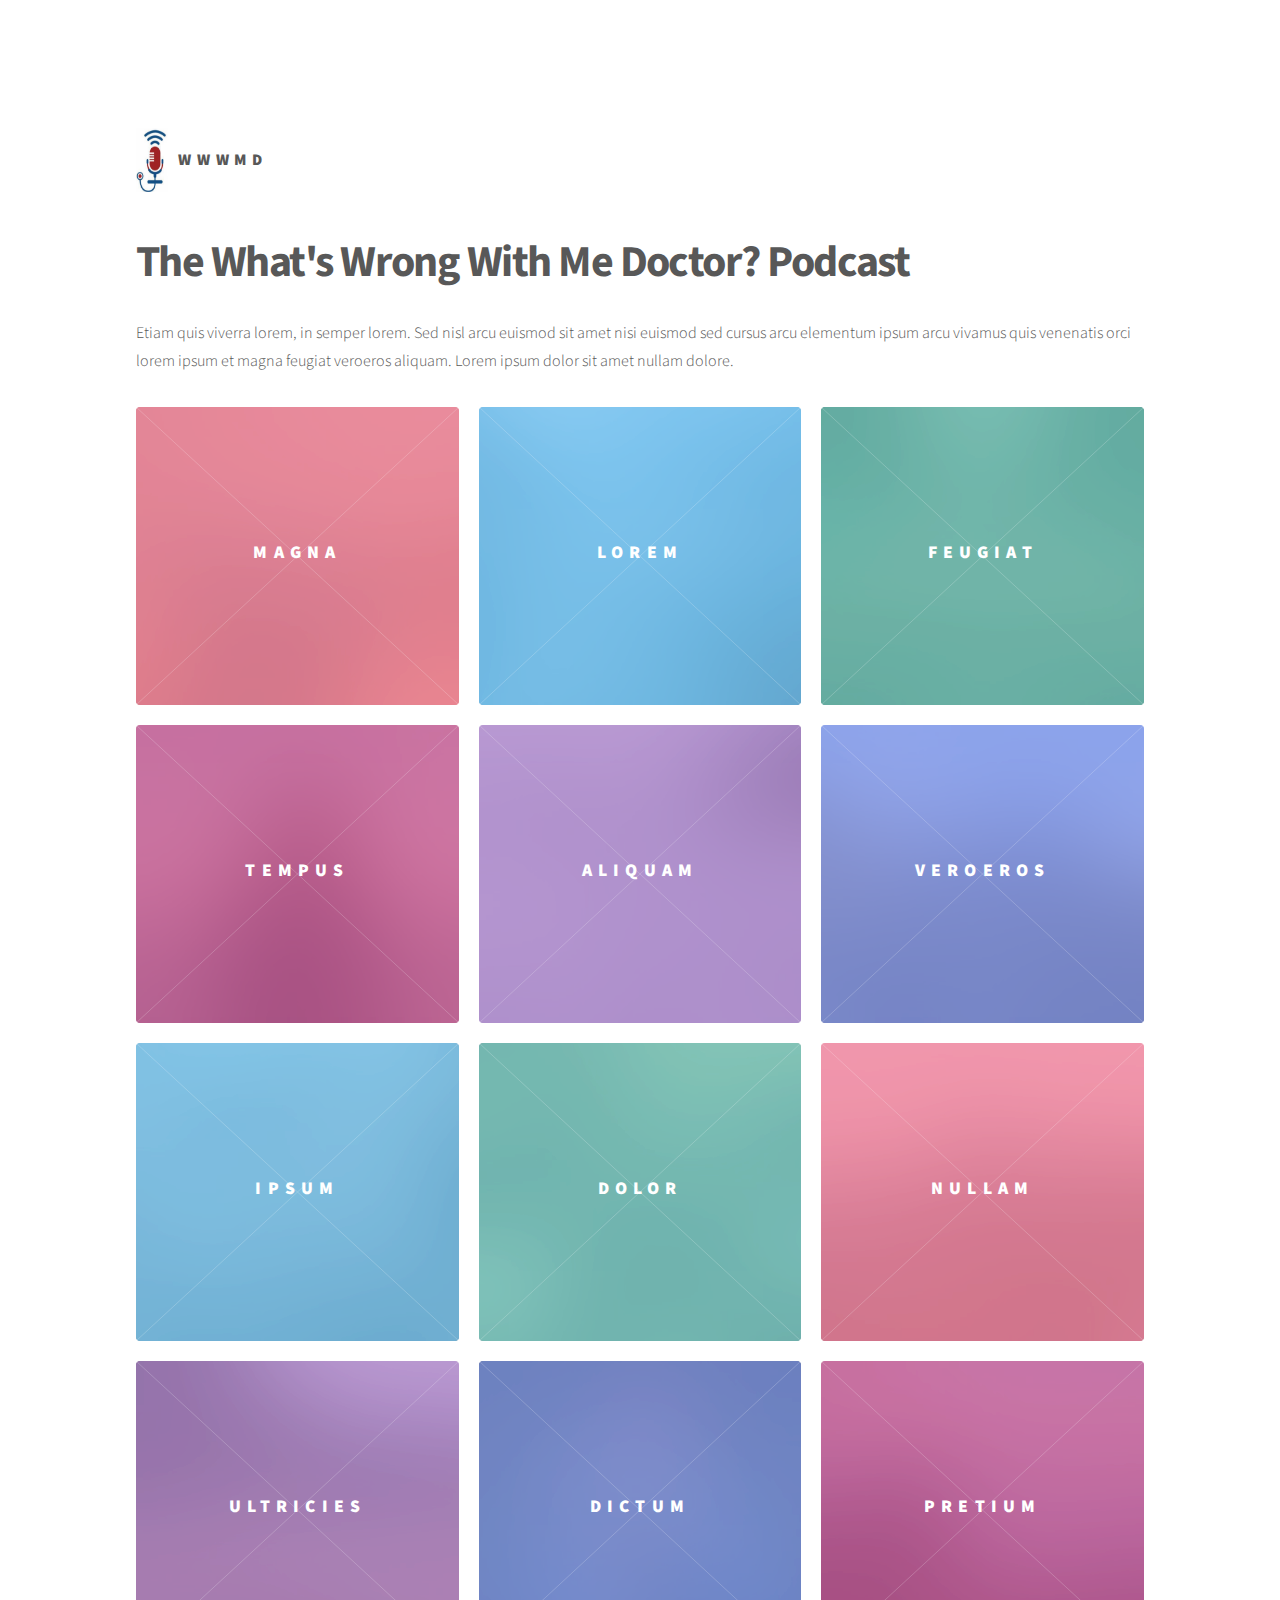
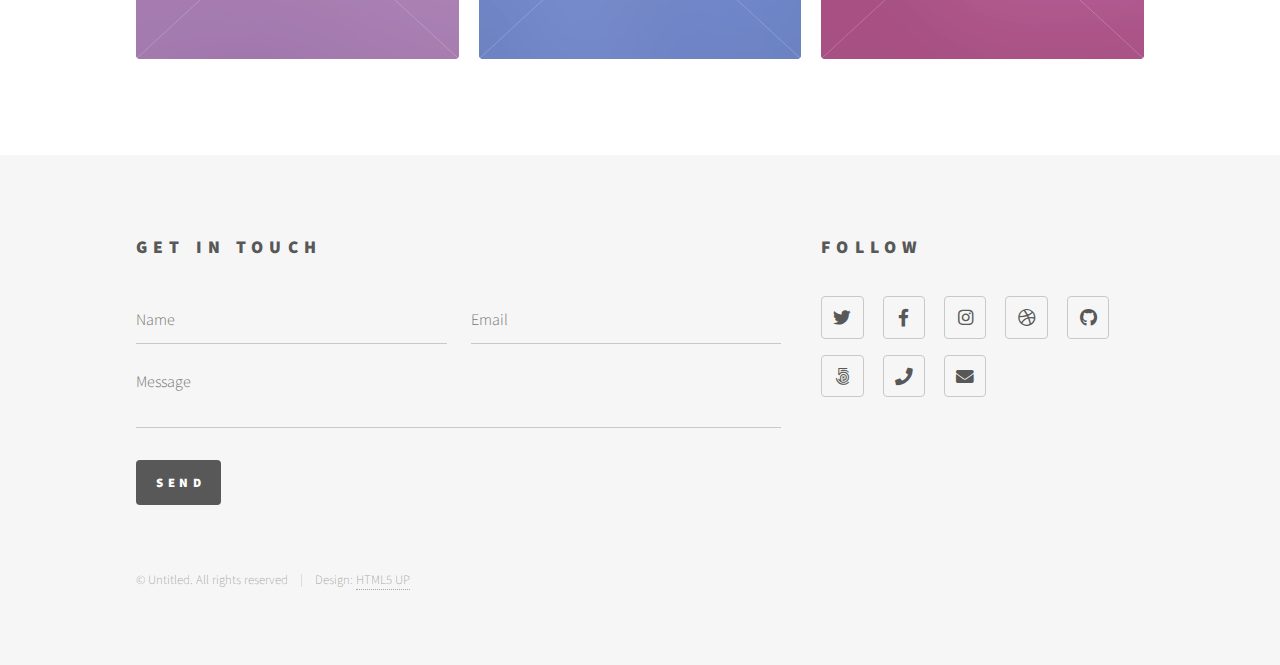
<file: Old Ideas/Phantom/index.html>
<!DOCTYPE HTML>
<!--
	Phantom by HTML5 UP
	html5up.net | @ajlkn
	Free for personal and commercial use under the CCA 3.0 license (html5up.net/license)
-->
<html>
	<head>
		<title>Whats Wrong With Me Doctor</title>
		<meta charset="utf-8" />
		<meta name="viewport" content="width=device-width, initial-scale=1, user-scalable=no" />
		<link rel="stylesheet" href="assets/css/main.css" />
		<noscript><link rel="stylesheet" href="assets/css/noscript.css" /></noscript>
	</head>
	<body class="is-preload">
		<!-- Wrapper -->
			<div id="wrapper">

				<!-- Header -->
					<header id="header">
						<div class="inner">

							<!-- Logo -->
								<a href="index.html" class="logo">
									<span class="symbol"><img src="images/WWMDmic.png" alt="" /></span><span class="title">WWWMD</span>
								</a>

							<!-- Nav
								<nav>
									<ul>
										<li><a href="#menu">Menu</a></li>
									</ul>
								</nav>
							-->
						</div>
					</header>

				<!-- Menu
					<nav id="menu">
						<h2>Menu</h2>
						<ul>
							<li><a href="index.html">Home</a></li>
							<li><a href="generic.html">Ipsum veroeros</a></li>
							<li><a href="generic.html">Tempus etiam</a></li>
							<li><a href="generic.html">Consequat dolor</a></li>
							<li><a href="elements.html">Elements</a></li>
						</ul>
					</nav>
-->
				<!-- Main -->
					<div id="main">
						<div class="inner">
							<header>
								<h1>The What's Wrong With Me Doctor? Podcast</h1>
								<p>Etiam quis viverra lorem, in semper lorem. Sed nisl arcu euismod sit amet nisi euismod sed cursus arcu elementum ipsum arcu vivamus quis venenatis orci lorem ipsum et magna feugiat veroeros aliquam. Lorem ipsum dolor sit amet nullam dolore.</p>
							</header>
							<section class="tiles">
								<article class="style1">
									<span class="image">
										<img src="images/pic01.jpg" alt="" />
									</span>
									<a href="generic.html">
										<h2>Magna</h2>
										<div class="content">
											<p>Sed nisl arcu euismod sit amet nisi lorem etiam dolor veroeros et feugiat.</p>
										</div>
									</a>
								</article>
								<article class="style2">
									<span class="image">
										<img src="images/pic02.jpg" alt="" />
									</span>
									<a href="generic.html">
										<h2>Lorem</h2>
										<div class="content">
											<p>Sed nisl arcu euismod sit amet nisi lorem etiam dolor veroeros et feugiat.</p>
										</div>
									</a>
								</article>
								<article class="style3">
									<span class="image">
										<img src="images/pic03.jpg" alt="" />
									</span>
									<a href="generic.html">
										<h2>Feugiat</h2>
										<div class="content">
											<p>Sed nisl arcu euismod sit amet nisi lorem etiam dolor veroeros et feugiat.</p>
										</div>
									</a>
								</article>
								<article class="style4">
									<span class="image">
										<img src="images/pic04.jpg" alt="" />
									</span>
									<a href="generic.html">
										<h2>Tempus</h2>
										<div class="content">
											<p>Sed nisl arcu euismod sit amet nisi lorem etiam dolor veroeros et feugiat.</p>
										</div>
									</a>
								</article>
								<article class="style5">
									<span class="image">
										<img src="images/pic05.jpg" alt="" />
									</span>
									<a href="generic.html">
										<h2>Aliquam</h2>
										<div class="content">
											<p>Sed nisl arcu euismod sit amet nisi lorem etiam dolor veroeros et feugiat.</p>
										</div>
									</a>
								</article>
								<article class="style6">
									<span class="image">
										<img src="images/pic06.jpg" alt="" />
									</span>
									<a href="generic.html">
										<h2>Veroeros</h2>
										<div class="content">
											<p>Sed nisl arcu euismod sit amet nisi lorem etiam dolor veroeros et feugiat.</p>
										</div>
									</a>
								</article>
								<article class="style2">
									<span class="image">
										<img src="images/pic07.jpg" alt="" />
									</span>
									<a href="generic.html">
										<h2>Ipsum</h2>
										<div class="content">
											<p>Sed nisl arcu euismod sit amet nisi lorem etiam dolor veroeros et feugiat.</p>
										</div>
									</a>
								</article>
								<article class="style3">
									<span class="image">
										<img src="images/pic08.jpg" alt="" />
									</span>
									<a href="generic.html">
										<h2>Dolor</h2>
										<div class="content">
											<p>Sed nisl arcu euismod sit amet nisi lorem etiam dolor veroeros et feugiat.</p>
										</div>
									</a>
								</article>
								<article class="style1">
									<span class="image">
										<img src="images/pic09.jpg" alt="" />
									</span>
									<a href="generic.html">
										<h2>Nullam</h2>
										<div class="content">
											<p>Sed nisl arcu euismod sit amet nisi lorem etiam dolor veroeros et feugiat.</p>
										</div>
									</a>
								</article>
								<article class="style5">
									<span class="image">
										<img src="images/pic10.jpg" alt="" />
									</span>
									<a href="generic.html">
										<h2>Ultricies</h2>
										<div class="content">
											<p>Sed nisl arcu euismod sit amet nisi lorem etiam dolor veroeros et feugiat.</p>
										</div>
									</a>
								</article>
								<article class="style6">
									<span class="image">
										<img src="images/pic11.jpg" alt="" />
									</span>
									<a href="generic.html">
										<h2>Dictum</h2>
										<div class="content">
											<p>Sed nisl arcu euismod sit amet nisi lorem etiam dolor veroeros et feugiat.</p>
										</div>
									</a>
								</article>
								<article class="style4">
									<span class="image">
										<img src="images/pic12.jpg" alt="" />
									</span>
									<a href="generic.html">
										<h2>Pretium</h2>
										<div class="content">
											<p>Sed nisl arcu euismod sit amet nisi lorem etiam dolor veroeros et feugiat.</p>
										</div>
									</a>
								</article>
							</section>
						</div>
					</div>

				<!-- Footer -->
					<footer id="footer">
						<div class="inner">
							<section>
								<h2>Get in touch</h2>
								<form method="post" action="#">
									<div class="fields">
										<div class="field half">
											<input type="text" name="name" id="name" placeholder="Name" />
										</div>
										<div class="field half">
											<input type="email" name="email" id="email" placeholder="Email" />
										</div>
										<div class="field">
											<textarea name="message" id="message" placeholder="Message"></textarea>
										</div>
									</div>
									<ul class="actions">
										<li><input type="submit" value="Send" class="primary" /></li>
									</ul>
								</form>
							</section>
							<section>
								<h2>Follow</h2>
								<ul class="icons">
									<li><a href="#" class="icon brands style2 fa-twitter"><span class="label">Twitter</span></a></li>
									<li><a href="#" class="icon brands style2 fa-facebook-f"><span class="label">Facebook</span></a></li>
									<li><a href="#" class="icon brands style2 fa-instagram"><span class="label">Instagram</span></a></li>
									<li><a href="#" class="icon brands style2 fa-dribbble"><span class="label">Dribbble</span></a></li>
									<li><a href="#" class="icon brands style2 fa-github"><span class="label">GitHub</span></a></li>
									<li><a href="#" class="icon brands style2 fa-500px"><span class="label">500px</span></a></li>
									<li><a href="#" class="icon solid style2 fa-phone"><span class="label">Phone</span></a></li>
									<li><a href="#" class="icon solid style2 fa-envelope"><span class="label">Email</span></a></li>
								</ul>
							</section>
							<ul class="copyright">
								<li>&copy; Untitled. All rights reserved</li><li>Design: <a href="http://html5up.net">HTML5 UP</a></li>
							</ul>
						</div>
					</footer>

			</div>

		<!-- Scripts -->
			<script src="assets/js/jquery.min.js"></script>
			<script src="assets/js/browser.min.js"></script>
			<script src="assets/js/breakpoints.min.js"></script>
			<script src="assets/js/util.js"></script>
			<script src="assets/js/main.js"></script>

	</body>
</html>
</file>
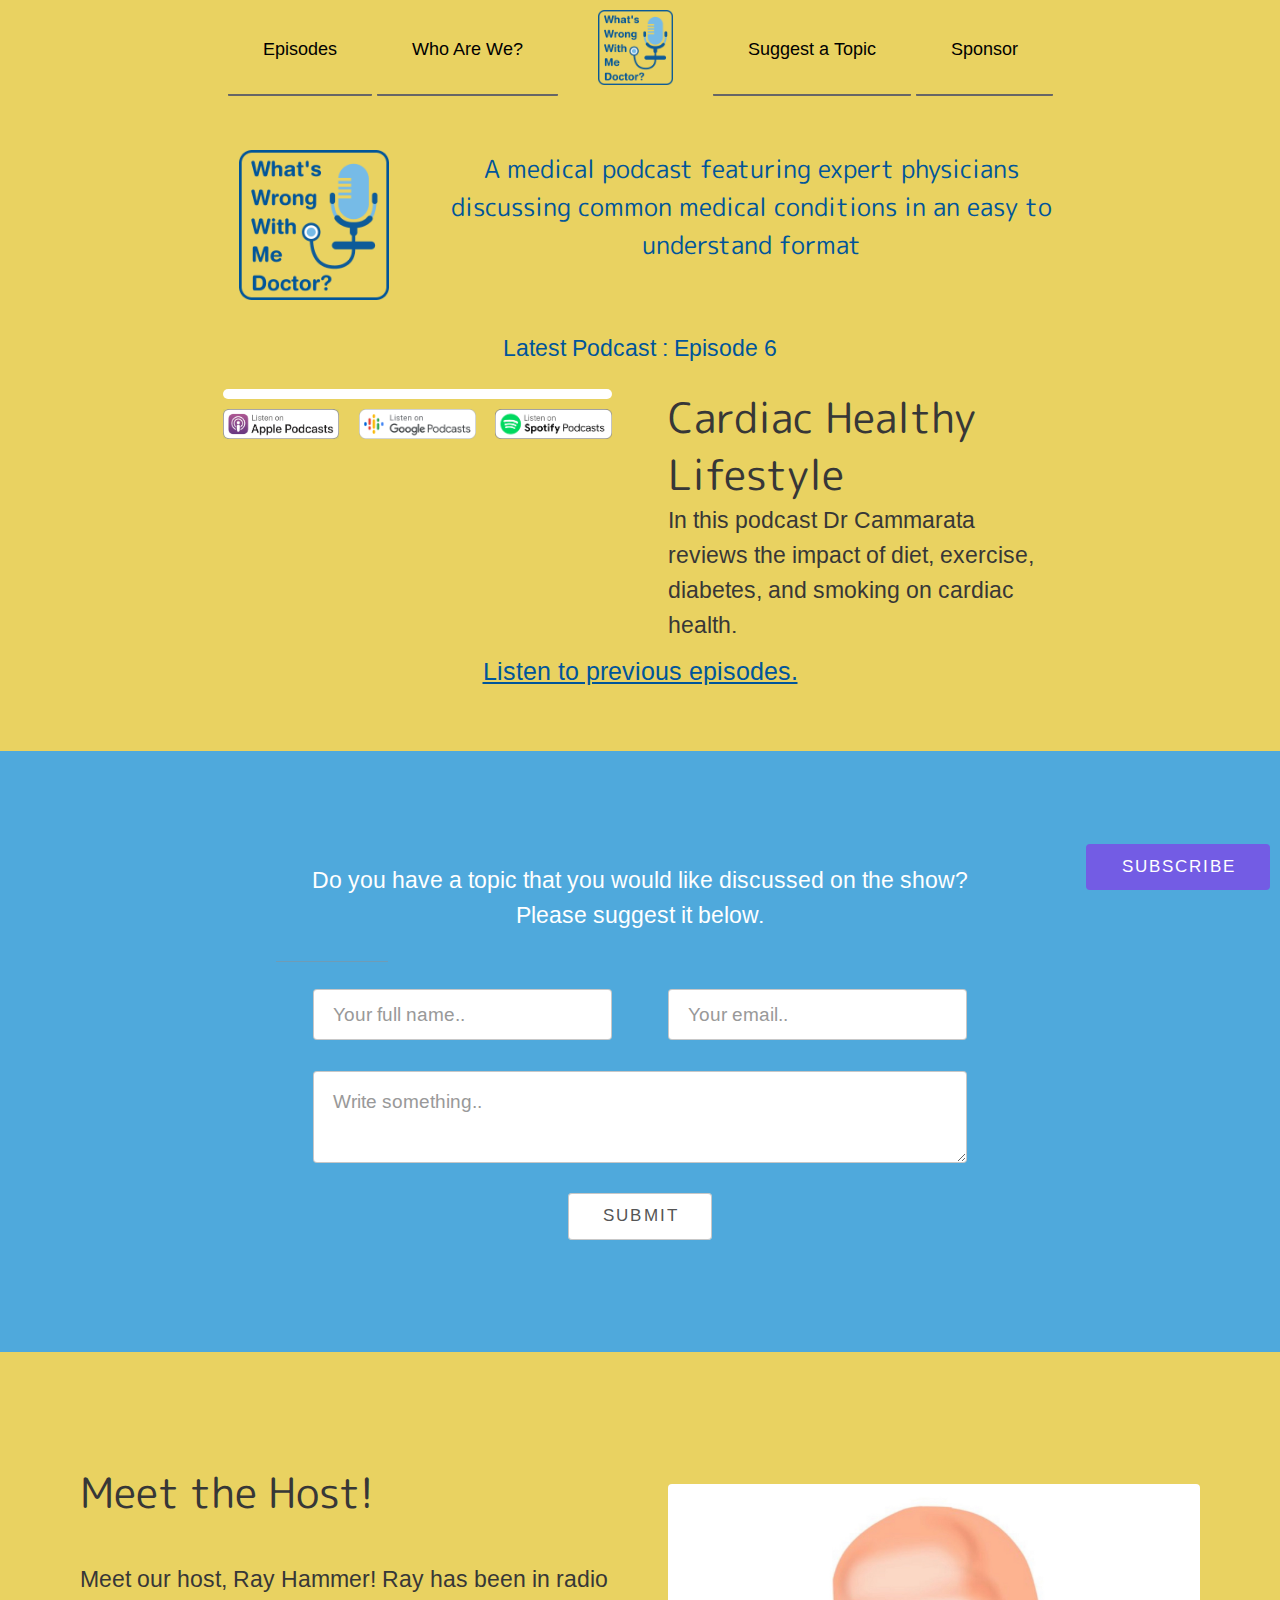
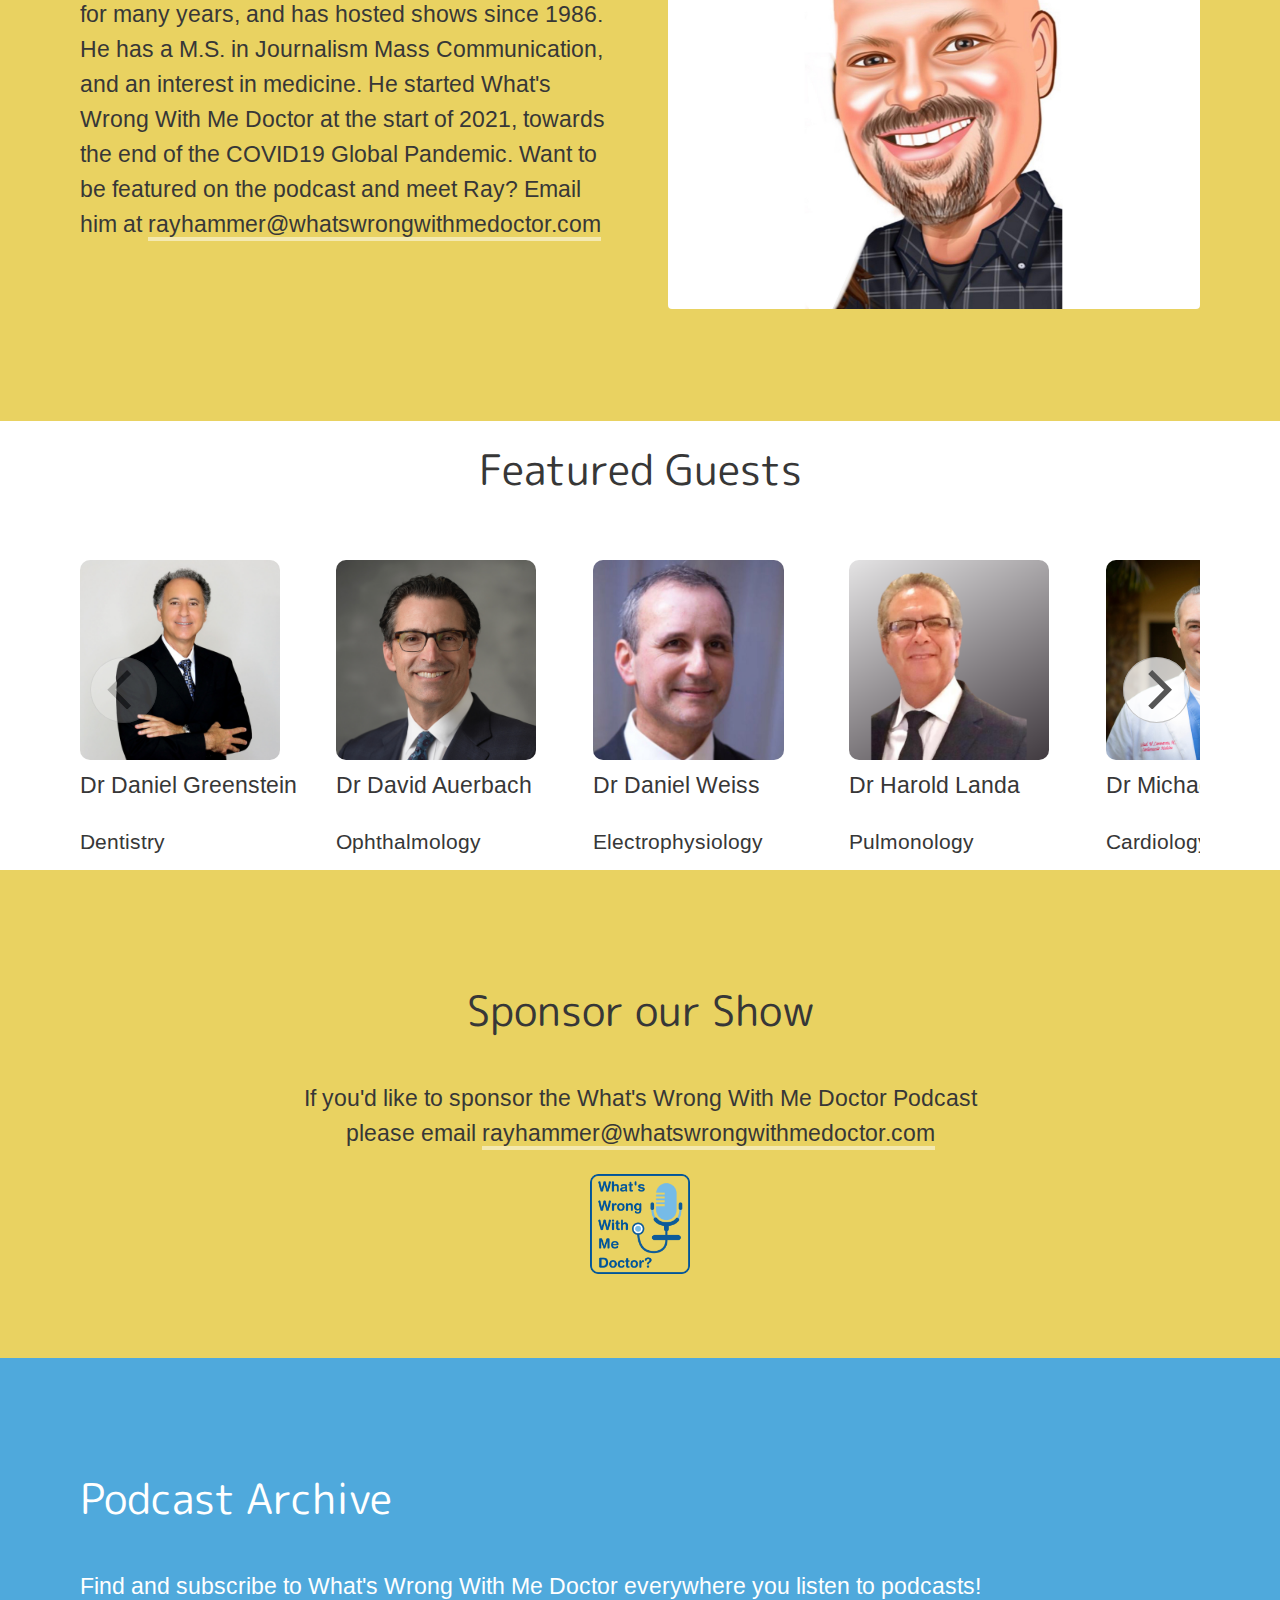
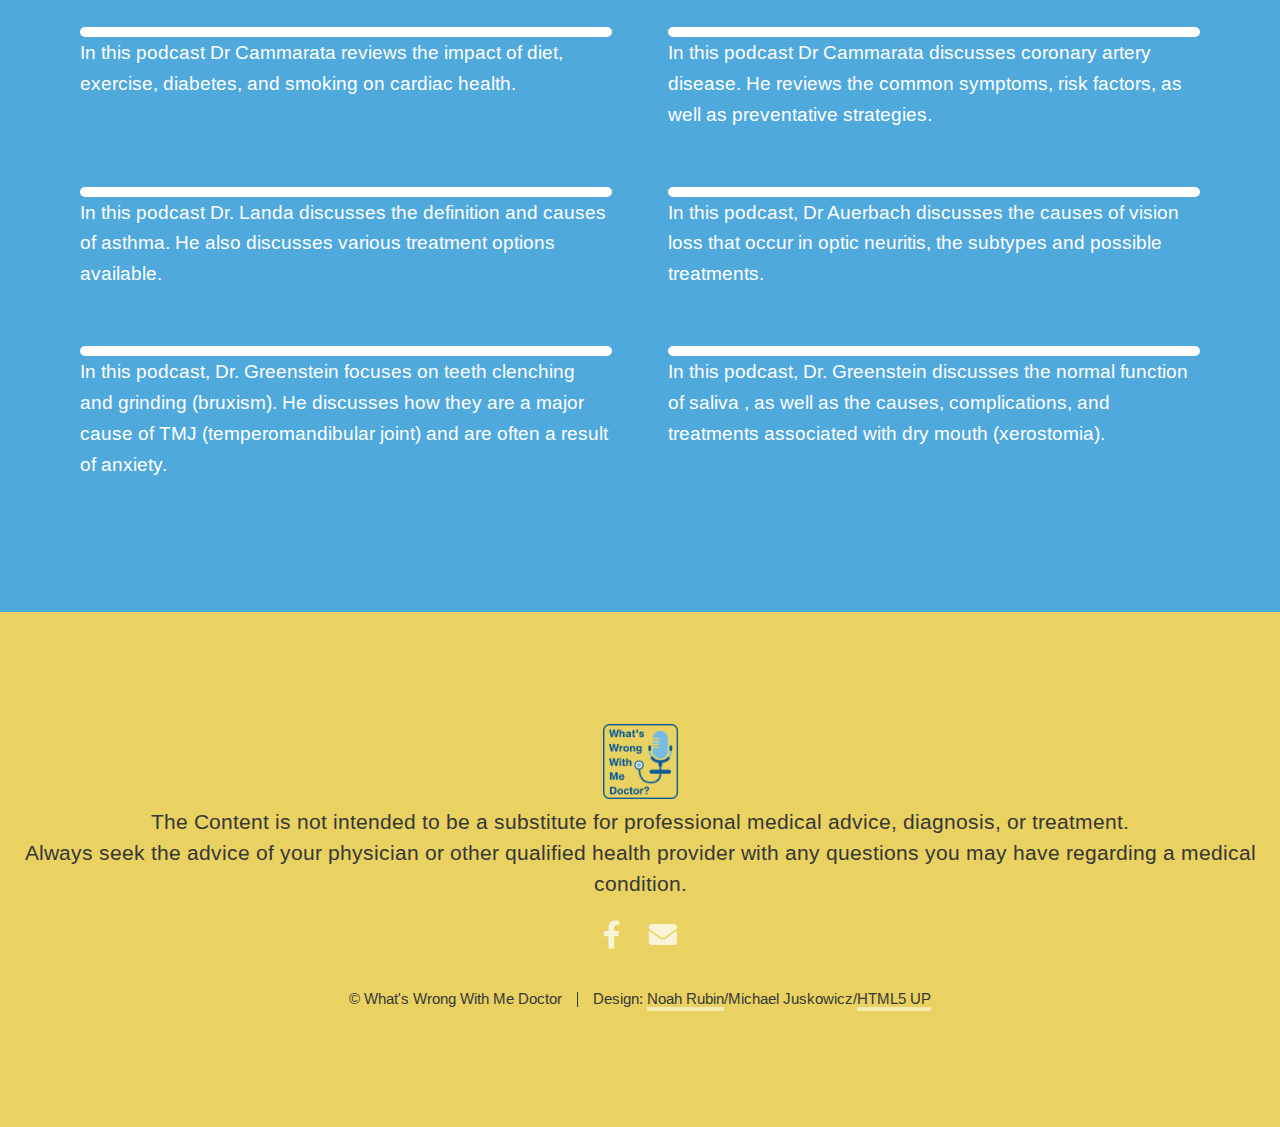
<file: WWMD Website/html5up-photon/index.html>
<?php

if($_POST["name"]) {

mail("noahgidon@gmail.com", "Here is the subject line",

$_POST["insert your message here"]. "From: noahgidon@gmaail.com");

}

?>



<!DOCTYPE HTML>
<!--
	Photon by HTML5 UP
	html5up.net | @ajlkn
	Free for personal and commercial use under the CCA 3.0 license (html5up.net/license)
-->
<html>
<meta charset="UTF-8">
<meta name="viewport" content="width=device-width, initial-scale=1">
<!--
<div class="navbar"> -->
	<!-- navbar is handled automatically by JavaScript to be consistent across pages, see mobile.js -->
<!--</div>-->
	<head>
	<!-- Global site tag (gtag.js) - Google Analytics -->
<script async src="https://www.googletagmanager.com/gtag/js?id=G-KV94FNJJEB"></script>
<script>
  window.dataLayer = window.dataLayer || [];
  function gtag(){dataLayer.push(arguments);}
  gtag('js', new Date());

  gtag('config', 'G-KV94FNJJEB');
</script>
		<title>WWWMD?</title>
		<meta charset="utf-8" />
		<meta name="viewport" content="width=device-width, initial-scale=1, user-scalable=no" />
		<link rel="stylesheet" href="assets/css/main1.css" />
		<noscript><link rel="stylesheet" href="assets/css/noscript.css" /></noscript>
		<link rel="apple-touch-icon" sizes="57x57" href="/apple-icon-57x57.png">
<link rel="apple-touch-icon" sizes="60x60" href="/apple-icon-60x60.png">
<link rel="apple-touch-icon" sizes="72x72" href="/apple-icon-72x72.png">
<link rel="apple-touch-icon" sizes="76x76" href="/apple-icon-76x76.png">
<link rel="apple-touch-icon" sizes="114x114" href="/apple-icon-114x114.png">
<link rel="apple-touch-icon" sizes="120x120" href="/apple-icon-120x120.png">
<link rel="apple-touch-icon" sizes="144x144" href="/apple-icon-144x144.png">
<link rel="apple-touch-icon" sizes="152x152" href="/apple-icon-152x152.png">
<link rel="apple-touch-icon" sizes="180x180" href="/apple-icon-180x180.png">
<link rel="icon" type="image/png" sizes="192x192"  href="/android-icon-192x192.png">
<link rel="icon" type="image/png" sizes="32x32" href="/favicon-32x32.png">
<link rel="icon" type="image/png" sizes="96x96" href="/favicon-96x96.png">
<link rel="icon" type="image/png" sizes="16x16" href="/favicon-16x16.png">
<link rel="manifest" href="/manifest.json">
<meta name="msapplication-TileColor" content="#ffffff">
<meta name="msapplication-TileImage" content="/ms-icon-144x144.png">
<meta name="theme-color" content="#ffffff">
<link rel="preconnect" href="https://fonts.gstatic.com">
<link href="https://fonts.googleapis.com/css2?family=Arimo&family=M+PLUS+Rounded+1c:wght@700&display=swap" rel="stylesheet"> 
	
	  <link rel="stylesheet" href="assets/css/flickity.css" media="screen">
	</head>
	<body class="is-preload">
			<CENTER>
			<div id="navbar" class="desktop">
			  <a href="#podcasts">Episodes</a>
			  <a href="#two">Who Are We?</a>
			  <a href="#zero" id="logo"><img height="75em" src="images/Logo.png"></img></a>
				<a href="#one">Suggest a Topic</a>
				<a href="#sponsor">Sponsor</a>
			  </div>
			</div>
			</CENTER>
		<CENTER>
			<div id="navbar" class="mobile">
			  <a href="#zero" id="logo"><img height="75em" src="images/Logo.png"></img></a>
			  </div>
			</div>
			</CENTER>
		<style>
					@media screen and (max-width: 850px) {
					  div.desktop {
						display: none;
					  }
					}
					@media screen and (min-width: 851px) {
					  div.mobile {
						display: none;
					  }
					}
		</style>
				
				
			
			<script>
// When the user scrolls down 80px from the top of the document, resize the navbar's padding and the logo's font size
var onScrollHandler = function() {
  var width = 50;
  var scrollTop = document.documentElement.scrollTop || document.body.scrollTop;
  if (scrollTop > 100) {
     width = 100;
  }
  else {
	width = 20;
  }
  document.getElementById("logo").width = width;
};
object.addEventListener ("scroll", onScrollHandler);
</script>
		<!-- Header -->
			<section id="zero" class="main style2" style="padding-top: 150px; padding-bottom: 25px;">
				<div class="inner">
						<div class="row gtr-150">
							<div class="col-2 col-12-medium">
							</div>
							<div class="col-2 col-12-medium">
							<div class="desktop">
								<img height="150em" style="float: right;" src="images/Logo.png"></img>
								</div>
							</div>
							<div class="col-6 col-12-medium" style="
   top: 50%;                         /* 3 */
   transform: translate(0, -50%) }   /* 4 */">
								<CENTER><strong><h3 style="color: #00559A; font-family: 'M PLUS Rounded 1c', sans-serif;">A medical podcast featuring expert physicians discussing common medical conditions in an easy to <br>understand format</h3></strong></CENTER>
							</div>
							<div class="col-2 col-12-medium">
							</div>
						</div>
							<br>
						<CENTER>
								<h4 style="color: #00559A;">Latest Podcast : Episode 6</h4>
								</CENTER>
							
						<div class="row gtr-150">
							<div class="col-2 col-12-medium">
							</div>
							<div class="col-4 col-12-medium">
							<div class="pics">
								<script async defer onload="redcircleIframe();" src="https://api.podcache.net/embedded-player/sh/62423862-e325-428c-8cb1-ed9b8fc5816f/ep/3101fd9d-a0c0-4b35-90a5-cd3cb22b38a5"></script>
    <div class="redcirclePlayer-3101fd9d-a0c0-4b35-90a5-cd3cb22b38a5"></div>
    <style>
    .redcircle-link:link {
        color: #ea404d;
        text-decoration: none;
    }
    .redcircle-link:hover {
        color: #ea404d;
    }
    .redcircle-link:active {
        color: #ea404d;
    }
    .redcircle-link:visited {
        color: #ea404d;
    }
</style></div>
								<img style="border-radius: 10px; float: left; position: relative; padding: 10px 0px;" src="./images/Listen-on-Apple-Podcasts-badge.jpg" width="30%"></img>
								
								<img style="border-radius: 5px; margin: 0 5%; padding: 10px 0px;"src="./images/google podcasts.png" width="30%"></img>
								<img style="border-radius: 5px; float: right; position: relative; padding: 10px 0px;"src="./images/Listen-on-Spotify-badge@2x.png" width="30%"></img>
								<br>
							</div>
							<div class="col-4 col-12-medium" style="text-align: left;">
								<strong><h1 style="color: #373737; margin:0, auto; padding:0, auto; display:inline;">Cardiac Healthy Lifestyle</h1></strong>
								<!--<hr style="color: #373737;" width="50%">-->
								<h4 style="color: #373737; margin:0;">In this podcast Dr Cammarata reviews the impact of diet, exercise, diabetes, and smoking on cardiac health.</h4>
							</div>
							<div class="col-2 col-12-medium">
							</div>
							</div>
							<CENTER>
							<strong><a href="#podcasts"><h3 style="text-decoration: underline; color: #00559A; padding: 10px">Listen to previous episodes.</h3></a></strong>
							</CENTER>
				</div>
				
			</section>
			
			
			<a href="#subscribe" style="position: fixed;
			  bottom: 10px;
			  right: 10px; z-index: 1;
			  background-color: #735CE4;" class="button primary" onclick="openForm()">SUBSCRIBE</a>
			 <style>
			 /* The popup form - hidden by default */
			.form-popup {
			  display: none;
			  position: fixed;
			  bottom: 7px;
			  right: 7px;
			  z-index: 9;
			  border-radius: 5px;
			}
			 </style>
			<div class="form-popup" id="myForm" style="background-color: #735CE4; padding: 10px;">
				
			<!-- Begin Mailchimp Signup Form -->
				<div id="mc_embed_signup">
				<form action="https://whatswrongwithmedoctor.us7.list-manage.com/subscribe/post?u=de9a2a2710f7f6cca4bd4f2bd&amp;id=369bb2fbeb" method="post" id="mc-embedded-subscribe-form" name="mc-embedded-subscribe-form" class="validate" target="_blank" novalidate>
					<div id="mc_embed_signup_scroll">
					
					<input style="background-color: #fff;" type="email" value="" name="EMAIL" class="email" id="mce-EMAIL" placeholder="email address" required>
					<!-- real people should not fill this in and expect good things - do not remove this or risk form bot signups-->
					<div style="position: absolute; left: -5000px;" aria-hidden="true"><input type="text" name="b_de9a2a2710f7f6cca4bd4f2bd_369bb2fbeb" tabindex="-1" value=""></div>
					<div class="clear"><input type="submit" class="button primary" value="Subscribe" name="subscribe" id="mc-embedded-subscribe" class="button"></div>
					</div>
				</form>
				</div>
			<a style="position: fixed; bottom: 5px; right: 15px; cursor: pointer;" onclick="closeForm()">x</a>
			</div>
  <script>
function openForm() {
  document.getElementById("myForm").style.display = "block";
}

function closeForm() {
  document.getElementById("myForm").style.display = "none";
}
</script>

		<!-- One -->
			<section id="one" class="main style1">
				<div class="container"> 
				<!--<CENTER><a href="#one" class="button scrolly" style="position: relative; top: -135px; background-color: #fff;">ASK THE DOCTORS A QUESTION OF YOUR OWN</a></CENTER>-->
					<div class="row gtr-150">
						<div class="col-2 col-12-medium">
</div>
						<div class="col-8 col-12-medium">
							<header class="major">
								<CENTER><h4>Do you have a topic that you would like discussed on the show? Please suggest it below.</h4></CENTER>
							</header>
							<form method="post" action="/action_page.php" target="_blank">
								<div class="container">
									<div class="row gtr-150">
									<div class="col-6 col-12-medium">
										<input style="background-color: #fff; color: #999;" type="text" id="fname" name="name" placeholder="Your full name.." maxlength="40">
									</div>
									<div class="col-6 col-12-medium">
										<input style="background-color: #fff; color: #999;" type="text" id="email" name="cemail" placeholder="Your email.." maxlength="40">
										<br>
									</div>
									</div>	
									<div class="row gtr-150">
									<div class="col-12 col-12-medium">
										<textarea style="background-color: #fff; color: #999;" id="subject" name="subject" placeholder="Write something.." style="height:200px" maxlength="5000"></textarea>
									</div>
									<div class="col-12 col-12-medium">
									<br>
									<!--<CENTER><p>Our responses are not a substitute for professional medical advice, diagnosis, or treatment. Always seek the advice of your physician or other qualified health provider with any questions you may have regarding a medical condition.</p></CENTER>-->
									<CENTER><input style="background-color: #fff"  type="submit" value="Submit"></CENTER>
									</div>
									</div>
										
							</form>
							
							</div>
						<div class="col-2 col-12-medium">
						</div>
					</div>
				</div>
			</section>

			<section id="two" class="main style2">
				<div class="container">
					<div class="row gtr-150">
						<div class="col-6 col-12-medium">
							
							<strong><h1 style="color: #373737;">Meet the Host!</h1></strong>
							<h4 style="color: #373737;">Meet our host, Ray Hammer! Ray has been in radio for many years, and has hosted shows since 1986. He has a M.S. in Journalism Mass Communication, and an interest in medicine. He started What's Wrong With Me Doctor at the start of 2021, towards the end of the COVID19 Global Pandemic. Want to be featured on the podcast and meet Ray? Email him at <a href="mailto:rayhammer@whatswrongwithmedoctor.com">rayhammer@whatswrongwithmedoctor.com</a></h4>

						</div>
						<div class="col-6 col-12-medium imp-medium">
							<span class="image fit" style="padding-top: 20px;"><img src="images/rayhammer.png" alt="" /></span>

							</div>
					</div>
					</div>
					</section>
					<div class="docs">
					<section id="doctors">
						<div class="container">
							<!--<br>
							<div class="row gtr-150">
								<div class="col-3 col-12-medium">
								<div class="doctor">
									<a><img src="images/greenstein.png" width="90%" style="border-radius: 10px;"></a>
								</div>
					
								<h4 style="color: #373737;">Dr Daniel Greenstein</h4>
								<h5 style="color: #373737;">Dentistry</h5>
								</div>
								<div class="col-3 col-12-medium">
								<div class="doctor">
									<a><img src="images/Auerbach.png" width="90%" style="border-radius: 10px;"></a>
									<h4 style="color: #373737;">Dr  David Auerbach</h4>
								<h5 style="color: #373737;">Ophthalmology</h5>
								</div>
								</div>
								<div class="col-3 col-12-medium">
								<div class="doctor">
									<a><img src="images/landa(1).png" width="90%" style="border-radius: 10px;"></a>
									<h4 style="color: #373737;">Dr Harold Landa</h4>
								<h5 style="color: #373737;">Pulmonology</h5>
								</div>
								</div>
								<div class="col-3 col-12-medium">
								<div class="doctor">
									<a><img src="images/Weiss.png" width="90%" style="border-radius: 10px;"></a>
									<h4 style="color: #373737;">Dr Daniel Weiss</h4>
								<h5 style="color: #373737;">Electrophysiology</h5>
								</div>
								</div>
								
							</div>-->
							<CENTER><strong><h1 style="color: #373737; padding-top: 20px;">Featured Guests</h1></strong></CENTER>
									<div style="height:300px; padding-top: 20px;" class="carousel" data-flickity='{ "groupCells": true, "freeScroll": true, "contain": true, "prevNextButtons": true, "pageDots": false }'>
									  <div class="carousel-cell">
										<img src="images/greenstein.png" style="height:200px; border-radius: 10px;">
										<h4 style="color: #373737;">Dr Daniel Greenstein</h4>
										<h5 style="color: #373737;">Dentistry</h5>
									</div>
									   <div class="carousel-cell">
										<img src="images/Auerbach.png" style="height:200px; border-radius: 10px;">
										<h4 style="color: #373737;">Dr  David Auerbach</h4>
										<h5 style="color: #373737;">Ophthalmology</h5>
									</div>
									<div class="carousel-cell">
										<img src="images/Weiss.png" style="height:200px; border-radius: 10px;">
										<h4 style="color: #373737;">Dr Daniel Weiss</h4>
										<h5 style="color: #373737;">Electrophysiology</h5>
									</div>
									   <div class="carousel-cell">
										<img src="images/landa(1).png" style="height:200px; border-radius: 10px;">
										<h4 style="color: #373737;">Dr Harold Landa</h4>
										<h5 style="color: #373737;">Pulmonology</h5>
									</div>
									<div class="carousel-cell">
										<img src="images/MichaelCammarata.jpg" style="height:200px; border-radius: 10px;">
										<h4 style="color: #373737;">Dr Michael Cammarata</h4>
										<h5 style="color: #373737;">Cardiology</h5>
									</div>
									</div>
						</div>
				
					</section>
					</div>
					<div class="mobile">
					</div>
					<style>
					@media screen and (max-width: 1000px) {
					  div.docs {
						display: none;
					  }
					}
					@media screen and (min-width: 851px) {
					  div.mobile {
						display: none;
					  }
					}
					</style>
					<br>
					<section id="sponsor" class="main style2">
					<div class="container">
					<CENTER><strong><h1 style="color: #373737;">Sponsor our Show</h1></strong></CENTER>
					<div class="row gtr-150">
						<div class="col-2 col-12-medium">
						</div>
						<div class="col-8 col-12-medium">
						<CENTER><h4 style="color: #373737;">If you'd like to sponsor the What's Wrong With Me Doctor Podcast please email <a href="mailto:rayhammer@whatswrongwithmedoctor.com">rayhammer@whatswrongwithmedoctor.com</a></h4><img height="100em" src="images/Logo.png"></img></CENTER>
						</div>
						<div class="col-2 col-12-medium">
								<!--<CENTER><img height="200em" src="images/WWWMD-mic.png"></CENTER>-->
						</div>
					</div>
				</div>
			</section>
		<!-- Three -->
			<section id="podcasts" class="main style1">
				<div class="container">
						<strong><h1 style="color: #fff;">Podcast Archive</h1></strong>
					<h4>Find and subscribe to What's Wrong With Me Doctor everywhere you listen to podcasts!</h4>
					<!--<input type="text" id="myInput" onkeyup="myFunction()" placeholder="Search for podcasts..." title="Type in a name" style="background: #fff;">-->
					
					<ul id="podcasts" style="list-style-type: none; margin:0; padding:0;">
					<div class="row gtr-150">
					<div class="col-6 col-12-medium" style="padding-bottom: 20px;">
							<div class="pics">
							<script async defer onload="redcircleIframe();" src="https://api.podcache.net/embedded-player/sh/62423862-e325-428c-8cb1-ed9b8fc5816f/ep/3101fd9d-a0c0-4b35-90a5-cd3cb22b38a5"></script>
    <div class="redcirclePlayer-3101fd9d-a0c0-4b35-90a5-cd3cb22b38a5"></div>
    <style>
    .redcircle-link:link {
        color: #ea404d;
        text-decoration: none;
    }
    .redcircle-link:hover {
        color: #ea404d;
    }
    .redcircle-link:active {
        color: #ea404d;
    }
    .redcircle-link:visited {
        color: #ea404d;
    }
</style></div>
						<!---6--><p>In this podcast Dr Cammarata reviews the impact of diet, exercise, diabetes, and smoking on cardiac health.</p>
						</div>
						<div class="col-6 col-12-medium" style="padding-bottom: 20px;">
							<div class="pics">
							<script async defer onload="redcircleIframe();" src="https://api.podcache.net/embedded-player/sh/62423862-e325-428c-8cb1-ed9b8fc5816f/ep/2993f1f2-5004-4904-b0a5-2ddf4e1e58be"></script>
    <div class="redcirclePlayer-2993f1f2-5004-4904-b0a5-2ddf4e1e58be"></div>
    <style>
    .redcircle-link:link {
        color: #ea404d;
        text-decoration: none;
    }
    .redcircle-link:hover {
        color: #ea404d;
    }
    .redcircle-link:active {
        color: #ea404d;
    }
    .redcircle-link:visited {
        color: #ea404d;
    }
</style></div>
						<!--5--><p>In this podcast Dr Cammarata discusses coronary artery disease. He reviews the common symptoms, risk factors, as well as preventative strategies.</p>
						</div>
						<div class="col-6 col-12-medium" style="padding-bottom: 20px;">
							<div class="pics">
							<script async defer onload="redcircleIframe();" src="https://api.podcache.net/embedded-player/sh/62423862-e325-428c-8cb1-ed9b8fc5816f/ep/35239aa3-aec2-4271-b872-658df51c12e0"></script>
							<div class="redcirclePlayer-35239aa3-aec2-4271-b872-658df51c12e0"></div>
							<style>
							.redcircle-link:link {
								color: #ea404d;
								text-decoration: none;
							}
							.redcircle-link:hover {
								color: #ea404d;
							}
							.redcircle-link:active {
								color: #ea404d;
							}
							.redcircle-link:visited {
								color: #ea404d;
							}
							.pics{
								border-radius: 10px;
								overflow: hidden;
								background-color: #fff;
								border-style: solid;
								border-width: 5px;

													}
						</style></div>
						<!--4--><p>In this podcast Dr. Landa discusses the definition and causes of asthma. He also discusses various treatment options available.</p>
						</div>
						<div class="col-6 col-12-medium" style="padding-bottom: 20px;">
						<div class="pics">
							<script async defer onload="redcircleIframe();" src="https://api.podcache.net/embedded-player/sh/62423862-e325-428c-8cb1-ed9b8fc5816f/ep/6d007948-58ee-41b0-8c4e-8fe301cc4b1d"></script>
						<div class="redcirclePlayer-6d007948-58ee-41b0-8c4e-8fe301cc4b1d"></div>
						<style>
						.redcircle-link:link {
							color: #ea404d;
							text-decoration: none;
						}
						.redcircle-link:hover {
							color: #ea404d;
						}
						.redcircle-link:active {
						color: #ea404d;
					}
					.redcircle-link:visited {
						color: #ea404d;
					}
				</style>
				</div>
			<!--3-->	<p>In this podcast, Dr Auerbach discusses the causes of vision loss that occur in optic neuritis, the subtypes and possible treatments.</p>
											</div>
					<!--</div>
					<div class="row gtr-150">-->
					
						<div class="col-6 col-12-medium" style="padding-bottom: 20px;"><div class="pics">
							<script async defer onload="redcircleIframe();" src="https://api.podcache.net/embedded-player/sh/62423862-e325-428c-8cb1-ed9b8fc5816f/ep/699f526f-2b3f-4c04-bbf7-cd5af08fccf0"></script>
							<div class="redcirclePlayer-699f526f-2b3f-4c04-bbf7-cd5af08fccf0"></div>
							<style>
							.redcircle-link:link {
								color: #ea404d;
								text-decoration: none;
							}
							.redcircle-link:hover {
								color: #ea404d;
							}
							.redcircle-link:active {
								color: #ea404d;
							}
							.redcircle-link:visited {
								color: #ea404d;
							}
						</style></div>
<!--2--><p>In this podcast, Dr. Greenstein focuses on teeth clenching and grinding (bruxism). He discusses how they are a major cause of TMJ (temperomandibular joint) and are often a result of anxiety. </p>
						</div>
						<div class="col-6 col-12-medium" style="padding-bottom: 20px;"><div class="pics">
							<script async defer onload="redcircleIframe();" src="https://api.podcache.net/embedded-player/sh/62423862-e325-428c-8cb1-ed9b8fc5816f/ep/3e27dcb5-338f-4e3c-b7c3-1327c16b9c4b"></script>
						<div  class="redcirclePlayer-3e27dcb5-338f-4e3c-b7c3-1327c16b9c4b"></div>
						<style>
						.redcircle-link:link {
							color: #ea404d;
							text-decoration: none;
						}
						.redcircle-link:hover {
							color: #ea404d;
						}
						.redcircle-link:active {
							color: #ea404d;
						}
						.redcircle-link:visited {
							color: #ea404d;
						}
					</style></div>
<!--1--><p>In this podcast, Dr. Greenstein discusses the normal function of saliva , as well as the causes, complications, and treatments associated with dry mouth (xerostomia). </p>
						</div>
					</div>
				</ul>
				</div>
			</section>
			<script>
			function myFunction() {
			    var input, filter, ul, li, a, i, txtValue;
			    input = document.getElementById("myInput");
			    filter = input.value.toUpperCase();
			    ul = document.getElementById("podcasts");
			    li = ul.getElementsByTagName("li");
			    for (i = 0; i < li.length; i++) {
			        a = li[i].getElementsByTagName("a")[0];
			        txtValue = a.textContent || a.innerText;
			        if (txtValue.toUpperCase().indexOf(filter) > -1) {
			            li[i].style.display = "";
			        } else {
			            li[i].style.display = "none";
			        }
			    }
			}
			</script>
			
		<!-- Four -->

		
		<!-- Footer -->
			<section id="footer">
					<CENTER><img height="75em" src="images/Logo.png"></img></CENTER>
				
				<h5 style="color: #373737;">The Content is not intended to be a substitute for professional medical advice, diagnosis, or treatment.<br>Always seek the advice of your physician or other qualified health provider with any questions you may have regarding a medical condition.</h5>
				<ul class="icons">
					<!--<li><a href="#" class="icon brands alt fa-twitter"><span class="label">Twitter</span></a></li>-->
					<li><a href="#" class="icon brands alt fa-facebook-f"><span class="label">Facebook</span></a></li>
					<!--<li><a href="#" class="icon brands alt fa-instagram"><span class="label">Instagram</span></a></li>-->
					<li><a href="mailto:rayhammer@whatswrongwithmedoctor" class="icon solid alt fa-envelope"><span class="label">Email</span></a></li>
				</ul>
				<ul class="copyright">
					<li style="color: #373737;">&copy; What's Wrong With Me Doctor</li><li style="color: #373737;">Design: <a href="mailto:noahgidon@gmail.com">Noah Rubin</a>/Michael Juskowicz/<a href="http://html5up.net">HTML5 UP</a></li>
				</ul>
				
			</section>

		<!-- Scripts -->
			<script src="assets/js/jquery.min.js"></script>
			<script src="assets/js/jquery.scrolly.min.js"></script>
			<script src="assets/js/browser.min.js"></script>
			<script src="assets/js/breakpoints.min.js"></script>
			<script src="assets/js/util.js"></script>
			<script src="assets/js/main.js"></script>
			<script src="assets/js/flickity.pkgd.min.js"></script>

<!-- Footer (edit footer.js to edit content of footer)-->
<!-- Mobile compatibility -->
<!--<script src="./assets/js/mobile.js"></script>-->
	</body>
</html>
</file>
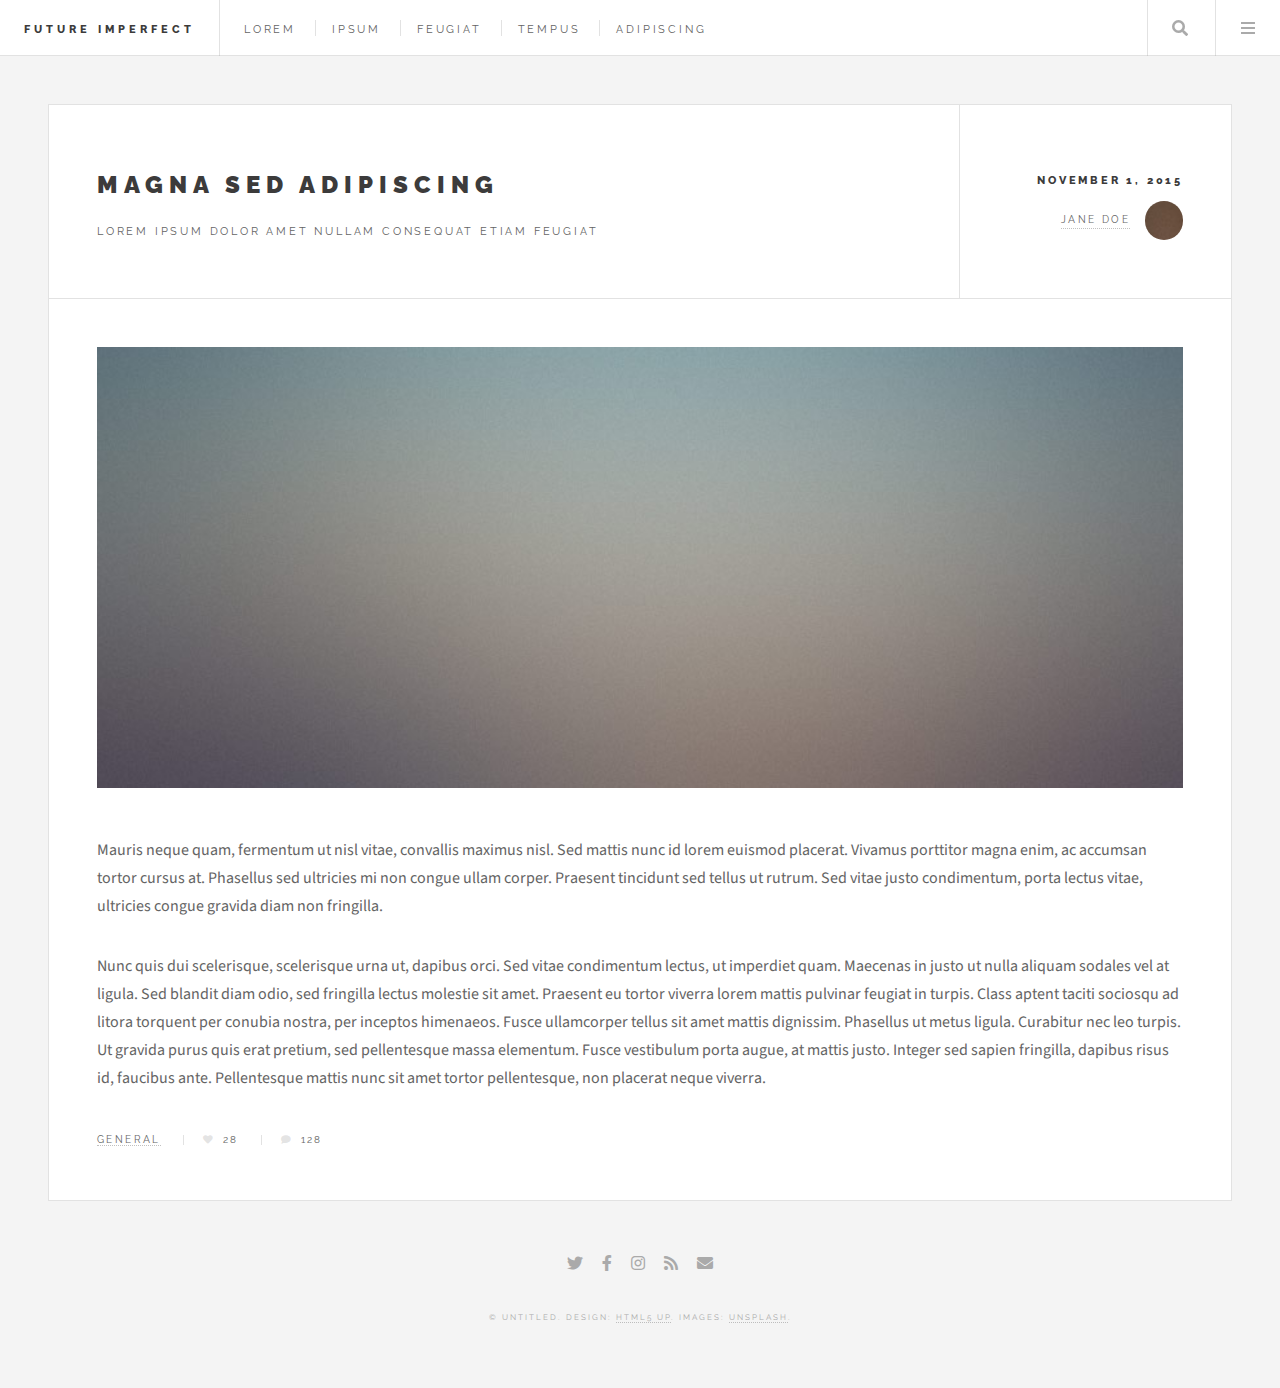
<file: Old Ideas/html5up-future-imperfect/single.html>
<!DOCTYPE HTML>
<!--
	Future Imperfect by HTML5 UP
	html5up.net | @ajlkn
	Free for personal and commercial use under the CCA 3.0 license (html5up.net/license)
-->
<html>
	<head>
		<title>Single - Future Imperfect by HTML5 UP</title>
		<meta charset="utf-8" />
		<meta name="viewport" content="width=device-width, initial-scale=1, user-scalable=no" />
		<link rel="stylesheet" href="assets/css/main.css" />
	</head>
	<body class="single is-preload">

		<!-- Wrapper -->
			<div id="wrapper">

				<!-- Header -->
					<header id="header">
						<h1><a href="index.html">Future Imperfect</a></h1>
						<nav class="links">
							<ul>
								<li><a href="#">Lorem</a></li>
								<li><a href="#">Ipsum</a></li>
								<li><a href="#">Feugiat</a></li>
								<li><a href="#">Tempus</a></li>
								<li><a href="#">Adipiscing</a></li>
							</ul>
						</nav>
						<nav class="main">
							<ul>
								<li class="search">
									<a class="fa-search" href="#search">Search</a>
									<form id="search" method="get" action="#">
										<input type="text" name="query" placeholder="Search" />
									</form>
								</li>
								<li class="menu">
									<a class="fa-bars" href="#menu">Menu</a>
								</li>
							</ul>
						</nav>
					</header>

				<!-- Menu -->
					<section id="menu">

						<!-- Search -->
							<section>
								<form class="search" method="get" action="#">
									<input type="text" name="query" placeholder="Search" />
								</form>
							</section>

						<!-- Links -->
							<section>
								<ul class="links">
									<li>
										<a href="#">
											<h3>Lorem ipsum</h3>
											<p>Feugiat tempus veroeros dolor</p>
										</a>
									</li>
									<li>
										<a href="#">
											<h3>Dolor sit amet</h3>
											<p>Sed vitae justo condimentum</p>
										</a>
									</li>
									<li>
										<a href="#">
											<h3>Feugiat veroeros</h3>
											<p>Phasellus sed ultricies mi congue</p>
										</a>
									</li>
									<li>
										<a href="#">
											<h3>Etiam sed consequat</h3>
											<p>Porta lectus amet ultricies</p>
										</a>
									</li>
								</ul>
							</section>

						<!-- Actions -->
							<section>
								<ul class="actions stacked">
									<li><a href="#" class="button large fit">Log In</a></li>
								</ul>
							</section>

					</section>

				<!-- Main -->
					<div id="main">

						<!-- Post -->
							<article class="post">
								<header>
									<div class="title">
										<h2><a href="#">Magna sed adipiscing</a></h2>
										<p>Lorem ipsum dolor amet nullam consequat etiam feugiat</p>
									</div>
									<div class="meta">
										<time class="published" datetime="2015-11-01">November 1, 2015</time>
										<a href="#" class="author"><span class="name">Jane Doe</span><img src="images/avatar.jpg" alt="" /></a>
									</div>
								</header>
								<span class="image featured"><img src="images/pic01.jpg" alt="" /></span>
								<p>Mauris neque quam, fermentum ut nisl vitae, convallis maximus nisl. Sed mattis nunc id lorem euismod placerat. Vivamus porttitor magna enim, ac accumsan tortor cursus at. Phasellus sed ultricies mi non congue ullam corper. Praesent tincidunt sed tellus ut rutrum. Sed vitae justo condimentum, porta lectus vitae, ultricies congue gravida diam non fringilla.</p>
								<p>Nunc quis dui scelerisque, scelerisque urna ut, dapibus orci. Sed vitae condimentum lectus, ut imperdiet quam. Maecenas in justo ut nulla aliquam sodales vel at ligula. Sed blandit diam odio, sed fringilla lectus molestie sit amet. Praesent eu tortor viverra lorem mattis pulvinar feugiat in turpis. Class aptent taciti sociosqu ad litora torquent per conubia nostra, per inceptos himenaeos. Fusce ullamcorper tellus sit amet mattis dignissim. Phasellus ut metus ligula. Curabitur nec leo turpis. Ut gravida purus quis erat pretium, sed pellentesque massa elementum. Fusce vestibulum porta augue, at mattis justo. Integer sed sapien fringilla, dapibus risus id, faucibus ante. Pellentesque mattis nunc sit amet tortor pellentesque, non placerat neque viverra. </p>
								<footer>
									<ul class="stats">
										<li><a href="#">General</a></li>
										<li><a href="#" class="icon solid fa-heart">28</a></li>
										<li><a href="#" class="icon solid fa-comment">128</a></li>
									</ul>
								</footer>
							</article>

					</div>

				<!-- Footer -->
					<section id="footer">
						<ul class="icons">
							<li><a href="#" class="icon brands fa-twitter"><span class="label">Twitter</span></a></li>
							<li><a href="#" class="icon brands fa-facebook-f"><span class="label">Facebook</span></a></li>
							<li><a href="#" class="icon brands fa-instagram"><span class="label">Instagram</span></a></li>
							<li><a href="#" class="icon solid fa-rss"><span class="label">RSS</span></a></li>
							<li><a href="#" class="icon solid fa-envelope"><span class="label">Email</span></a></li>
						</ul>
						<p class="copyright">&copy; Untitled. Design: <a href="http://html5up.net">HTML5 UP</a>. Images: <a href="http://unsplash.com">Unsplash</a>.</p>
					</section>

			</div>

		<!-- Scripts -->
			<script src="assets/js/jquery.min.js"></script>
			<script src="assets/js/browser.min.js"></script>
			<script src="assets/js/breakpoints.min.js"></script>
			<script src="assets/js/util.js"></script>
			<script src="assets/js/main.js"></script>

	</body>
</html>
</file>
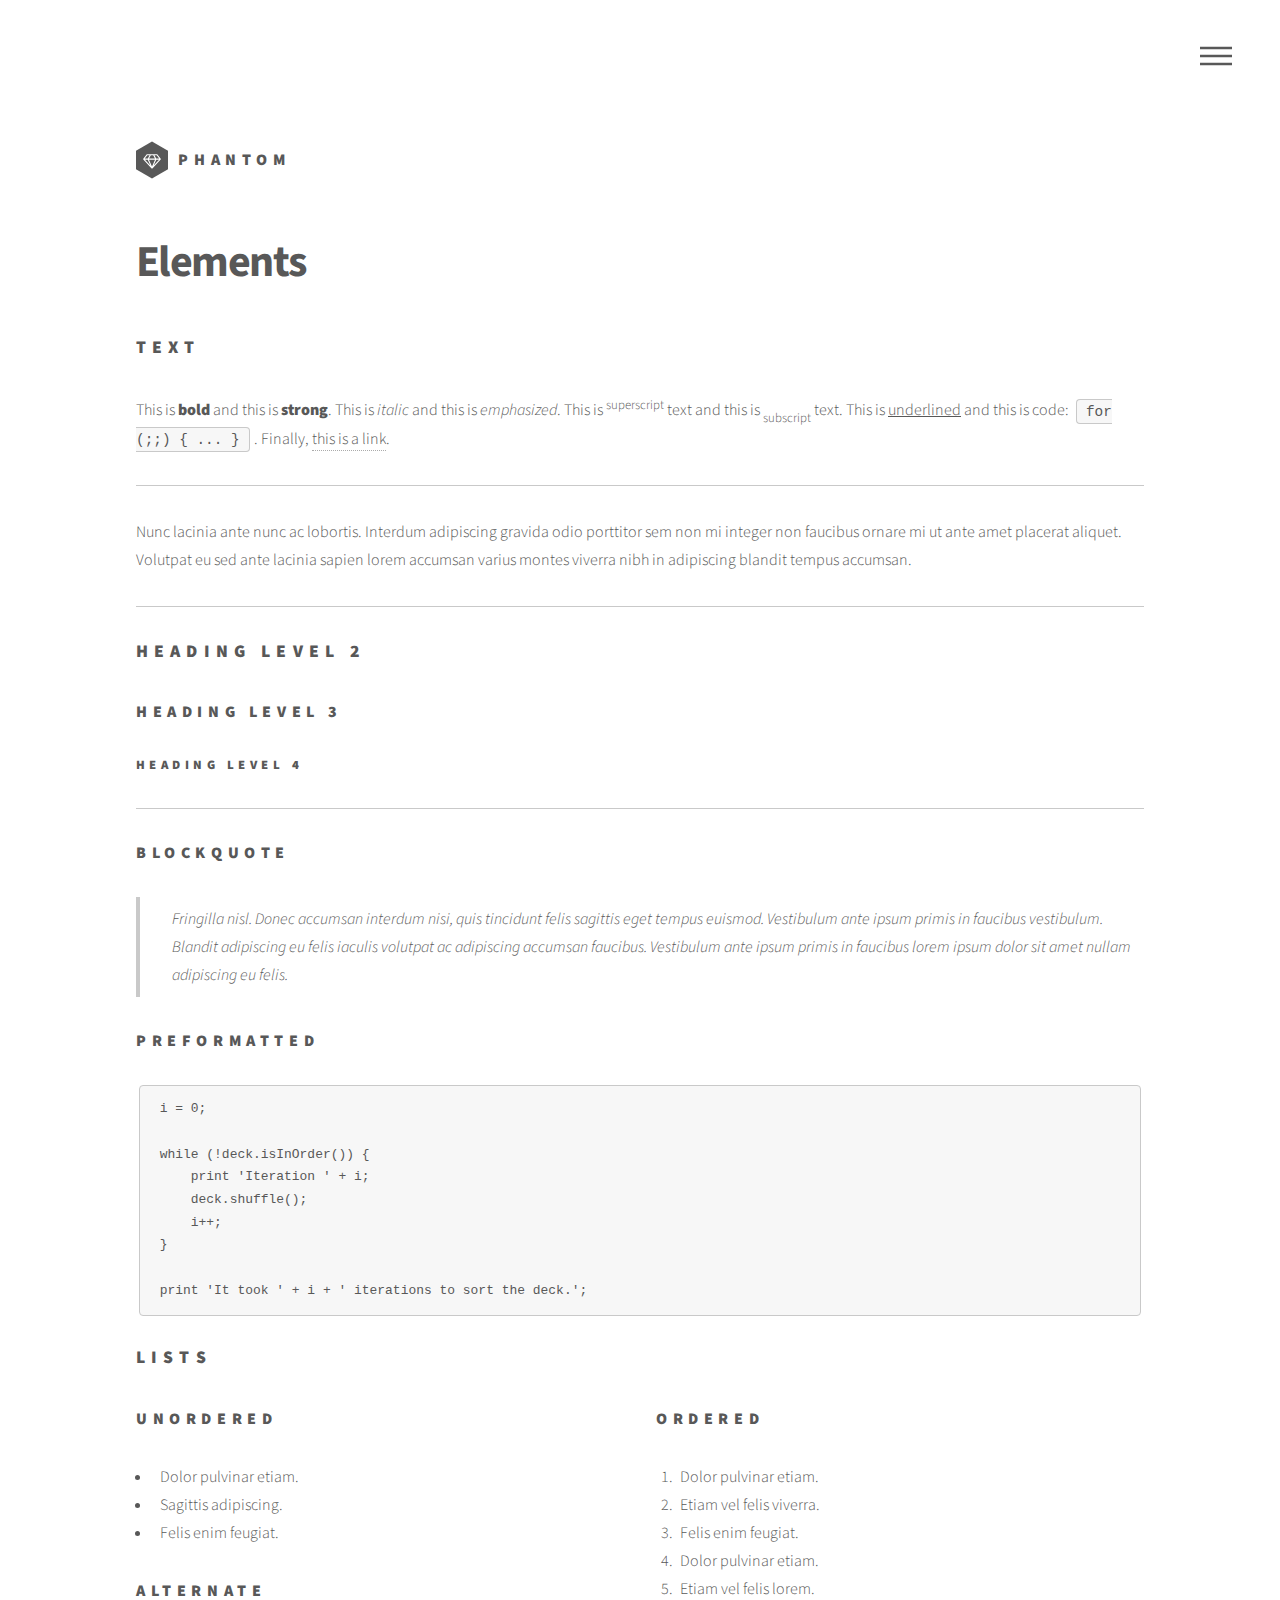
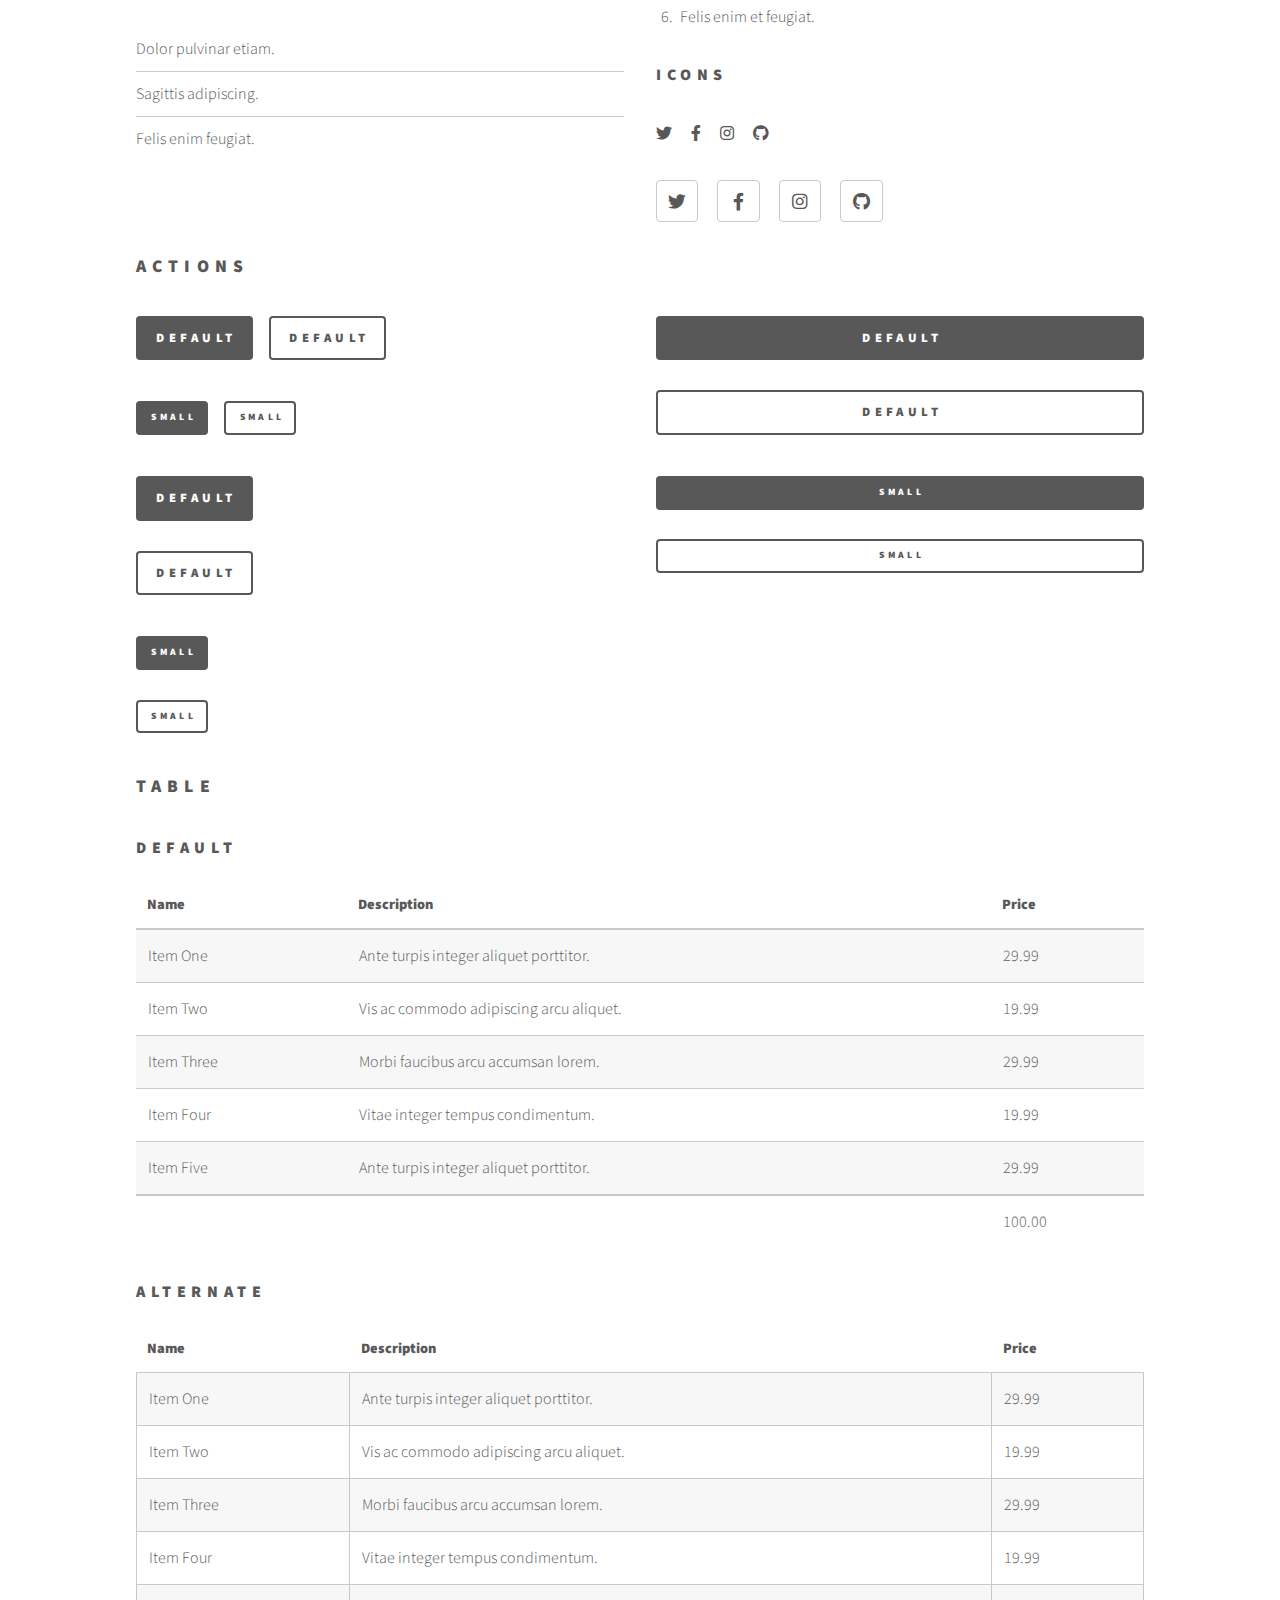
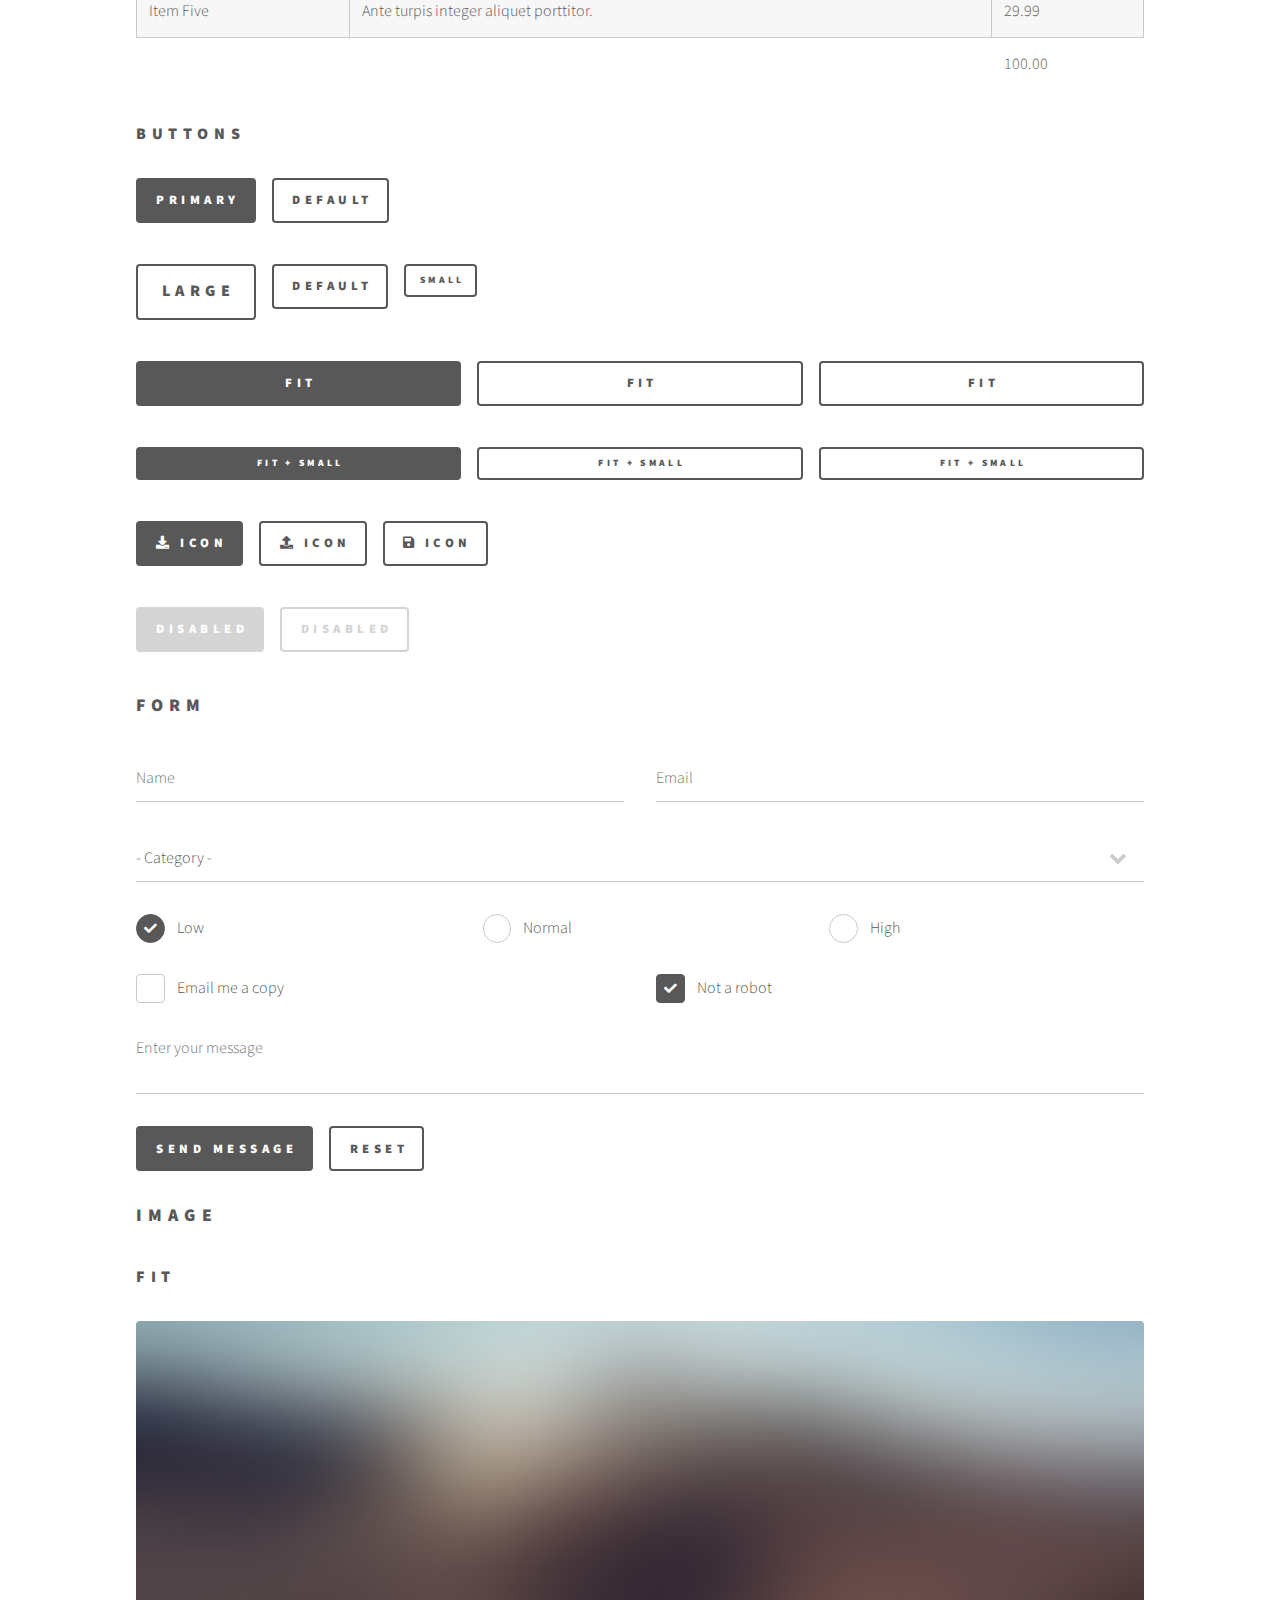
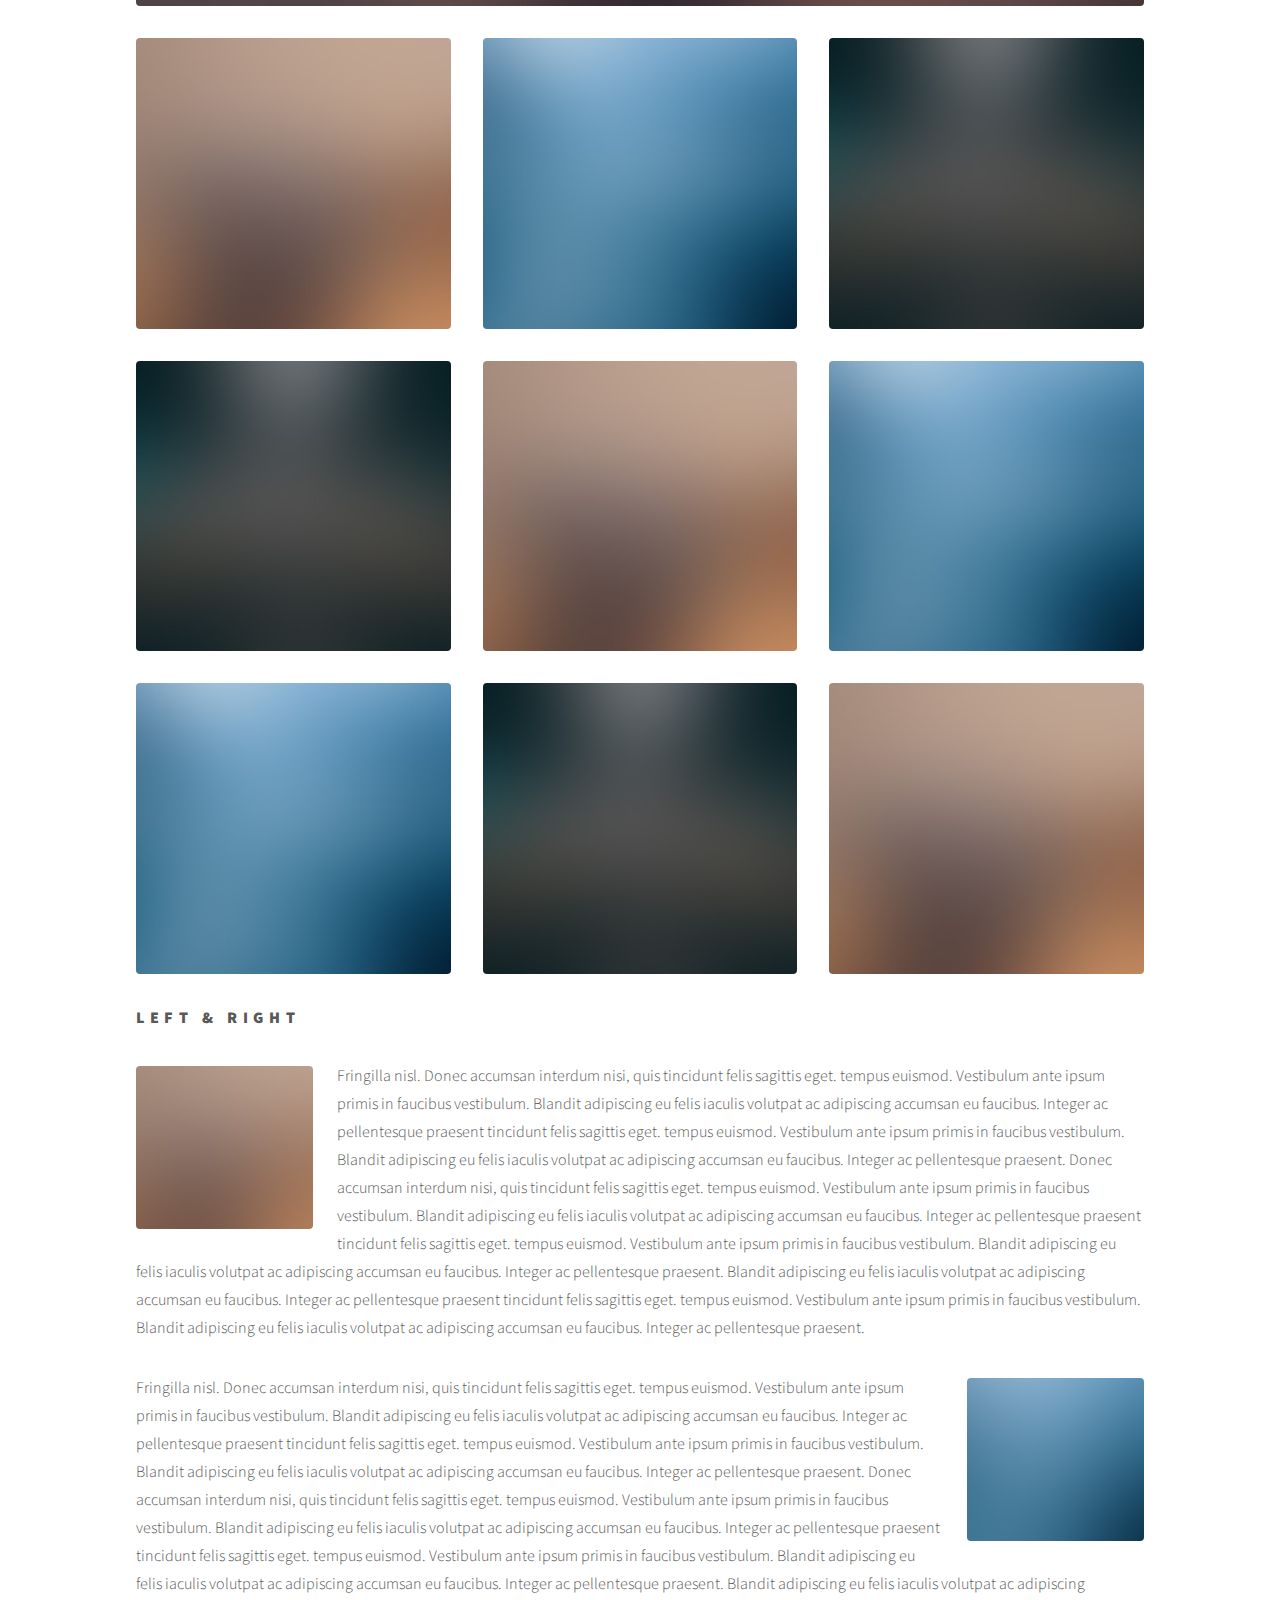
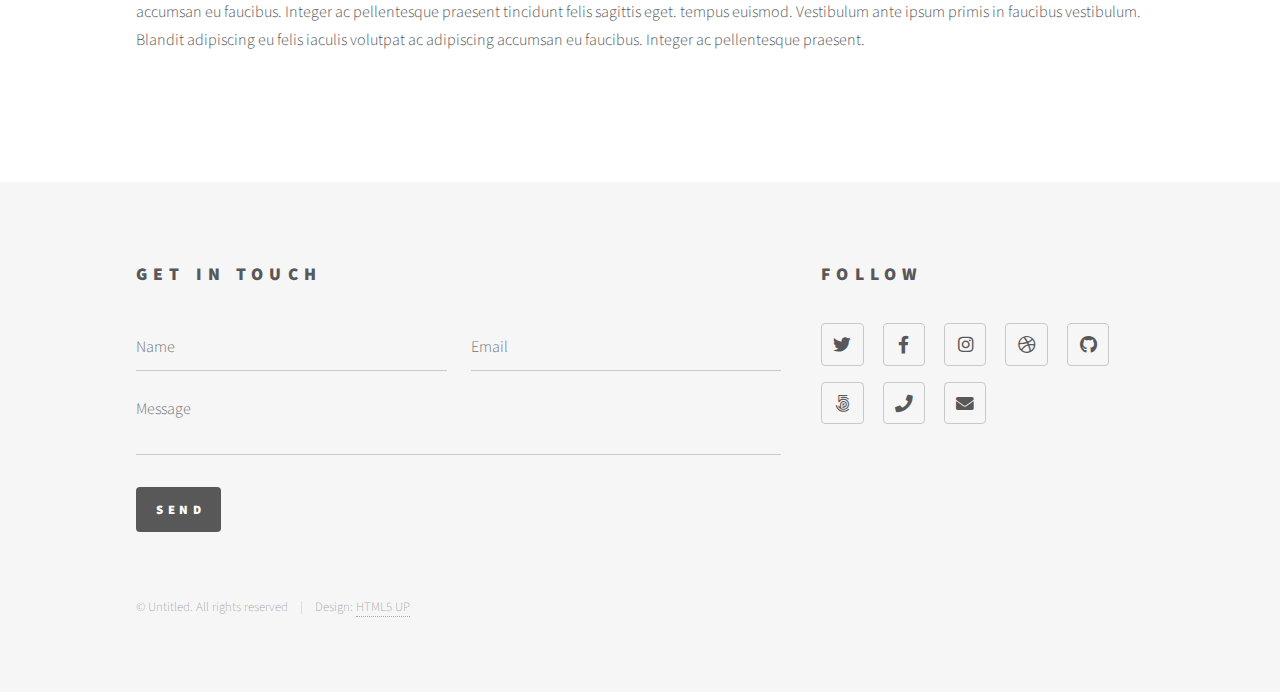
<file: Old Ideas/Phantom/elements.html>
<!DOCTYPE HTML>
<!--
	Phantom by HTML5 UP
	html5up.net | @ajlkn
	Free for personal and commercial use under the CCA 3.0 license (html5up.net/license)
-->
<html>
	<head>
		<title>Elements - Phantom by HTML5 UP</title>
		<meta charset="utf-8" />
		<meta name="viewport" content="width=device-width, initial-scale=1, user-scalable=no" />
		<link rel="stylesheet" href="assets/css/main.css" />
		<noscript><link rel="stylesheet" href="assets/css/noscript.css" /></noscript>
	</head>
	<body class="is-preload">
		<!-- Wrapper -->
			<div id="wrapper">

				<!-- Header -->
					<header id="header">
						<div class="inner">

							<!-- Logo -->
								<a href="index.html" class="logo">
									<span class="symbol"><img src="images/logo.svg" alt="" /></span><span class="title">Phantom</span>
								</a>

							<!-- Nav -->
								<nav>
									<ul>
										<li><a href="#menu">Menu</a></li>
									</ul>
								</nav>

						</div>
					</header>

				<!-- Menu -->
					<nav id="menu">
						<h2>Menu</h2>
						<ul>
							<li><a href="index.html">Home</a></li>
							<li><a href="generic.html">Ipsum veroeros</a></li>
							<li><a href="generic.html">Tempus etiam</a></li>
							<li><a href="generic.html">Consequat dolor</a></li>
							<li><a href="elements.html">Elements</a></li>
						</ul>
					</nav>

				<!-- Main -->
					<div id="main">
						<div class="inner">
							<h1>Elements</h1>

							<!-- Text -->
								<section>
									<h2>Text</h2>
									<p>This is <b>bold</b> and this is <strong>strong</strong>. This is <i>italic</i> and this is <em>emphasized</em>.
									This is <sup>superscript</sup> text and this is <sub>subscript</sub> text.
									This is <u>underlined</u> and this is code: <code>for (;;) { ... }</code>. Finally, <a href="#">this is a link</a>.</p>
									<hr />
									<p>Nunc lacinia ante nunc ac lobortis. Interdum adipiscing gravida odio porttitor sem non mi integer non faucibus ornare mi ut ante amet placerat aliquet. Volutpat eu sed ante lacinia sapien lorem accumsan varius montes viverra nibh in adipiscing blandit tempus accumsan.</p>
									<hr />
									<h2>Heading Level 2</h2>
									<h3>Heading Level 3</h3>
									<h4>Heading Level 4</h4>
									<hr />
									<h3>Blockquote</h3>
									<blockquote>Fringilla nisl. Donec accumsan interdum nisi, quis tincidunt felis sagittis eget tempus euismod. Vestibulum ante ipsum primis in faucibus vestibulum. Blandit adipiscing eu felis iaculis volutpat ac adipiscing accumsan faucibus. Vestibulum ante ipsum primis in faucibus lorem ipsum dolor sit amet nullam adipiscing eu felis.</blockquote>
									<h3>Preformatted</h3>
									<pre><code>i = 0;

while (!deck.isInOrder()) {
    print 'Iteration ' + i;
    deck.shuffle();
    i++;
}

print 'It took ' + i + ' iterations to sort the deck.';</code></pre>
								</section>

							<!-- Lists -->
								<section>
									<h2>Lists</h2>
									<div class="row">
										<div class="col-6 col-12-medium">
											<h3>Unordered</h3>
											<ul>
												<li>Dolor pulvinar etiam.</li>
												<li>Sagittis adipiscing.</li>
												<li>Felis enim feugiat.</li>
											</ul>
											<h3>Alternate</h3>
											<ul class="alt">
												<li>Dolor pulvinar etiam.</li>
												<li>Sagittis adipiscing.</li>
												<li>Felis enim feugiat.</li>
											</ul>
										</div>
										<div class="col-6 col-12-medium">
											<h3>Ordered</h3>
											<ol>
												<li>Dolor pulvinar etiam.</li>
												<li>Etiam vel felis viverra.</li>
												<li>Felis enim feugiat.</li>
												<li>Dolor pulvinar etiam.</li>
												<li>Etiam vel felis lorem.</li>
												<li>Felis enim et feugiat.</li>
											</ol>
											<h3>Icons</h3>
											<ul class="icons">
												<li><a href="#" class="icon brands style1 fa-twitter"><span class="label">Twitter</span></a></li>
												<li><a href="#" class="icon brands style1 fa-facebook-f"><span class="label">Facebook</span></a></li>
												<li><a href="#" class="icon brands style1 fa-instagram"><span class="label">Instagram</span></a></li>
												<li><a href="#" class="icon brands style1 fa-github"><span class="label">Github</span></a></li>
											</ul>
											<ul class="icons">
												<li><a href="#" class="icon brands style2 fa-twitter"><span class="label">Twitter</span></a></li>
												<li><a href="#" class="icon brands style2 fa-facebook-f"><span class="label">Facebook</span></a></li>
												<li><a href="#" class="icon brands style2 fa-instagram"><span class="label">Instagram</span></a></li>
												<li><a href="#" class="icon brands style2 fa-github"><span class="label">Github</span></a></li>
											</ul>
										</div>
									</div>
									<h2>Actions</h2>
									<div class="row">
										<div class="col-6 col-12-medium">
											<ul class="actions">
												<li><a href="#" class="button primary">Default</a></li>
												<li><a href="#" class="button">Default</a></li>
											</ul>
											<ul class="actions small">
												<li><a href="#" class="button primary small">Small</a></li>
												<li><a href="#" class="button small">Small</a></li>
											</ul>
											<ul class="actions stacked">
												<li><a href="#" class="button primary">Default</a></li>
												<li><a href="#" class="button">Default</a></li>
											</ul>
											<ul class="actions stacked">
												<li><a href="#" class="button primary small">Small</a></li>
												<li><a href="#" class="button small">Small</a></li>
											</ul>
										</div>
										<div class="col-6 col-12-medium">
											<ul class="actions stacked">
												<li><a href="#" class="button primary fit">Default</a></li>
												<li><a href="#" class="button fit">Default</a></li>
											</ul>
											<ul class="actions stacked">
												<li><a href="#" class="button primary small fit">Small</a></li>
												<li><a href="#" class="button small fit">Small</a></li>
											</ul>
										</div>
									</div>
								</section>

							<!-- Table -->
								<section>
									<h2>Table</h2>
									<h3>Default</h3>
									<div class="table-wrapper">
										<table>
											<thead>
												<tr>
													<th>Name</th>
													<th>Description</th>
													<th>Price</th>
												</tr>
											</thead>
											<tbody>
												<tr>
													<td>Item One</td>
													<td>Ante turpis integer aliquet porttitor.</td>
													<td>29.99</td>
												</tr>
												<tr>
													<td>Item Two</td>
													<td>Vis ac commodo adipiscing arcu aliquet.</td>
													<td>19.99</td>
												</tr>
												<tr>
													<td>Item Three</td>
													<td> Morbi faucibus arcu accumsan lorem.</td>
													<td>29.99</td>
												</tr>
												<tr>
													<td>Item Four</td>
													<td>Vitae integer tempus condimentum.</td>
													<td>19.99</td>
												</tr>
												<tr>
													<td>Item Five</td>
													<td>Ante turpis integer aliquet porttitor.</td>
													<td>29.99</td>
												</tr>
											</tbody>
											<tfoot>
												<tr>
													<td colspan="2"></td>
													<td>100.00</td>
												</tr>
											</tfoot>
										</table>
									</div>

									<h3>Alternate</h3>
									<div class="table-wrapper">
										<table class="alt">
											<thead>
												<tr>
													<th>Name</th>
													<th>Description</th>
													<th>Price</th>
												</tr>
											</thead>
											<tbody>
												<tr>
													<td>Item One</td>
													<td>Ante turpis integer aliquet porttitor.</td>
													<td>29.99</td>
												</tr>
												<tr>
													<td>Item Two</td>
													<td>Vis ac commodo adipiscing arcu aliquet.</td>
													<td>19.99</td>
												</tr>
												<tr>
													<td>Item Three</td>
													<td> Morbi faucibus arcu accumsan lorem.</td>
													<td>29.99</td>
												</tr>
												<tr>
													<td>Item Four</td>
													<td>Vitae integer tempus condimentum.</td>
													<td>19.99</td>
												</tr>
												<tr>
													<td>Item Five</td>
													<td>Ante turpis integer aliquet porttitor.</td>
													<td>29.99</td>
												</tr>
											</tbody>
											<tfoot>
												<tr>
													<td colspan="2"></td>
													<td>100.00</td>
												</tr>
											</tfoot>
										</table>
									</div>
								</section>

							<!-- Buttons -->
								<section>
									<h3>Buttons</h3>
									<ul class="actions">
										<li><a href="#" class="button primary">Primary</a></li>
										<li><a href="#" class="button">Default</a></li>
									</ul>
									<ul class="actions">
										<li><a href="#" class="button large">Large</a></li>
										<li><a href="#" class="button">Default</a></li>
										<li><a href="#" class="button small">Small</a></li>
									</ul>
									<ul class="actions fit">
										<li><a href="#" class="button primary fit">Fit</a></li>
										<li><a href="#" class="button fit">Fit</a></li>
										<li><a href="#" class="button fit">Fit</a></li>
									</ul>
									<ul class="actions fit small">
										<li><a href="#" class="button primary fit small">Fit + Small</a></li>
										<li><a href="#" class="button fit small">Fit + Small</a></li>
										<li><a href="#" class="button fit small">Fit + Small</a></li>
									</ul>
									<ul class="actions">
										<li><a href="#" class="button primary icon solid fa-download">Icon</a></li>
										<li><a href="#" class="button icon solid fa-upload">Icon</a></li>
										<li><a href="#" class="button icon solid fa-save">Icon</a></li>
									</ul>
									<ul class="actions">
										<li><span class="button primary disabled">Disabled</span></li>
										<li><span class="button disabled">Disabled</span></li>
									</ul>
								</section>

							<!-- Form -->
								<section>
									<h2>Form</h2>
									<form method="post" action="#">
										<div class="row gtr-uniform">
											<div class="col-6 col-12-xsmall">
												<input type="text" name="demo-name" id="demo-name" value="" placeholder="Name" />
											</div>
											<div class="col-6 col-12-xsmall">
												<input type="email" name="demo-email" id="demo-email" value="" placeholder="Email" />
											</div>
											<div class="col-12">
												<select name="demo-category" id="demo-category">
													<option value="">- Category -</option>
													<option value="1">Manufacturing</option>
													<option value="1">Shipping</option>
													<option value="1">Administration</option>
													<option value="1">Human Resources</option>
												</select>
											</div>
											<div class="col-4 col-12-small">
												<input type="radio" id="demo-priority-low" name="demo-priority" checked>
												<label for="demo-priority-low">Low</label>
											</div>
											<div class="col-4 col-12-small">
												<input type="radio" id="demo-priority-normal" name="demo-priority">
												<label for="demo-priority-normal">Normal</label>
											</div>
											<div class="col-4 col-12-small">
												<input type="radio" id="demo-priority-high" name="demo-priority">
												<label for="demo-priority-high">High</label>
											</div>
											<div class="col-6 col-12-small">
												<input type="checkbox" id="demo-copy" name="demo-copy">
												<label for="demo-copy">Email me a copy</label>
											</div>
											<div class="col-6 col-12-small">
												<input type="checkbox" id="demo-human" name="demo-human" checked>
												<label for="demo-human">Not a robot</label>
											</div>
											<div class="col-12">
												<textarea name="demo-message" id="demo-message" placeholder="Enter your message" rows="6"></textarea>
											</div>
											<div class="col-12">
												<ul class="actions">
													<li><input type="submit" value="Send Message" class="primary" /></li>
													<li><input type="reset" value="Reset" /></li>
												</ul>
											</div>
										</div>
									</form>
								</section>

							<!-- Image -->
								<section>
									<h2>Image</h2>
									<h3>Fit</h3>
									<div class="box alt">
										<div class="row gtr-uniform">
											<div class="col-12"><span class="image fit"><img src="images/pic13.jpg" alt="" /></span></div>
											<div class="col-4"><span class="image fit"><img src="images/pic01.jpg" alt="" /></span></div>
											<div class="col-4"><span class="image fit"><img src="images/pic02.jpg" alt="" /></span></div>
											<div class="col-4"><span class="image fit"><img src="images/pic03.jpg" alt="" /></span></div>
											<div class="col-4"><span class="image fit"><img src="images/pic03.jpg" alt="" /></span></div>
											<div class="col-4"><span class="image fit"><img src="images/pic01.jpg" alt="" /></span></div>
											<div class="col-4"><span class="image fit"><img src="images/pic02.jpg" alt="" /></span></div>
											<div class="col-4"><span class="image fit"><img src="images/pic02.jpg" alt="" /></span></div>
											<div class="col-4"><span class="image fit"><img src="images/pic03.jpg" alt="" /></span></div>
											<div class="col-4"><span class="image fit"><img src="images/pic01.jpg" alt="" /></span></div>
										</div>
									</div>
									<h3>Left &amp; Right</h3>
									<p><span class="image left"><img src="images/pic14.jpg" alt="" /></span>Fringilla nisl. Donec accumsan interdum nisi, quis tincidunt felis sagittis eget. tempus euismod. Vestibulum ante ipsum primis in faucibus vestibulum. Blandit adipiscing eu felis iaculis volutpat ac adipiscing accumsan eu faucibus. Integer ac pellentesque praesent tincidunt felis sagittis eget. tempus euismod. Vestibulum ante ipsum primis in faucibus vestibulum. Blandit adipiscing eu felis iaculis volutpat ac adipiscing accumsan eu faucibus. Integer ac pellentesque praesent. Donec accumsan interdum nisi, quis tincidunt felis sagittis eget. tempus euismod. Vestibulum ante ipsum primis in faucibus vestibulum. Blandit adipiscing eu felis iaculis volutpat ac adipiscing accumsan eu faucibus. Integer ac pellentesque praesent tincidunt felis sagittis eget. tempus euismod. Vestibulum ante ipsum primis in faucibus vestibulum. Blandit adipiscing eu felis iaculis volutpat ac adipiscing accumsan eu faucibus. Integer ac pellentesque praesent. Blandit adipiscing eu felis iaculis volutpat ac adipiscing accumsan eu faucibus. Integer ac pellentesque praesent tincidunt felis sagittis eget. tempus euismod. Vestibulum ante ipsum primis in faucibus vestibulum. Blandit adipiscing eu felis iaculis volutpat ac adipiscing accumsan eu faucibus. Integer ac pellentesque praesent.</p>
									<p><span class="image right"><img src="images/pic15.jpg" alt="" /></span>Fringilla nisl. Donec accumsan interdum nisi, quis tincidunt felis sagittis eget. tempus euismod. Vestibulum ante ipsum primis in faucibus vestibulum. Blandit adipiscing eu felis iaculis volutpat ac adipiscing accumsan eu faucibus. Integer ac pellentesque praesent tincidunt felis sagittis eget. tempus euismod. Vestibulum ante ipsum primis in faucibus vestibulum. Blandit adipiscing eu felis iaculis volutpat ac adipiscing accumsan eu faucibus. Integer ac pellentesque praesent. Donec accumsan interdum nisi, quis tincidunt felis sagittis eget. tempus euismod. Vestibulum ante ipsum primis in faucibus vestibulum. Blandit adipiscing eu felis iaculis volutpat ac adipiscing accumsan eu faucibus. Integer ac pellentesque praesent tincidunt felis sagittis eget. tempus euismod. Vestibulum ante ipsum primis in faucibus vestibulum. Blandit adipiscing eu felis iaculis volutpat ac adipiscing accumsan eu faucibus. Integer ac pellentesque praesent. Blandit adipiscing eu felis iaculis volutpat ac adipiscing accumsan eu faucibus. Integer ac pellentesque praesent tincidunt felis sagittis eget. tempus euismod. Vestibulum ante ipsum primis in faucibus vestibulum. Blandit adipiscing eu felis iaculis volutpat ac adipiscing accumsan eu faucibus. Integer ac pellentesque praesent.</p>
								</section>

						</div>
					</div>

				<!-- Footer -->
					<footer id="footer">
						<div class="inner">
							<section>
								<h2>Get in touch</h2>
								<form method="post" action="#">
									<div class="fields">
										<div class="field half">
											<input type="text" name="name" id="name" placeholder="Name" />
										</div>
										<div class="field half">
											<input type="email" name="email" id="email" placeholder="Email" />
										</div>
										<div class="field">
											<textarea name="message" id="message" placeholder="Message"></textarea>
										</div>
									</div>
									<ul class="actions">
										<li><input type="submit" value="Send" class="primary" /></li>
									</ul>
								</form>
							</section>
							<section>
								<h2>Follow</h2>
								<ul class="icons">
									<li><a href="#" class="icon brands style2 fa-twitter"><span class="label">Twitter</span></a></li>
									<li><a href="#" class="icon brands style2 fa-facebook-f"><span class="label">Facebook</span></a></li>
									<li><a href="#" class="icon brands style2 fa-instagram"><span class="label">Instagram</span></a></li>
									<li><a href="#" class="icon brands style2 fa-dribbble"><span class="label">Dribbble</span></a></li>
									<li><a href="#" class="icon brands style2 fa-github"><span class="label">GitHub</span></a></li>
									<li><a href="#" class="icon brands style2 fa-500px"><span class="label">500px</span></a></li>
									<li><a href="#" class="icon solid style2 fa-phone"><span class="label">Phone</span></a></li>
									<li><a href="#" class="icon solid style2 fa-envelope"><span class="label">Email</span></a></li>
								</ul>
							</section>
							<ul class="copyright">
								<li>&copy; Untitled. All rights reserved</li><li>Design: <a href="http://html5up.net">HTML5 UP</a></li>
							</ul>
						</div>
					</footer>

			</div>

		<!-- Scripts -->
			<script src="assets/js/jquery.min.js"></script>
			<script src="assets/js/browser.min.js"></script>
			<script src="assets/js/breakpoints.min.js"></script>
			<script src="assets/js/util.js"></script>
			<script src="assets/js/main.js"></script>

	</body>
</html>
</file>
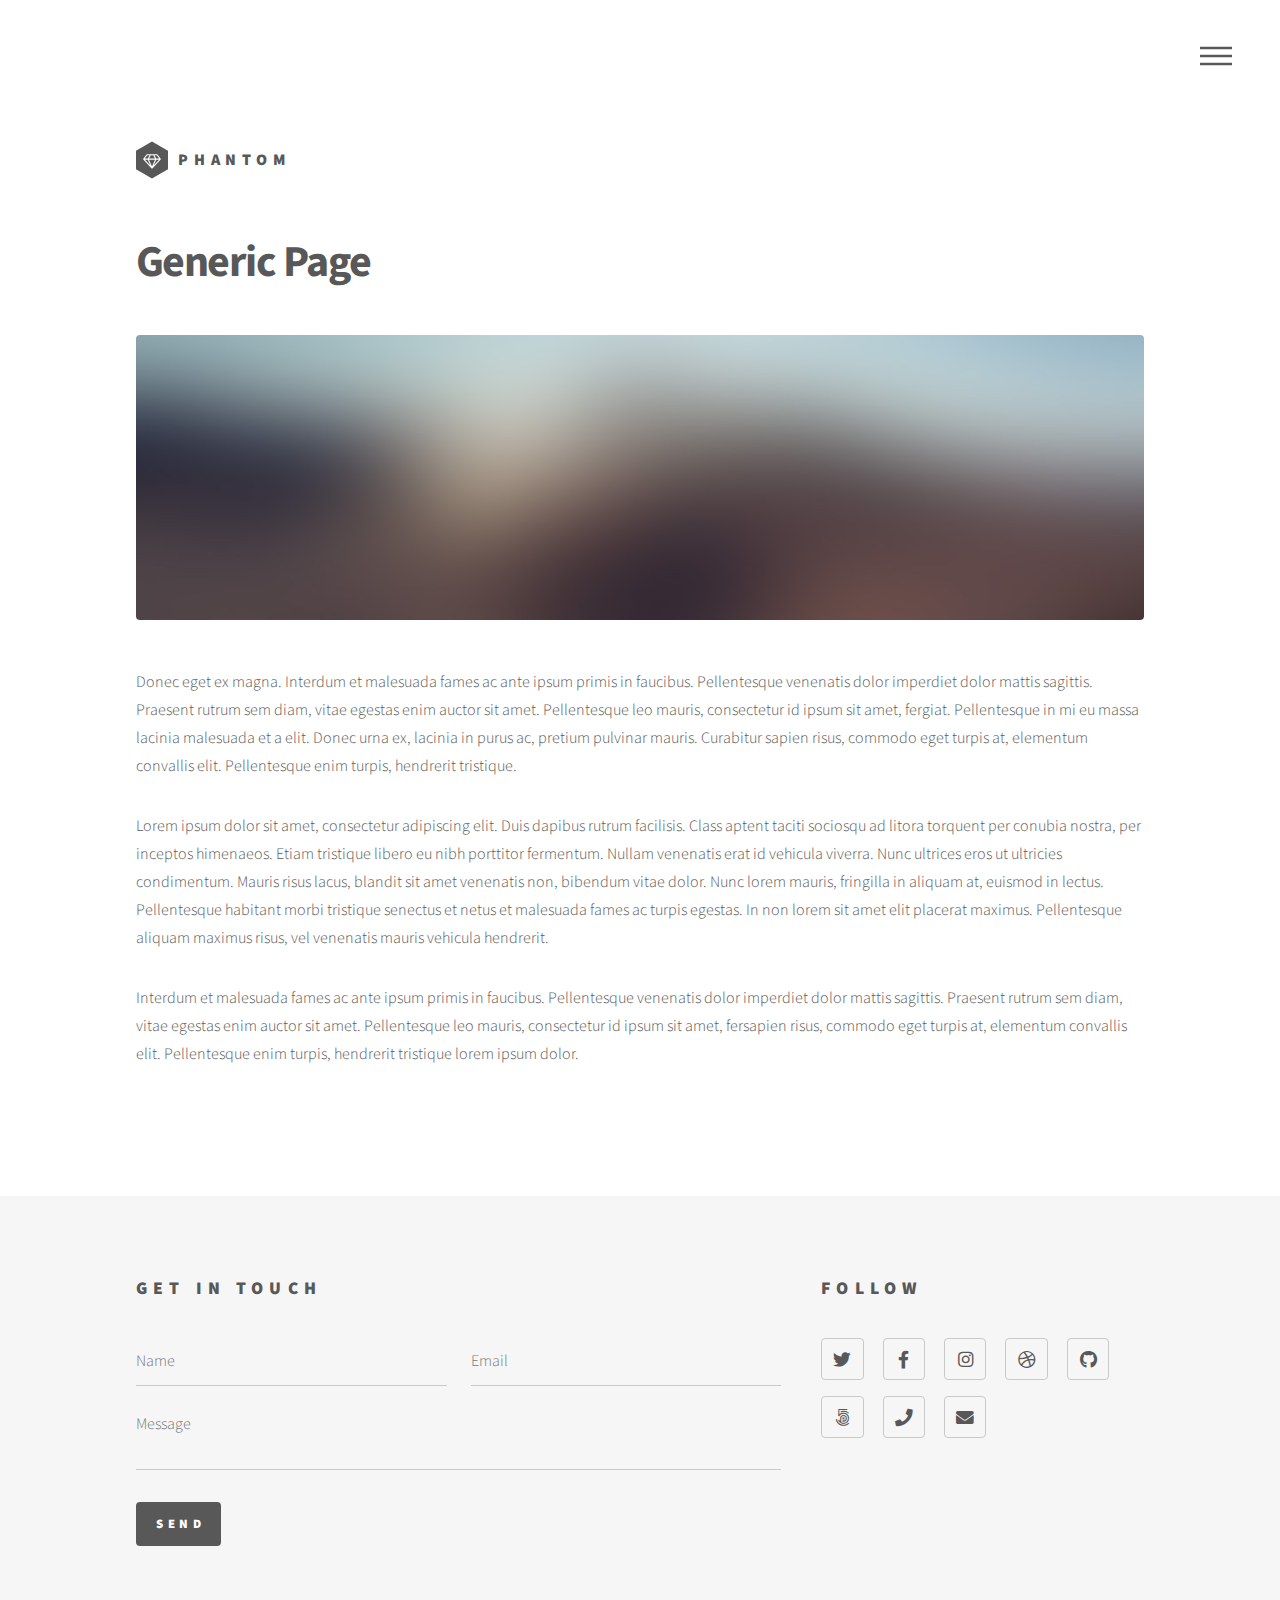
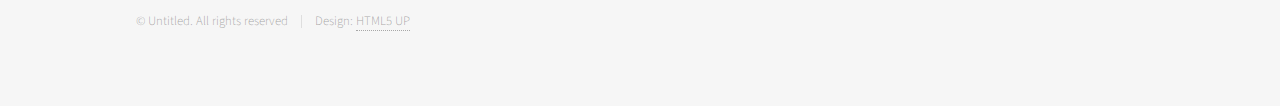
<file: Old Ideas/Phantom/generic.html>
<!DOCTYPE HTML>
<!--
	Phantom by HTML5 UP
	html5up.net | @ajlkn
	Free for personal and commercial use under the CCA 3.0 license (html5up.net/license)
-->
<html>
	<head>
		<title>Generic - Phantom by HTML5 UP</title>
		<meta charset="utf-8" />
		<meta name="viewport" content="width=device-width, initial-scale=1, user-scalable=no" />
		<link rel="stylesheet" href="assets/css/main.css" />
		<noscript><link rel="stylesheet" href="assets/css/noscript.css" /></noscript>
	</head>
	<body class="is-preload">
		<!-- Wrapper -->
			<div id="wrapper">

				<!-- Header -->
					<header id="header">
						<div class="inner">

							<!-- Logo -->
								<a href="index.html" class="logo">
									<span class="symbol"><img src="images/logo.svg" alt="" /></span><span class="title">Phantom</span>
								</a>

							<!-- Nav -->
								<nav>
									<ul>
										<li><a href="#menu">Menu</a></li>
									</ul>
								</nav>

						</div>
					</header>

				<!-- Menu -->
					<nav id="menu">
						<h2>Menu</h2>
						<ul>
							<li><a href="index.html">Home</a></li>
							<li><a href="generic.html">Ipsum veroeros</a></li>
							<li><a href="generic.html">Tempus etiam</a></li>
							<li><a href="generic.html">Consequat dolor</a></li>
							<li><a href="elements.html">Elements</a></li>
						</ul>
					</nav>

				<!-- Main -->
					<div id="main">
						<div class="inner">
							<h1>Generic Page</h1>
							<span class="image main"><img src="images/pic13.jpg" alt="" /></span>
							<p>Donec eget ex magna. Interdum et malesuada fames ac ante ipsum primis in faucibus. Pellentesque venenatis dolor imperdiet dolor mattis sagittis. Praesent rutrum sem diam, vitae egestas enim auctor sit amet. Pellentesque leo mauris, consectetur id ipsum sit amet, fergiat. Pellentesque in mi eu massa lacinia malesuada et a elit. Donec urna ex, lacinia in purus ac, pretium pulvinar mauris. Curabitur sapien risus, commodo eget turpis at, elementum convallis elit. Pellentesque enim turpis, hendrerit tristique.</p>
							<p>Lorem ipsum dolor sit amet, consectetur adipiscing elit. Duis dapibus rutrum facilisis. Class aptent taciti sociosqu ad litora torquent per conubia nostra, per inceptos himenaeos. Etiam tristique libero eu nibh porttitor fermentum. Nullam venenatis erat id vehicula viverra. Nunc ultrices eros ut ultricies condimentum. Mauris risus lacus, blandit sit amet venenatis non, bibendum vitae dolor. Nunc lorem mauris, fringilla in aliquam at, euismod in lectus. Pellentesque habitant morbi tristique senectus et netus et malesuada fames ac turpis egestas. In non lorem sit amet elit placerat maximus. Pellentesque aliquam maximus risus, vel venenatis mauris vehicula hendrerit.</p>
							<p>Interdum et malesuada fames ac ante ipsum primis in faucibus. Pellentesque venenatis dolor imperdiet dolor mattis sagittis. Praesent rutrum sem diam, vitae egestas enim auctor sit amet. Pellentesque leo mauris, consectetur id ipsum sit amet, fersapien risus, commodo eget turpis at, elementum convallis elit. Pellentesque enim turpis, hendrerit tristique lorem ipsum dolor.</p>
						</div>
					</div>

				<!-- Footer -->
					<footer id="footer">
						<div class="inner">
							<section>
								<h2>Get in touch</h2>
								<form method="post" action="#">
									<div class="fields">
										<div class="field half">
											<input type="text" name="name" id="name" placeholder="Name" />
										</div>
										<div class="field half">
											<input type="email" name="email" id="email" placeholder="Email" />
										</div>
										<div class="field">
											<textarea name="message" id="message" placeholder="Message"></textarea>
										</div>
									</div>
									<ul class="actions">
										<li><input type="submit" value="Send" class="primary" /></li>
									</ul>
								</form>
							</section>
							<section>
								<h2>Follow</h2>
								<ul class="icons">
									<li><a href="#" class="icon brands style2 fa-twitter"><span class="label">Twitter</span></a></li>
									<li><a href="#" class="icon brands style2 fa-facebook-f"><span class="label">Facebook</span></a></li>
									<li><a href="#" class="icon brands style2 fa-instagram"><span class="label">Instagram</span></a></li>
									<li><a href="#" class="icon brands style2 fa-dribbble"><span class="label">Dribbble</span></a></li>
									<li><a href="#" class="icon brands style2 fa-github"><span class="label">GitHub</span></a></li>
									<li><a href="#" class="icon brands style2 fa-500px"><span class="label">500px</span></a></li>
									<li><a href="#" class="icon solid style2 fa-phone"><span class="label">Phone</span></a></li>
									<li><a href="#" class="icon solid style2 fa-envelope"><span class="label">Email</span></a></li>
								</ul>
							</section>
							<ul class="copyright">
								<li>&copy; Untitled. All rights reserved</li><li>Design: <a href="http://html5up.net">HTML5 UP</a></li>
							</ul>
						</div>
					</footer>

			</div>

		<!-- Scripts -->
			<script src="assets/js/jquery.min.js"></script>
			<script src="assets/js/browser.min.js"></script>
			<script src="assets/js/breakpoints.min.js"></script>
			<script src="assets/js/util.js"></script>
			<script src="assets/js/main.js"></script>

	</body>
</html>
</file>
<file: Old Ideas/Phantom/assets/css/noscript.css>
/*
	Phantom by HTML5 UP
	html5up.net | @ajlkn
	Free for personal and commercial use under the CCA 3.0 license (html5up.net/license)
*/

/* Tiles */

	body.is-preload .tiles article {
		-moz-transform: none;
		-webkit-transform: none;
		-ms-transform: none;
		transform: none;
		opacity: 1;
	}
</file>
<file: WWMD Website/html5up-photon/assets/css/noscript.css>
/*
	Photon by HTML5 UP
	html5up.net | @ajlkn
	Free for personal and commercial use under the CCA 3.0 license (html5up.net/license)
*/

/* Header */

	body.is-preload #header .inner {
		-moz-transform: none;
		-webkit-transform: none;
		-ms-transform: none;
		transform: none;
		opacity: 1;
	}

		body.is-preload #header .inner .actions {
			-moz-transform: none;
			-webkit-transform: none;
			-ms-transform: none;
			transform: none;
			opacity: 1;
		}

	body.is-preload #header:after {
		opacity: 0;
	}
</file>
<file: Old Ideas/Phantom/assets/css/main.css>
@import url(fontawesome-all.min.css);
@import url("https://fonts.googleapis.com/css?family=Source+Sans+Pro:300,700,900");

/*
	Phantom by HTML5 UP
	html5up.net | @ajlkn
	Free for personal and commercial use under the CCA 3.0 license (html5up.net/license)
*/

html, body, div, span, applet, object,
iframe, h1, h2, h3, h4, h5, h6, p, blockquote,
pre, a, abbr, acronym, address, big, cite,
code, del, dfn, em, img, ins, kbd, q, s, samp,
small, strike, strong, sub, sup, tt, var, b,
u, i, center, dl, dt, dd, ol, ul, li, fieldset,
form, label, legend, table, caption, tbody,
tfoot, thead, tr, th, td, article, aside,
canvas, details, embed, figure, figcaption,
footer, header, hgroup, menu, nav, output, ruby,
section, summary, time, mark, audio, video {
	margin: 0;
	padding: 0;
	border: 0;
	font-size: 100%;
	font: inherit;
	vertical-align: baseline;}

article, aside, details, figcaption, figure,
footer, header, hgroup, menu, nav, section {
	display: block;}

body {
	line-height: 1;
}

ol, ul {
	list-style: none;
}

blockquote, q {
	quotes: none;
}

	blockquote:before, blockquote:after, q:before, q:after {
		content: '';
		content: none;
	}

table {
	border-collapse: collapse;
	border-spacing: 0;
}

body {
	-webkit-text-size-adjust: none;
}

mark {
	background-color: transparent;
	color: inherit;
}

input::-moz-focus-inner {
	border: 0;
	padding: 0;
}

input, select, textarea {
	-moz-appearance: none;
	-webkit-appearance: none;
	-ms-appearance: none;
	appearance: none;
}

/* Basic */

	@-ms-viewport {
		width: device-width;
	}

	body {
		-ms-overflow-style: scrollbar;
	}

	@media screen and (max-width: 480px) {

		html, body {
			min-width: 320px;
		}

	}

	html {
		box-sizing: border-box;
	}

	*, *:before, *:after {
		box-sizing: inherit;
	}

	body {
		background: #ffffff;
	}

		body.is-preload *, body.is-preload *:before, body.is-preload *:after {
			-moz-animation: none !important;
			-webkit-animation: none !important;
			-ms-animation: none !important;
			animation: none !important;
			-moz-transition: none !important;
			-webkit-transition: none !important;
			-ms-transition: none !important;
			transition: none !important;
		}

/* Type */

	body, input, select, textarea {
		color: #585858;
		font-family: "Source Sans Pro", Helvetica, sans-serif;
		font-size: 16pt;
		font-weight: 300;
		line-height: 1.75;
	}

		@media screen and (max-width: 1680px) {

			body, input, select, textarea {
				font-size: 14pt;
			}

		}

		@media screen and (max-width: 1280px) {

			body, input, select, textarea {
				font-size: 12pt;
			}

		}

	a {
		-moz-transition: border-bottom-color 0.2s ease, color 0.2s ease;
		-webkit-transition: border-bottom-color 0.2s ease, color 0.2s ease;
		-ms-transition: border-bottom-color 0.2s ease, color 0.2s ease;
		transition: border-bottom-color 0.2s ease, color 0.2s ease;
		text-decoration: none;
		color: #585858;
		border-bottom: dotted 1px rgba(88, 88, 88, 0.5);
	}

		a:hover {
			border-bottom-color: transparent;
			color: #f2849e !important;
		}

	strong, b {
		font-weight: 900;
	}

	em, i {
		font-style: italic;
	}

	p {
		margin: 0 0 2em 0;
	}

	h1 {
		font-size: 2.75em;
		font-weight: 700;
		line-height: 1.3;
		margin: 0 0 1em 0;
		letter-spacing: -0.035em;
	}

		h1 a {
			color: inherit;
		}

		@media screen and (max-width: 736px) {

			h1 {
				font-size: 2em;
				margin: 0 0 1em 0;
			}

		}

		@media screen and (max-width: 360px) {

			h1 {
				font-size: 1.75em;
			}

		}

	h2, h3, h4, h5, h6 {
		font-weight: 900;
		line-height: 1.5;
		margin: 0 0 2em 0;
		text-transform: uppercase;
		letter-spacing: 0.35em;
	}

		h2 a, h3 a, h4 a, h5 a, h6 a {
			color: inherit;
		}

	h2 {
		font-size: 1.1em;
	}

	h3 {
		font-size: 1em;
	}

	h4 {
		font-size: 0.8em;
	}

	h5 {
		font-size: 0.8em;
	}

	h6 {
		font-size: 0.8em;
	}

	@media screen and (max-width: 980px) {

		h1 br, h2 br, h3 br, h4 br, h5 br, h6 br {
			display: none;
		}

	}

	@media screen and (max-width: 736px) {

		h2 {
			font-size: 1em;
		}

		h3 {
			font-size: 0.8em;
		}

	}

	sub {
		font-size: 0.8em;
		position: relative;
		top: 0.5em;
	}

	sup {
		font-size: 0.8em;
		position: relative;
		top: -0.5em;
	}

	blockquote {
		border-left: solid 4px #c9c9c9;
		font-style: italic;
		margin: 0 0 2em 0;
		padding: 0.5em 0 0.5em 2em;
	}

	code {
		background: rgba(144, 144, 144, 0.075);
		border-radius: 4px;
		border: solid 1px #c9c9c9;
		font-family: "Courier New", monospace;
		font-size: 0.9em;
		margin: 0 0.25em;
		padding: 0.25em 0.65em;
	}

	pre {
		-webkit-overflow-scrolling: touch;
		font-family: "Courier New", monospace;
		font-size: 0.9em;
		margin: 0 0 2em 0;
	}

		pre code {
			display: block;
			line-height: 1.75;
			padding: 1em 1.5em;
			overflow-x: auto;
		}

	hr {
		border: 0;
		border-bottom: solid 1px #c9c9c9;
		margin: 2em 0;
	}

		hr.major {
			margin: 3em 0;
		}

	.align-left {
		text-align: left;
	}

	.align-center {
		text-align: center;
	}

	.align-right {
		text-align: right;
	}

/* Row */

	.row {
		display: flex;
		flex-wrap: wrap;
		box-sizing: border-box;
		align-items: stretch;
	}

		.row > * {
			box-sizing: border-box;
		}

		.row.gtr-uniform > * > :last-child {
			margin-bottom: 0;
		}

		.row.aln-left {
			justify-content: flex-start;
		}

		.row.aln-center {
			justify-content: center;
		}

		.row.aln-right {
			justify-content: flex-end;
		}

		.row.aln-top {
			align-items: flex-start;
		}

		.row.aln-middle {
			align-items: center;
		}

		.row.aln-bottom {
			align-items: flex-end;
		}

		.row > .imp {
			order: -1;
		}

		.row > .col-1 {
			width: 8.33333%;
		}

		.row > .off-1 {
			margin-left: 8.33333%;
		}

		.row > .col-2 {
			width: 16.66667%;
		}

		.row > .off-2 {
			margin-left: 16.66667%;
		}

		.row > .col-3 {
			width: 25%;
		}

		.row > .off-3 {
			margin-left: 25%;
		}

		.row > .col-4 {
			width: 33.33333%;
		}

		.row > .off-4 {
			margin-left: 33.33333%;
		}

		.row > .col-5 {
			width: 41.66667%;
		}

		.row > .off-5 {
			margin-left: 41.66667%;
		}

		.row > .col-6 {
			width: 50%;
		}

		.row > .off-6 {
			margin-left: 50%;
		}

		.row > .col-7 {
			width: 58.33333%;
		}

		.row > .off-7 {
			margin-left: 58.33333%;
		}

		.row > .col-8 {
			width: 66.66667%;
		}

		.row > .off-8 {
			margin-left: 66.66667%;
		}

		.row > .col-9 {
			width: 75%;
		}

		.row > .off-9 {
			margin-left: 75%;
		}

		.row > .col-10 {
			width: 83.33333%;
		}

		.row > .off-10 {
			margin-left: 83.33333%;
		}

		.row > .col-11 {
			width: 91.66667%;
		}

		.row > .off-11 {
			margin-left: 91.66667%;
		}

		.row > .col-12 {
			width: 100%;
		}

		.row > .off-12 {
			margin-left: 100%;
		}

		.row.gtr-0 {
			margin-top: 0;
			margin-left: 0em;
		}

			.row.gtr-0 > * {
				padding: 0 0 0 0em;
			}

			.row.gtr-0.gtr-uniform {
				margin-top: 0em;
			}

				.row.gtr-0.gtr-uniform > * {
					padding-top: 0em;
				}

		.row.gtr-25 {
			margin-top: 0;
			margin-left: -0.5em;
		}

			.row.gtr-25 > * {
				padding: 0 0 0 0.5em;
			}

			.row.gtr-25.gtr-uniform {
				margin-top: -0.5em;
			}

				.row.gtr-25.gtr-uniform > * {
					padding-top: 0.5em;
				}

		.row.gtr-50 {
			margin-top: 0;
			margin-left: -1em;
		}

			.row.gtr-50 > * {
				padding: 0 0 0 1em;
			}

			.row.gtr-50.gtr-uniform {
				margin-top: -1em;
			}

				.row.gtr-50.gtr-uniform > * {
					padding-top: 1em;
				}

		.row {
			margin-top: 0;
			margin-left: -2em;
		}

			.row > * {
				padding: 0 0 0 2em;
			}

			.row.gtr-uniform {
				margin-top: -2em;
			}

				.row.gtr-uniform > * {
					padding-top: 2em;
				}

		.row.gtr-150 {
			margin-top: 0;
			margin-left: -3em;
		}

			.row.gtr-150 > * {
				padding: 0 0 0 3em;
			}

			.row.gtr-150.gtr-uniform {
				margin-top: -3em;
			}

				.row.gtr-150.gtr-uniform > * {
					padding-top: 3em;
				}

		.row.gtr-200 {
			margin-top: 0;
			margin-left: -4em;
		}

			.row.gtr-200 > * {
				padding: 0 0 0 4em;
			}

			.row.gtr-200.gtr-uniform {
				margin-top: -4em;
			}

				.row.gtr-200.gtr-uniform > * {
					padding-top: 4em;
				}

		@media screen and (max-width: 1680px) {

			.row {
				display: flex;
				flex-wrap: wrap;
				box-sizing: border-box;
				align-items: stretch;
			}

				.row > * {
					box-sizing: border-box;
				}

				.row.gtr-uniform > * > :last-child {
					margin-bottom: 0;
				}

				.row.aln-left {
					justify-content: flex-start;
				}

				.row.aln-center {
					justify-content: center;
				}

				.row.aln-right {
					justify-content: flex-end;
				}

				.row.aln-top {
					align-items: flex-start;
				}

				.row.aln-middle {
					align-items: center;
				}

				.row.aln-bottom {
					align-items: flex-end;
				}

				.row > .imp-xlarge {
					order: -1;
				}

				.row > .col-1-xlarge {
					width: 8.33333%;
				}

				.row > .off-1-xlarge {
					margin-left: 8.33333%;
				}

				.row > .col-2-xlarge {
					width: 16.66667%;
				}

				.row > .off-2-xlarge {
					margin-left: 16.66667%;
				}

				.row > .col-3-xlarge {
					width: 25%;
				}

				.row > .off-3-xlarge {
					margin-left: 25%;
				}

				.row > .col-4-xlarge {
					width: 33.33333%;
				}

				.row > .off-4-xlarge {
					margin-left: 33.33333%;
				}

				.row > .col-5-xlarge {
					width: 41.66667%;
				}

				.row > .off-5-xlarge {
					margin-left: 41.66667%;
				}

				.row > .col-6-xlarge {
					width: 50%;
				}

				.row > .off-6-xlarge {
					margin-left: 50%;
				}

				.row > .col-7-xlarge {
					width: 58.33333%;
				}

				.row > .off-7-xlarge {
					margin-left: 58.33333%;
				}

				.row > .col-8-xlarge {
					width: 66.66667%;
				}

				.row > .off-8-xlarge {
					margin-left: 66.66667%;
				}

				.row > .col-9-xlarge {
					width: 75%;
				}

				.row > .off-9-xlarge {
					margin-left: 75%;
				}

				.row > .col-10-xlarge {
					width: 83.33333%;
				}

				.row > .off-10-xlarge {
					margin-left: 83.33333%;
				}

				.row > .col-11-xlarge {
					width: 91.66667%;
				}

				.row > .off-11-xlarge {
					margin-left: 91.66667%;
				}

				.row > .col-12-xlarge {
					width: 100%;
				}

				.row > .off-12-xlarge {
					margin-left: 100%;
				}

				.row.gtr-0 {
					margin-top: 0;
					margin-left: 0em;
				}

					.row.gtr-0 > * {
						padding: 0 0 0 0em;
					}

					.row.gtr-0.gtr-uniform {
						margin-top: 0em;
					}

						.row.gtr-0.gtr-uniform > * {
							padding-top: 0em;
						}

				.row.gtr-25 {
					margin-top: 0;
					margin-left: -0.5em;
				}

					.row.gtr-25 > * {
						padding: 0 0 0 0.5em;
					}

					.row.gtr-25.gtr-uniform {
						margin-top: -0.5em;
					}

						.row.gtr-25.gtr-uniform > * {
							padding-top: 0.5em;
						}

				.row.gtr-50 {
					margin-top: 0;
					margin-left: -1em;
				}

					.row.gtr-50 > * {
						padding: 0 0 0 1em;
					}

					.row.gtr-50.gtr-uniform {
						margin-top: -1em;
					}

						.row.gtr-50.gtr-uniform > * {
							padding-top: 1em;
						}

				.row {
					margin-top: 0;
					margin-left: -2em;
				}

					.row > * {
						padding: 0 0 0 2em;
					}

					.row.gtr-uniform {
						margin-top: -2em;
					}

						.row.gtr-uniform > * {
							padding-top: 2em;
						}

				.row.gtr-150 {
					margin-top: 0;
					margin-left: -3em;
				}

					.row.gtr-150 > * {
						padding: 0 0 0 3em;
					}

					.row.gtr-150.gtr-uniform {
						margin-top: -3em;
					}

						.row.gtr-150.gtr-uniform > * {
							padding-top: 3em;
						}

				.row.gtr-200 {
					margin-top: 0;
					margin-left: -4em;
				}

					.row.gtr-200 > * {
						padding: 0 0 0 4em;
					}

					.row.gtr-200.gtr-uniform {
						margin-top: -4em;
					}

						.row.gtr-200.gtr-uniform > * {
							padding-top: 4em;
						}

		}

		@media screen and (max-width: 1280px) {

			.row {
				display: flex;
				flex-wrap: wrap;
				box-sizing: border-box;
				align-items: stretch;
			}

				.row > * {
					box-sizing: border-box;
				}

				.row.gtr-uniform > * > :last-child {
					margin-bottom: 0;
				}

				.row.aln-left {
					justify-content: flex-start;
				}

				.row.aln-center {
					justify-content: center;
				}

				.row.aln-right {
					justify-content: flex-end;
				}

				.row.aln-top {
					align-items: flex-start;
				}

				.row.aln-middle {
					align-items: center;
				}

				.row.aln-bottom {
					align-items: flex-end;
				}

				.row > .imp-large {
					order: -1;
				}

				.row > .col-1-large {
					width: 8.33333%;
				}

				.row > .off-1-large {
					margin-left: 8.33333%;
				}

				.row > .col-2-large {
					width: 16.66667%;
				}

				.row > .off-2-large {
					margin-left: 16.66667%;
				}

				.row > .col-3-large {
					width: 25%;
				}

				.row > .off-3-large {
					margin-left: 25%;
				}

				.row > .col-4-large {
					width: 33.33333%;
				}

				.row > .off-4-large {
					margin-left: 33.33333%;
				}

				.row > .col-5-large {
					width: 41.66667%;
				}

				.row > .off-5-large {
					margin-left: 41.66667%;
				}

				.row > .col-6-large {
					width: 50%;
				}

				.row > .off-6-large {
					margin-left: 50%;
				}

				.row > .col-7-large {
					width: 58.33333%;
				}

				.row > .off-7-large {
					margin-left: 58.33333%;
				}

				.row > .col-8-large {
					width: 66.66667%;
				}

				.row > .off-8-large {
					margin-left: 66.66667%;
				}

				.row > .col-9-large {
					width: 75%;
				}

				.row > .off-9-large {
					margin-left: 75%;
				}

				.row > .col-10-large {
					width: 83.33333%;
				}

				.row > .off-10-large {
					margin-left: 83.33333%;
				}

				.row > .col-11-large {
					width: 91.66667%;
				}

				.row > .off-11-large {
					margin-left: 91.66667%;
				}

				.row > .col-12-large {
					width: 100%;
				}

				.row > .off-12-large {
					margin-left: 100%;
				}

				.row.gtr-0 {
					margin-top: 0;
					margin-left: 0em;
				}

					.row.gtr-0 > * {
						padding: 0 0 0 0em;
					}

					.row.gtr-0.gtr-uniform {
						margin-top: 0em;
					}

						.row.gtr-0.gtr-uniform > * {
							padding-top: 0em;
						}

				.row.gtr-25 {
					margin-top: 0;
					margin-left: -0.5em;
				}

					.row.gtr-25 > * {
						padding: 0 0 0 0.5em;
					}

					.row.gtr-25.gtr-uniform {
						margin-top: -0.5em;
					}

						.row.gtr-25.gtr-uniform > * {
							padding-top: 0.5em;
						}

				.row.gtr-50 {
					margin-top: 0;
					margin-left: -1em;
				}

					.row.gtr-50 > * {
						padding: 0 0 0 1em;
					}

					.row.gtr-50.gtr-uniform {
						margin-top: -1em;
					}

						.row.gtr-50.gtr-uniform > * {
							padding-top: 1em;
						}

				.row {
					margin-top: 0;
					margin-left: -2em;
				}

					.row > * {
						padding: 0 0 0 2em;
					}

					.row.gtr-uniform {
						margin-top: -2em;
					}

						.row.gtr-uniform > * {
							padding-top: 2em;
						}

				.row.gtr-150 {
					margin-top: 0;
					margin-left: -3em;
				}

					.row.gtr-150 > * {
						padding: 0 0 0 3em;
					}

					.row.gtr-150.gtr-uniform {
						margin-top: -3em;
					}

						.row.gtr-150.gtr-uniform > * {
							padding-top: 3em;
						}

				.row.gtr-200 {
					margin-top: 0;
					margin-left: -4em;
				}

					.row.gtr-200 > * {
						padding: 0 0 0 4em;
					}

					.row.gtr-200.gtr-uniform {
						margin-top: -4em;
					}

						.row.gtr-200.gtr-uniform > * {
							padding-top: 4em;
						}

		}

		@media screen and (max-width: 980px) {

			.row {
				display: flex;
				flex-wrap: wrap;
				box-sizing: border-box;
				align-items: stretch;
			}

				.row > * {
					box-sizing: border-box;
				}

				.row.gtr-uniform > * > :last-child {
					margin-bottom: 0;
				}

				.row.aln-left {
					justify-content: flex-start;
				}

				.row.aln-center {
					justify-content: center;
				}

				.row.aln-right {
					justify-content: flex-end;
				}

				.row.aln-top {
					align-items: flex-start;
				}

				.row.aln-middle {
					align-items: center;
				}

				.row.aln-bottom {
					align-items: flex-end;
				}

				.row > .imp-medium {
					order: -1;
				}

				.row > .col-1-medium {
					width: 8.33333%;
				}

				.row > .off-1-medium {
					margin-left: 8.33333%;
				}

				.row > .col-2-medium {
					width: 16.66667%;
				}

				.row > .off-2-medium {
					margin-left: 16.66667%;
				}

				.row > .col-3-medium {
					width: 25%;
				}

				.row > .off-3-medium {
					margin-left: 25%;
				}

				.row > .col-4-medium {
					width: 33.33333%;
				}

				.row > .off-4-medium {
					margin-left: 33.33333%;
				}

				.row > .col-5-medium {
					width: 41.66667%;
				}

				.row > .off-5-medium {
					margin-left: 41.66667%;
				}

				.row > .col-6-medium {
					width: 50%;
				}

				.row > .off-6-medium {
					margin-left: 50%;
				}

				.row > .col-7-medium {
					width: 58.33333%;
				}

				.row > .off-7-medium {
					margin-left: 58.33333%;
				}

				.row > .col-8-medium {
					width: 66.66667%;
				}

				.row > .off-8-medium {
					margin-left: 66.66667%;
				}

				.row > .col-9-medium {
					width: 75%;
				}

				.row > .off-9-medium {
					margin-left: 75%;
				}

				.row > .col-10-medium {
					width: 83.33333%;
				}

				.row > .off-10-medium {
					margin-left: 83.33333%;
				}

				.row > .col-11-medium {
					width: 91.66667%;
				}

				.row > .off-11-medium {
					margin-left: 91.66667%;
				}

				.row > .col-12-medium {
					width: 100%;
				}

				.row > .off-12-medium {
					margin-left: 100%;
				}

				.row.gtr-0 {
					margin-top: 0;
					margin-left: 0em;
				}

					.row.gtr-0 > * {
						padding: 0 0 0 0em;
					}

					.row.gtr-0.gtr-uniform {
						margin-top: 0em;
					}

						.row.gtr-0.gtr-uniform > * {
							padding-top: 0em;
						}

				.row.gtr-25 {
					margin-top: 0;
					margin-left: -0.375em;
				}

					.row.gtr-25 > * {
						padding: 0 0 0 0.375em;
					}

					.row.gtr-25.gtr-uniform {
						margin-top: -0.375em;
					}

						.row.gtr-25.gtr-uniform > * {
							padding-top: 0.375em;
						}

				.row.gtr-50 {
					margin-top: 0;
					margin-left: -0.75em;
				}

					.row.gtr-50 > * {
						padding: 0 0 0 0.75em;
					}

					.row.gtr-50.gtr-uniform {
						margin-top: -0.75em;
					}

						.row.gtr-50.gtr-uniform > * {
							padding-top: 0.75em;
						}

				.row {
					margin-top: 0;
					margin-left: -1.5em;
				}

					.row > * {
						padding: 0 0 0 1.5em;
					}

					.row.gtr-uniform {
						margin-top: -1.5em;
					}

						.row.gtr-uniform > * {
							padding-top: 1.5em;
						}

				.row.gtr-150 {
					margin-top: 0;
					margin-left: -2.25em;
				}

					.row.gtr-150 > * {
						padding: 0 0 0 2.25em;
					}

					.row.gtr-150.gtr-uniform {
						margin-top: -2.25em;
					}

						.row.gtr-150.gtr-uniform > * {
							padding-top: 2.25em;
						}

				.row.gtr-200 {
					margin-top: 0;
					margin-left: -3em;
				}

					.row.gtr-200 > * {
						padding: 0 0 0 3em;
					}

					.row.gtr-200.gtr-uniform {
						margin-top: -3em;
					}

						.row.gtr-200.gtr-uniform > * {
							padding-top: 3em;
						}

		}

		@media screen and (max-width: 736px) {

			.row {
				display: flex;
				flex-wrap: wrap;
				box-sizing: border-box;
				align-items: stretch;
			}

				.row > * {
					box-sizing: border-box;
				}

				.row.gtr-uniform > * > :last-child {
					margin-bottom: 0;
				}

				.row.aln-left {
					justify-content: flex-start;
				}

				.row.aln-center {
					justify-content: center;
				}

				.row.aln-right {
					justify-content: flex-end;
				}

				.row.aln-top {
					align-items: flex-start;
				}

				.row.aln-middle {
					align-items: center;
				}

				.row.aln-bottom {
					align-items: flex-end;
				}

				.row > .imp-small {
					order: -1;
				}

				.row > .col-1-small {
					width: 8.33333%;
				}

				.row > .off-1-small {
					margin-left: 8.33333%;
				}

				.row > .col-2-small {
					width: 16.66667%;
				}

				.row > .off-2-small {
					margin-left: 16.66667%;
				}

				.row > .col-3-small {
					width: 25%;
				}

				.row > .off-3-small {
					margin-left: 25%;
				}

				.row > .col-4-small {
					width: 33.33333%;
				}

				.row > .off-4-small {
					margin-left: 33.33333%;
				}

				.row > .col-5-small {
					width: 41.66667%;
				}

				.row > .off-5-small {
					margin-left: 41.66667%;
				}

				.row > .col-6-small {
					width: 50%;
				}

				.row > .off-6-small {
					margin-left: 50%;
				}

				.row > .col-7-small {
					width: 58.33333%;
				}

				.row > .off-7-small {
					margin-left: 58.33333%;
				}

				.row > .col-8-small {
					width: 66.66667%;
				}

				.row > .off-8-small {
					margin-left: 66.66667%;
				}

				.row > .col-9-small {
					width: 75%;
				}

				.row > .off-9-small {
					margin-left: 75%;
				}

				.row > .col-10-small {
					width: 83.33333%;
				}

				.row > .off-10-small {
					margin-left: 83.33333%;
				}

				.row > .col-11-small {
					width: 91.66667%;
				}

				.row > .off-11-small {
					margin-left: 91.66667%;
				}

				.row > .col-12-small {
					width: 100%;
				}

				.row > .off-12-small {
					margin-left: 100%;
				}

				.row.gtr-0 {
					margin-top: 0;
					margin-left: 0em;
				}

					.row.gtr-0 > * {
						padding: 0 0 0 0em;
					}

					.row.gtr-0.gtr-uniform {
						margin-top: 0em;
					}

						.row.gtr-0.gtr-uniform > * {
							padding-top: 0em;
						}

				.row.gtr-25 {
					margin-top: 0;
					margin-left: -0.25em;
				}

					.row.gtr-25 > * {
						padding: 0 0 0 0.25em;
					}

					.row.gtr-25.gtr-uniform {
						margin-top: -0.25em;
					}

						.row.gtr-25.gtr-uniform > * {
							padding-top: 0.25em;
						}

				.row.gtr-50 {
					margin-top: 0;
					margin-left: -0.5em;
				}

					.row.gtr-50 > * {
						padding: 0 0 0 0.5em;
					}

					.row.gtr-50.gtr-uniform {
						margin-top: -0.5em;
					}

						.row.gtr-50.gtr-uniform > * {
							padding-top: 0.5em;
						}

				.row {
					margin-top: 0;
					margin-left: -1em;
				}

					.row > * {
						padding: 0 0 0 1em;
					}

					.row.gtr-uniform {
						margin-top: -1em;
					}

						.row.gtr-uniform > * {
							padding-top: 1em;
						}

				.row.gtr-150 {
					margin-top: 0;
					margin-left: -1.5em;
				}

					.row.gtr-150 > * {
						padding: 0 0 0 1.5em;
					}

					.row.gtr-150.gtr-uniform {
						margin-top: -1.5em;
					}

						.row.gtr-150.gtr-uniform > * {
							padding-top: 1.5em;
						}

				.row.gtr-200 {
					margin-top: 0;
					margin-left: -2em;
				}

					.row.gtr-200 > * {
						padding: 0 0 0 2em;
					}

					.row.gtr-200.gtr-uniform {
						margin-top: -2em;
					}

						.row.gtr-200.gtr-uniform > * {
							padding-top: 2em;
						}

		}

		@media screen and (max-width: 480px) {

			.row {
				display: flex;
				flex-wrap: wrap;
				box-sizing: border-box;
				align-items: stretch;
			}

				.row > * {
					box-sizing: border-box;
				}

				.row.gtr-uniform > * > :last-child {
					margin-bottom: 0;
				}

				.row.aln-left {
					justify-content: flex-start;
				}

				.row.aln-center {
					justify-content: center;
				}

				.row.aln-right {
					justify-content: flex-end;
				}

				.row.aln-top {
					align-items: flex-start;
				}

				.row.aln-middle {
					align-items: center;
				}

				.row.aln-bottom {
					align-items: flex-end;
				}

				.row > .imp-xsmall {
					order: -1;
				}

				.row > .col-1-xsmall {
					width: 8.33333%;
				}

				.row > .off-1-xsmall {
					margin-left: 8.33333%;
				}

				.row > .col-2-xsmall {
					width: 16.66667%;
				}

				.row > .off-2-xsmall {
					margin-left: 16.66667%;
				}

				.row > .col-3-xsmall {
					width: 25%;
				}

				.row > .off-3-xsmall {
					margin-left: 25%;
				}

				.row > .col-4-xsmall {
					width: 33.33333%;
				}

				.row > .off-4-xsmall {
					margin-left: 33.33333%;
				}

				.row > .col-5-xsmall {
					width: 41.66667%;
				}

				.row > .off-5-xsmall {
					margin-left: 41.66667%;
				}

				.row > .col-6-xsmall {
					width: 50%;
				}

				.row > .off-6-xsmall {
					margin-left: 50%;
				}

				.row > .col-7-xsmall {
					width: 58.33333%;
				}

				.row > .off-7-xsmall {
					margin-left: 58.33333%;
				}

				.row > .col-8-xsmall {
					width: 66.66667%;
				}

				.row > .off-8-xsmall {
					margin-left: 66.66667%;
				}

				.row > .col-9-xsmall {
					width: 75%;
				}

				.row > .off-9-xsmall {
					margin-left: 75%;
				}

				.row > .col-10-xsmall {
					width: 83.33333%;
				}

				.row > .off-10-xsmall {
					margin-left: 83.33333%;
				}

				.row > .col-11-xsmall {
					width: 91.66667%;
				}

				.row > .off-11-xsmall {
					margin-left: 91.66667%;
				}

				.row > .col-12-xsmall {
					width: 100%;
				}

				.row > .off-12-xsmall {
					margin-left: 100%;
				}

				.row.gtr-0 {
					margin-top: 0;
					margin-left: 0em;
				}

					.row.gtr-0 > * {
						padding: 0 0 0 0em;
					}

					.row.gtr-0.gtr-uniform {
						margin-top: 0em;
					}

						.row.gtr-0.gtr-uniform > * {
							padding-top: 0em;
						}

				.row.gtr-25 {
					margin-top: 0;
					margin-left: -0.25em;
				}

					.row.gtr-25 > * {
						padding: 0 0 0 0.25em;
					}

					.row.gtr-25.gtr-uniform {
						margin-top: -0.25em;
					}

						.row.gtr-25.gtr-uniform > * {
							padding-top: 0.25em;
						}

				.row.gtr-50 {
					margin-top: 0;
					margin-left: -0.5em;
				}

					.row.gtr-50 > * {
						padding: 0 0 0 0.5em;
					}

					.row.gtr-50.gtr-uniform {
						margin-top: -0.5em;
					}

						.row.gtr-50.gtr-uniform > * {
							padding-top: 0.5em;
						}

				.row {
					margin-top: 0;
					margin-left: -1em;
				}

					.row > * {
						padding: 0 0 0 1em;
					}

					.row.gtr-uniform {
						margin-top: -1em;
					}

						.row.gtr-uniform > * {
							padding-top: 1em;
						}

				.row.gtr-150 {
					margin-top: 0;
					margin-left: -1.5em;
				}

					.row.gtr-150 > * {
						padding: 0 0 0 1.5em;
					}

					.row.gtr-150.gtr-uniform {
						margin-top: -1.5em;
					}

						.row.gtr-150.gtr-uniform > * {
							padding-top: 1.5em;
						}

				.row.gtr-200 {
					margin-top: 0;
					margin-left: -2em;
				}

					.row.gtr-200 > * {
						padding: 0 0 0 2em;
					}

					.row.gtr-200.gtr-uniform {
						margin-top: -2em;
					}

						.row.gtr-200.gtr-uniform > * {
							padding-top: 2em;
						}

		}

/* Section/Article */

	section.special, article.special {
		text-align: center;
	}

	header p {
		margin-top: -1em;
	}

	@media screen and (max-width: 736px) {

		header p {
			margin-top: 0;
		}

	}

/* Icon */

	.icon {
		text-decoration: none;
		border-bottom: none;
		position: relative;
	}

		.icon:before {
			-moz-osx-font-smoothing: grayscale;
			-webkit-font-smoothing: antialiased;
			display: inline-block;
			font-style: normal;
			font-variant: normal;
			text-rendering: auto;
			line-height: 1;
			text-transform: none !important;
			font-family: 'Font Awesome 5 Free';
			font-weight: 400;
		}

		.icon > .label {
			display: none;
		}

		.icon:before {
			line-height: inherit;
		}

		.icon.solid:before {
			font-weight: 900;
		}

		.icon.brands:before {
			font-family: 'Font Awesome 5 Brands';
		}

		.icon.style2 {
			-moz-transition: background-color 0.2s ease-in-out, color 0.2s ease-in-out, border-color 0.2s ease-in-out;
			-webkit-transition: background-color 0.2s ease-in-out, color 0.2s ease-in-out, border-color 0.2s ease-in-out;
			-ms-transition: background-color 0.2s ease-in-out, color 0.2s ease-in-out, border-color 0.2s ease-in-out;
			transition: background-color 0.2s ease-in-out, color 0.2s ease-in-out, border-color 0.2s ease-in-out;
			background-color: transparent;
			border: solid 1px #c9c9c9;
			border-radius: 4px;
			width: 2.65em;
			height: 2.65em;
			display: inline-block;
			text-align: center;
			line-height: 2.65em;
			color: inherit;
		}

			.icon.style2:before {
				font-size: 1.1em;
			}

			.icon.style2:hover {
				color: #f2849e;
				border-color: #f2849e;
			}

			.icon.style2:active {
				background-color: rgba(242, 132, 158, 0.1);
			}

/* List */

	ol {
		list-style: decimal;
		margin: 0 0 2em 0;
		padding-left: 1.25em;
	}

		ol li {
			padding-left: 0.25em;
		}

	ul {
		list-style: disc;
		margin: 0 0 2em 0;
		padding-left: 1em;
	}

		ul li {
			padding-left: 0.5em;
		}

		ul.alt {
			list-style: none;
			padding-left: 0;
		}

			ul.alt li {
				border-top: solid 1px #c9c9c9;
				padding: 0.5em 0;
			}

				ul.alt li:first-child {
					border-top: 0;
					padding-top: 0;
				}

	dl {
		margin: 0 0 2em 0;
	}

		dl dt {
			display: block;
			font-weight: 900;
			margin: 0 0 1em 0;
		}

		dl dd {
			margin-left: 2em;
		}

/* Actions */

	ul.actions {
		display: -moz-flex;
		display: -webkit-flex;
		display: -ms-flex;
		display: flex;
		cursor: default;
		list-style: none;
		margin-left: -1em;
		padding-left: 0;
	}

		ul.actions li {
			padding: 0 0 0 1em;
			vertical-align: middle;
		}

		ul.actions.special {
			-moz-justify-content: center;
			-webkit-justify-content: center;
			-ms-justify-content: center;
			justify-content: center;
			width: 100%;
			margin-left: 0;
		}

			ul.actions.special li:first-child {
				padding-left: 0;
			}

		ul.actions.stacked {
			-moz-flex-direction: column;
			-webkit-flex-direction: column;
			-ms-flex-direction: column;
			flex-direction: column;
			margin-left: 0;
		}

			ul.actions.stacked li {
				padding: 1.3em 0 0 0;
			}

				ul.actions.stacked li:first-child {
					padding-top: 0;
				}

		ul.actions.fit {
			width: calc(100% + 1em);
		}

			ul.actions.fit li {
				-moz-flex-grow: 1;
				-webkit-flex-grow: 1;
				-ms-flex-grow: 1;
				flex-grow: 1;
				-moz-flex-shrink: 1;
				-webkit-flex-shrink: 1;
				-ms-flex-shrink: 1;
				flex-shrink: 1;
				width: 100%;
			}

				ul.actions.fit li > * {
					width: 100%;
				}

			ul.actions.fit.stacked {
				width: 100%;
			}

		@media screen and (max-width: 480px) {

			ul.actions:not(.fixed) {
				-moz-flex-direction: column;
				-webkit-flex-direction: column;
				-ms-flex-direction: column;
				flex-direction: column;
				margin-left: 0;
				width: 100% !important;
			}

				ul.actions:not(.fixed) li {
					-moz-flex-grow: 1;
					-webkit-flex-grow: 1;
					-ms-flex-grow: 1;
					flex-grow: 1;
					-moz-flex-shrink: 1;
					-webkit-flex-shrink: 1;
					-ms-flex-shrink: 1;
					flex-shrink: 1;
					padding: 1em 0 0 0;
					text-align: center;
					width: 100%;
				}

					ul.actions:not(.fixed) li > * {
						width: 100%;
					}

					ul.actions:not(.fixed) li:first-child {
						padding-top: 0;
					}

					ul.actions:not(.fixed) li input[type="submit"],
					ul.actions:not(.fixed) li input[type="reset"],
					ul.actions:not(.fixed) li input[type="button"],
					ul.actions:not(.fixed) li button,
					ul.actions:not(.fixed) li .button {
						width: 100%;
					}

						ul.actions:not(.fixed) li input[type="submit"].icon:before,
						ul.actions:not(.fixed) li input[type="reset"].icon:before,
						ul.actions:not(.fixed) li input[type="button"].icon:before,
						ul.actions:not(.fixed) li button.icon:before,
						ul.actions:not(.fixed) li .button.icon:before {
							margin-left: -0.5rem;
						}

		}

/* Icons */

	ul.icons {
		cursor: default;
		list-style: none;
		padding-left: 0;
		margin: -1em 0 2em -1em;
	}

		ul.icons li {
			display: inline-block;
			padding: 1em 0 0 1em;
		}

/* Form */

	form {
		margin: 0 0 2em 0;
		overflow-x: hidden;
	}

		form > :last-child {
			margin-bottom: 0;
		}

		form > .fields {
			display: -moz-flex;
			display: -webkit-flex;
			display: -ms-flex;
			display: flex;
			-moz-flex-wrap: wrap;
			-webkit-flex-wrap: wrap;
			-ms-flex-wrap: wrap;
			flex-wrap: wrap;
			width: calc(100% + 3em);
			margin: -1.5em 0 2em -1.5em;
		}

			form > .fields > .field {
				-moz-flex-grow: 0;
				-webkit-flex-grow: 0;
				-ms-flex-grow: 0;
				flex-grow: 0;
				-moz-flex-shrink: 0;
				-webkit-flex-shrink: 0;
				-ms-flex-shrink: 0;
				flex-shrink: 0;
				padding: 1.5em 0 0 1.5em;
				width: calc(100% - 1.5em);
			}

				form > .fields > .field.half {
					width: calc(50% - 0.75em);
				}

				form > .fields > .field.third {
					width: calc(100%/3 - 0.5em);
				}

				form > .fields > .field.quarter {
					width: calc(25% - 0.375em);
				}

		@media screen and (max-width: 480px) {

			form > .fields {
				width: calc(100% + 3em);
				margin: -1.5em 0 2em -1.5em;
			}

				form > .fields > .field {
					padding: 1.5em 0 0 1.5em;
					width: calc(100% - 1.5em);
				}

					form > .fields > .field.half {
						width: calc(100% - 1.5em);
					}

					form > .fields > .field.third {
						width: calc(100% - 1.5em);
					}

					form > .fields > .field.quarter {
						width: calc(100% - 1.5em);
					}

		}

	label {
		display: block;
		font-size: 0.9em;
		font-weight: 900;
		margin: 0 0 1em 0;
	}

	input[type="text"],
	input[type="password"],
	input[type="email"],
	input[type="tel"],
	select,
	textarea {
		-moz-appearance: none;
		-webkit-appearance: none;
		-ms-appearance: none;
		appearance: none;
		background-color: transparent;
		border: none;
		border-radius: 0;
		border-bottom: solid 1px #c9c9c9;
		color: inherit;
		display: block;
		outline: 0;
		padding: 0;
		text-decoration: none;
		width: 100%;
	}

		input[type="text"]:invalid,
		input[type="password"]:invalid,
		input[type="email"]:invalid,
		input[type="tel"]:invalid,
		select:invalid,
		textarea:invalid {
			box-shadow: none;
		}

		input[type="text"]:focus,
		input[type="password"]:focus,
		input[type="email"]:focus,
		input[type="tel"]:focus,
		select:focus,
		textarea:focus {
			border-bottom-color: #f2849e;
			box-shadow: inset 0 -1px 0 0 #f2849e;
		}

	select {
		background-image: url("data:image/svg+xml;charset=utf8,%3Csvg xmlns='http://www.w3.org/2000/svg' width='40' height='40' preserveAspectRatio='none' viewBox='0 0 40 40'%3E%3Cpath d='M9.4,12.3l10.4,10.4l10.4-10.4c0.2-0.2,0.5-0.4,0.9-0.4c0.3,0,0.6,0.1,0.9,0.4l3.3,3.3c0.2,0.2,0.4,0.5,0.4,0.9 c0,0.4-0.1,0.6-0.4,0.9L20.7,31.9c-0.2,0.2-0.5,0.4-0.9,0.4c-0.3,0-0.6-0.1-0.9-0.4L4.3,17.3c-0.2-0.2-0.4-0.5-0.4-0.9 c0-0.4,0.1-0.6,0.4-0.9l3.3-3.3c0.2-0.2,0.5-0.4,0.9-0.4S9.1,12.1,9.4,12.3z' fill='%23c9c9c9' /%3E%3C/svg%3E");
		background-size: 1.25rem;
		background-repeat: no-repeat;
		background-position: calc(100% - 1rem) center;
		height: 3em;
		padding-right: 3em;
		text-overflow: ellipsis;
	}

		select option {
			background: #ffffff;
		}

		select:focus::-ms-value {
			background-color: transparent;
		}

		select::-ms-expand {
			display: none;
		}

	input[type="text"],
	input[type="password"],
	input[type="email"],
	select {
		height: 3em;
	}

	textarea {
		padding: 0;
		min-height: 3.75em;
	}

	input[type="checkbox"],
	input[type="radio"] {
		-moz-appearance: none;
		-webkit-appearance: none;
		-ms-appearance: none;
		appearance: none;
		display: block;
		float: left;
		margin-right: -2em;
		opacity: 0;
		width: 1em;
		z-index: -1;
	}

		input[type="checkbox"] + label,
		input[type="radio"] + label {
			text-decoration: none;
			color: #585858;
			cursor: pointer;
			display: inline-block;
			font-size: 1em;
			font-weight: 300;
			padding-left: 2.55em;
			padding-right: 0.75em;
			position: relative;
		}

			input[type="checkbox"] + label:before,
			input[type="radio"] + label:before {
				-moz-osx-font-smoothing: grayscale;
				-webkit-font-smoothing: antialiased;
				display: inline-block;
				font-style: normal;
				font-variant: normal;
				text-rendering: auto;
				line-height: 1;
				text-transform: none !important;
				font-family: 'Font Awesome 5 Free';
				font-weight: 900;
			}

			input[type="checkbox"] + label:before,
			input[type="radio"] + label:before {
				border-radius: 4px;
				border: solid 1px #c9c9c9;
				content: '';
				display: inline-block;
				font-size: 0.8em;
				height: 2.25em;
				left: 0;
				line-height: 2.25em;
				position: absolute;
				text-align: center;
				top: 0;
				width: 2.25em;
			}

		input[type="checkbox"]:checked + label:before,
		input[type="radio"]:checked + label:before {
			background: #585858;
			border-color: #585858;
			color: #ffffff;
			content: '\f00c';
		}

		input[type="checkbox"]:focus + label:before,
		input[type="radio"]:focus + label:before {
			border-color: #f2849e;
			box-shadow: 0 0 0 1px #f2849e;
		}

	input[type="checkbox"] + label:before {
		border-radius: 4px;
	}

	input[type="radio"] + label:before {
		border-radius: 100%;
	}

/* Box */

	.box {
		border-radius: 4px;
		border: solid 1px #c9c9c9;
		margin-bottom: 2em;
		padding: 1.5em;
	}

		.box > :last-child,
		.box > :last-child > :last-child,
		.box > :last-child > :last-child > :last-child {
			margin-bottom: 0;
		}

		.box.alt {
			border: 0;
			border-radius: 0;
			padding: 0;
		}

/* Image */

	.image {
		border-radius: 4px;
		border: 0;
		display: inline-block;
		position: relative;
	}

		.image img {
			border-radius: 4px;
			display: block;
		}

		.image.left, .image.right {
			max-width: 40%;
		}

			.image.left img, .image.right img {
				width: 100%;
			}

		.image.left {
			float: left;
			padding: 0 1.5em 1em 0;
			top: 0.25em;
		}

		.image.right {
			float: right;
			padding: 0 0 1em 1.5em;
			top: 0.25em;
		}

		.image.fit {
			display: block;
			margin: 0 0 2em 0;
			width: 100%;
		}

			.image.fit img {
				width: 100%;
			}

		.image.main {
			display: block;
			margin: 0 0 3em 0;
			width: 100%;
		}

			.image.main img {
				width: 100%;
			}

			@media screen and (max-width: 736px) {

				.image.main {
					margin: 0 0 2em 0;
				}

			}

/* Table */

	.table-wrapper {
		-webkit-overflow-scrolling: touch;
		overflow-x: auto;
	}

	table {
		margin: 0 0 2em 0;
		width: 100%;
	}

		table tbody tr {
			border: solid 1px #c9c9c9;
			border-left: 0;
			border-right: 0;
		}

			table tbody tr:nth-child(2n + 1) {
				background-color: rgba(144, 144, 144, 0.075);
			}

		table td {
			padding: 0.75em 0.75em;
		}

		table th {
			font-size: 0.9em;
			font-weight: 900;
			padding: 0 0.75em 0.75em 0.75em;
			text-align: left;
		}

		table thead {
			border-bottom: solid 2px #c9c9c9;
		}

		table tfoot {
			border-top: solid 2px #c9c9c9;
		}

		table.alt {
			border-collapse: separate;
		}

			table.alt tbody tr td {
				border: solid 1px #c9c9c9;
				border-left-width: 0;
				border-top-width: 0;
			}

				table.alt tbody tr td:first-child {
					border-left-width: 1px;
				}

			table.alt tbody tr:first-child td {
				border-top-width: 1px;
			}

			table.alt thead {
				border-bottom: 0;
			}

			table.alt tfoot {
				border-top: 0;
			}

/* Button */

	input[type="submit"],
	input[type="reset"],
	input[type="button"],
	button,
	.button {
		-moz-appearance: none;
		-webkit-appearance: none;
		-ms-appearance: none;
		appearance: none;
		-moz-transition: background-color 0.2s ease-in-out, color 0.2s ease-in-out, box-shadow 0.2s ease-in-out;
		-webkit-transition: background-color 0.2s ease-in-out, color 0.2s ease-in-out, box-shadow 0.2s ease-in-out;
		-ms-transition: background-color 0.2s ease-in-out, color 0.2s ease-in-out, box-shadow 0.2s ease-in-out;
		transition: background-color 0.2s ease-in-out, color 0.2s ease-in-out, box-shadow 0.2s ease-in-out;
		background-color: transparent;
		border-radius: 4px;
		border: 0;
		box-shadow: inset 0 0 0 2px #585858;
		color: #585858 !important;
		cursor: pointer;
		display: inline-block;
		font-size: 0.8em;
		font-weight: 900;
		height: 3.5em;
		letter-spacing: 0.35em;
		line-height: 3.45em;
		overflow: hidden;
		padding: 0 1.25em 0 1.6em;
		text-align: center;
		text-decoration: none;
		text-overflow: ellipsis;
		text-transform: uppercase;
		white-space: nowrap;
	}

		input[type="submit"].icon:before,
		input[type="reset"].icon:before,
		input[type="button"].icon:before,
		button.icon:before,
		.button.icon:before {
			margin-right: 0.5em;
		}

		input[type="submit"].fit,
		input[type="reset"].fit,
		input[type="button"].fit,
		button.fit,
		.button.fit {
			width: 100%;
		}

		input[type="submit"]:hover,
		input[type="reset"]:hover,
		input[type="button"]:hover,
		button:hover,
		.button:hover {
			color: #f2849e !important;
			box-shadow: inset 0 0 0 2px #f2849e;
		}

		input[type="submit"]:active,
		input[type="reset"]:active,
		input[type="button"]:active,
		button:active,
		.button:active {
			background-color: rgba(242, 132, 158, 0.1);
		}

		input[type="submit"].small,
		input[type="reset"].small,
		input[type="button"].small,
		button.small,
		.button.small {
			font-size: 0.6em;
		}

		input[type="submit"].large,
		input[type="reset"].large,
		input[type="button"].large,
		button.large,
		.button.large {
			font-size: 1em;
		}

		input[type="submit"].primary,
		input[type="reset"].primary,
		input[type="button"].primary,
		button.primary,
		.button.primary {
			box-shadow: none;
			background-color: #585858;
			color: #ffffff !important;
		}

			input[type="submit"].primary:hover,
			input[type="reset"].primary:hover,
			input[type="button"].primary:hover,
			button.primary:hover,
			.button.primary:hover {
				background-color: #f2849e;
			}

			input[type="submit"].primary:active,
			input[type="reset"].primary:active,
			input[type="button"].primary:active,
			button.primary:active,
			.button.primary:active {
				background-color: #ee5f81;
			}

		input[type="submit"].disabled, input[type="submit"]:disabled,
		input[type="reset"].disabled,
		input[type="reset"]:disabled,
		input[type="button"].disabled,
		input[type="button"]:disabled,
		button.disabled,
		button:disabled,
		.button.disabled,
		.button:disabled {
			pointer-events: none;
			opacity: 0.25;
		}

/* Tiles */

	.tiles {
		display: -moz-flex;
		display: -webkit-flex;
		display: -ms-flex;
		display: flex;
		-moz-flex-wrap: wrap;
		-webkit-flex-wrap: wrap;
		-ms-flex-wrap: wrap;
		flex-wrap: wrap;
		postiion: relative;
		margin: -2.5em 0 0 -2.5em;
	}

		.tiles article {
			-moz-transition: -moz-transform 0.5s ease, opacity 0.5s ease;
			-webkit-transition: -webkit-transform 0.5s ease, opacity 0.5s ease;
			-ms-transition: -ms-transform 0.5s ease, opacity 0.5s ease;
			transition: transform 0.5s ease, opacity 0.5s ease;
			position: relative;
			width: calc(33.33333% - 2.5em);
			margin: 2.5em 0 0 2.5em;
		}

			.tiles article > .image {
				-moz-transition: -moz-transform 0.5s ease;
				-webkit-transition: -webkit-transform 0.5s ease;
				-ms-transition: -ms-transform 0.5s ease;
				transition: transform 0.5s ease;
				position: relative;
				display: block;
				width: 100%;
				border-radius: 4px;
				overflow: hidden;
			}

				.tiles article > .image img {
					display: block;
					width: 100%;
				}

				.tiles article > .image:before {
					pointer-events: none;
					-moz-transition: background-color 0.5s ease, opacity 0.5s ease;
					-webkit-transition: background-color 0.5s ease, opacity 0.5s ease;
					-ms-transition: background-color 0.5s ease, opacity 0.5s ease;
					transition: background-color 0.5s ease, opacity 0.5s ease;
					content: '';
					display: block;
					position: absolute;
					top: 0;
					left: 0;
					width: 100%;
					height: 100%;
					opacity: 1.0;
					z-index: 1;
					opacity: 0.8;
				}

				.tiles article > .image:after {
					pointer-events: none;
					-moz-transition: opacity 0.5s ease;
					-webkit-transition: opacity 0.5s ease;
					-ms-transition: opacity 0.5s ease;
					transition: opacity 0.5s ease;
					content: '';
					display: block;
					position: absolute;
					top: 0;
					left: 0;
					width: 100%;
					height: 100%;
					background-image: url("data:image/svg+xml;charset=utf8,%3Csvg xmlns='http://www.w3.org/2000/svg' width='100' height='100' viewBox='0 0 100 100' preserveAspectRatio='none'%3E%3Cstyle%3Eline %7B stroke-width: 0.25px%3B stroke: %23ffffff%3B %7D%3C/style%3E%3Cline x1='0' y1='0' x2='100' y2='100' /%3E%3Cline x1='100' y1='0' x2='0' y2='100' /%3E%3C/svg%3E");
					background-position: center;
					background-repeat: no-repeat;
					background-size: 100% 100%;
					opacity: 0.25;
					z-index: 2;
				}

			.tiles article > a {
				display: -moz-flex;
				display: -webkit-flex;
				display: -ms-flex;
				display: flex;
				-moz-flex-direction: column;
				-webkit-flex-direction: column;
				-ms-flex-direction: column;
				flex-direction: column;
				-moz-align-items: center;
				-webkit-align-items: center;
				-ms-align-items: center;
				align-items: center;
				-moz-justify-content: center;
				-webkit-justify-content: center;
				-ms-justify-content: center;
				justify-content: center;
				-moz-transition: background-color 0.5s ease, -moz-transform 0.5s ease;
				-webkit-transition: background-color 0.5s ease, -webkit-transform 0.5s ease;
				-ms-transition: background-color 0.5s ease, -ms-transform 0.5s ease;
				transition: background-color 0.5s ease, transform 0.5s ease;
				position: absolute;
				top: 0;
				left: 0;
				width: 100%;
				height: 100%;
				padding: 1em;
				border-radius: 4px;
				border-bottom: 0;
				color: #ffffff;
				text-align: center;
				text-decoration: none;
				z-index: 3;
			}

				.tiles article > a > :last-child {
					margin: 0;
				}

				.tiles article > a:hover {
					color: #ffffff !important;
				}

				.tiles article > a h2 {
					margin: 0;
				}

				.tiles article > a .content {
					-moz-transition: max-height 0.5s ease, opacity 0.5s ease;
					-webkit-transition: max-height 0.5s ease, opacity 0.5s ease;
					-ms-transition: max-height 0.5s ease, opacity 0.5s ease;
					transition: max-height 0.5s ease, opacity 0.5s ease;
					width: 100%;
					max-height: 0;
					line-height: 1.5;
					margin-top: 0.35em;
					opacity: 0;
				}

					.tiles article > a .content > :last-child {
						margin-bottom: 0;
					}

			.tiles article.style1 > .image:before {
				background-color: #f2849e;
			}

			.tiles article.style2 > .image:before {
				background-color: #7ecaf6;
			}

			.tiles article.style3 > .image:before {
				background-color: #7bd0c1;
			}

			.tiles article.style4 > .image:before {
				background-color: #c75b9b;
			}

			.tiles article.style5 > .image:before {
				background-color: #ae85ca;
			}

			.tiles article.style6 > .image:before {
				background-color: #8499e7;
			}

			body:not(.is-touch) .tiles article:hover > .image {
				-moz-transform: scale(1.1);
				-webkit-transform: scale(1.1);
				-ms-transform: scale(1.1);
				transform: scale(1.1);
			}

				body:not(.is-touch) .tiles article:hover > .image:before {
					background-color: #333333;
					opacity: 0.35;
				}

				body:not(.is-touch) .tiles article:hover > .image:after {
					opacity: 0;
				}

			body:not(.is-touch) .tiles article:hover .content {
				max-height: 15em;
				opacity: 1;
			}

		* + .tiles {
			margin-top: 2em;
		}

		body.is-preload .tiles article {
			-moz-transform: scale(0.9);
			-webkit-transform: scale(0.9);
			-ms-transform: scale(0.9);
			transform: scale(0.9);
			opacity: 0;
		}

		body.is-touch .tiles article .content {
			max-height: 15em;
			opacity: 1;
		}

		@media screen and (max-width: 1280px) {

			.tiles {
				margin: -1.25em 0 0 -1.25em;
			}

				.tiles article {
					width: calc(33.33333% - 1.25em);
					margin: 1.25em 0 0 1.25em;
				}

		}

		@media screen and (max-width: 980px) {

			.tiles {
				margin: -2.5em 0 0 -2.5em;
			}

				.tiles article {
					width: calc(50% - 2.5em);
					margin: 2.5em 0 0 2.5em;
				}

		}

		@media screen and (max-width: 736px) {

			.tiles {
				margin: -1.25em 0 0 -1.25em;
			}

				.tiles article {
					width: calc(50% - 1.25em);
					margin: 1.25em 0 0 1.25em;
				}

					.tiles article:hover > .image {
						-moz-transform: scale(1.0);
						-webkit-transform: scale(1.0);
						-ms-transform: scale(1.0);
						transform: scale(1.0);
					}

		}

		@media screen and (max-width: 480px) {

			.tiles {
				margin: 0;
			}

				.tiles article {
					width: 100%;
					margin: 1.25em 0 0 0;
				}

		}

/* Header */

	#header {
		padding: 8em 0 0.1em 0 ;
	}

		#header .logo {
			display: block;
			border-bottom: 0;
			color: inherit;
			font-weight: 900;
			letter-spacing: 0.35em;
			margin: 0 0 2.5em 0;
			text-decoration: none;
			text-transform: uppercase;
			display: inline-block;
		}

			#header .logo > * {
				display: inline-block;
				vertical-align: middle;
			}

			#header .logo .symbol {
				margin-right: 0.65em;
			}

				#header .logo .symbol img {
					display: block;
					width: 2em;
					height: 4em;
				}

		#header nav {
			position: fixed;
			right: 2em;
			top: 2em;
			z-index: 10000;
		}

			#header nav ul {
				display: -moz-flex;
				display: -webkit-flex;
				display: -ms-flex;
				display: flex;
				-moz-align-items: center;
				-webkit-align-items: center;
				-ms-align-items: center;
				align-items: center;
				list-style: none;
				margin: 0;
				padding: 0;
			}

				#header nav ul li {
					display: block;
					padding: 0;
				}

					#header nav ul li a {
						display: block;
						position: relative;
						height: 3em;
						line-height: 3em;
						padding: 0 1.5em;
						background-color: rgba(255, 255, 255, 0.5);
						border-radius: 4px;
						border: 0;
						font-size: 0.8em;
						font-weight: 900;
						letter-spacing: 0.35em;
						text-transform: uppercase;
					}

					#header nav ul li a[href="#menu"] {
						-webkit-tap-highlight-color: transparent;
						width: 4em;
						text-indent: 4em;
						font-size: 1em;
						overflow: hidden;
						padding: 0;
						white-space: nowrap;
					}

						#header nav ul li a[href="#menu"]:before, #header nav ul li a[href="#menu"]:after {
							-moz-transition: opacity 0.2s ease;
							-webkit-transition: opacity 0.2s ease;
							-ms-transition: opacity 0.2s ease;
							transition: opacity 0.2s ease;
							content: '';
							display: block;
							position: absolute;
							top: 0;
							left: 0;
							width: 100%;
							height: 100%;
							background-position: center;
							background-repeat: no-repeat;
							background-size: 2em 2em;
						}

						#header nav ul li a[href="#menu"]:before {
							background-image: url("data:image/svg+xml;charset=utf8,%3Csvg xmlns='http://www.w3.org/2000/svg' width='100' height='100' viewBox='0 0 100 100' preserveAspectRatio='none'%3E%3Cstyle%3Eline %7B stroke-width: 8px%3B stroke: %23f2849e%3B %7D%3C/style%3E%3Cline x1='0' y1='25' x2='100' y2='25' /%3E%3Cline x1='0' y1='50' x2='100' y2='50' /%3E%3Cline x1='0' y1='75' x2='100' y2='75' /%3E%3C/svg%3E");
							opacity: 0;
						}

						#header nav ul li a[href="#menu"]:after {
							background-image: url("data:image/svg+xml;charset=utf8,%3Csvg xmlns='http://www.w3.org/2000/svg' width='100' height='100' viewBox='0 0 100 100' preserveAspectRatio='none'%3E%3Cstyle%3Eline %7B stroke-width: 8px%3B stroke: %23585858%3B %7D%3C/style%3E%3Cline x1='0' y1='25' x2='100' y2='25' /%3E%3Cline x1='0' y1='50' x2='100' y2='50' /%3E%3Cline x1='0' y1='75' x2='100' y2='75' /%3E%3C/svg%3E");
							opacity: 1;
						}

						#header nav ul li a[href="#menu"]:hover:before {
							opacity: 1;
						}

						#header nav ul li a[href="#menu"]:hover:after {
							opacity: 0;
						}

		@media screen and (max-width: 736px) {

			#header {
				padding: 4em 0 0.1em 0 ;
			}

				#header nav {
					right: 0.5em;
					top: 0.5em;
				}

					#header nav ul li a[href="#menu"]:before, #header nav ul li a[href="#menu"]:after {
						background-size: 1.5em 1.5em;
					}

		}

/* Menu */

	#wrapper {
		-moz-transition: opacity 0.45s ease;
		-webkit-transition: opacity 0.45s ease;
		-ms-transition: opacity 0.45s ease;
		transition: opacity 0.45s ease;
		opacity: 1;
	}

	#menu {
		-moz-transform: translateX(22em);
		-webkit-transform: translateX(22em);
		-ms-transform: translateX(22em);
		transform: translateX(22em);
		-moz-transition: -moz-transform 0.45s ease, visibility 0.45s;
		-webkit-transition: -webkit-transform 0.45s ease, visibility 0.45s;
		-ms-transition: -ms-transform 0.45s ease, visibility 0.45s;
		transition: transform 0.45s ease, visibility 0.45s;
		position: fixed;
		top: 0;
		right: 0;
		width: 22em;
		max-width: 80%;
		height: 100%;
		-webkit-overflow-scrolling: touch;
		background: #585858;
		color: #ffffff;
		cursor: default;
		visibility: hidden;
		z-index: 10002;
	}

		#menu > .inner {
			-moz-transition: opacity 0.45s ease;
			-webkit-transition: opacity 0.45s ease;
			-ms-transition: opacity 0.45s ease;
			transition: opacity 0.45s ease;
			-webkit-overflow-scrolling: touch;
			position: absolute;
			top: 0;
			left: 0;
			width: 100%;
			height: 100%;
			padding: 2.75em;
			opacity: 0;
			overflow-y: auto;
		}

			#menu > .inner > ul {
				list-style: none;
				margin: 0 0 1em 0;
				padding: 0;
			}

				#menu > .inner > ul > li {
					padding: 0;
					border-top: solid 1px rgba(255, 255, 255, 0.15);
				}

					#menu > .inner > ul > li a {
						display: block;
						padding: 1em 0;
						line-height: 1.5;
						border: 0;
						color: inherit;
					}

					#menu > .inner > ul > li:first-child {
						border-top: 0;
						margin-top: -1em;
					}

		#menu > .close {
			-moz-transition: opacity 0.45s ease, -moz-transform 0.45s ease;
			-webkit-transition: opacity 0.45s ease, -webkit-transform 0.45s ease;
			-ms-transition: opacity 0.45s ease, -ms-transform 0.45s ease;
			transition: opacity 0.45s ease, transform 0.45s ease;
			-moz-transform: scale(0.25) rotate(180deg);
			-webkit-transform: scale(0.25) rotate(180deg);
			-ms-transform: scale(0.25) rotate(180deg);
			transform: scale(0.25) rotate(180deg);
			-webkit-tap-highlight-color: transparent;
			display: block;
			position: absolute;
			top: 2em;
			left: -6em;
			width: 6em;
			text-indent: 6em;
			height: 3em;
			border: 0;
			font-size: 1em;
			opacity: 0;
			overflow: hidden;
			padding: 0;
			white-space: nowrap;
		}

			#menu > .close:before, #menu > .close:after {
				-moz-transition: opacity 0.2s ease;
				-webkit-transition: opacity 0.2s ease;
				-ms-transition: opacity 0.2s ease;
				transition: opacity 0.2s ease;
				content: '';
				display: block;
				position: absolute;
				top: 0;
				left: 0;
				width: 100%;
				height: 100%;
				background-position: center;
				background-repeat: no-repeat;
				background-size: 2em 2em;
			}

			#menu > .close:before {
				background-image: url("data:image/svg+xml;charset=utf8,%3Csvg xmlns='http://www.w3.org/2000/svg' width='100' height='100' viewBox='0 0 100 100' preserveAspectRatio='none'%3E%3Cstyle%3Eline %7B stroke-width: 8px%3B stroke: %23f2849e%3B %7D%3C/style%3E%3Cline x1='15' y1='15' x2='85' y2='85' /%3E%3Cline x1='85' y1='15' x2='15' y2='85' /%3E%3C/svg%3E");
				opacity: 0;
			}

			#menu > .close:after {
				background-image: url("data:image/svg+xml;charset=utf8,%3Csvg xmlns='http://www.w3.org/2000/svg' width='100' height='100' viewBox='0 0 100 100' preserveAspectRatio='none'%3E%3Cstyle%3Eline %7B stroke-width: 8px%3B stroke: %23585858%3B %7D%3C/style%3E%3Cline x1='15' y1='15' x2='85' y2='85' /%3E%3Cline x1='85' y1='15' x2='15' y2='85' /%3E%3C/svg%3E");
				opacity: 1;
			}

			#menu > .close:hover:before {
				opacity: 1;
			}

			#menu > .close:hover:after {
				opacity: 0;
			}

		@media screen and (max-width: 736px) {

			#menu {
				-moz-transform: translateX(16.5em);
				-webkit-transform: translateX(16.5em);
				-ms-transform: translateX(16.5em);
				transform: translateX(16.5em);
				width: 16.5em;
			}

				#menu > .inner {
					padding: 2.75em 1.5em;
				}

				#menu > .close {
					top: 0.5em;
					left: -4.25em;
					width: 4.25em;
					text-indent: 4.25em;
				}

					#menu > .close:before, #menu > .close:after {
						background-size: 1.5em 1.5em;
					}

		}

	body.is-menu-visible #wrapper {
		pointer-events: none;
		cursor: default;
		opacity: 0.25;
	}

	body.is-menu-visible #menu {
		-moz-transform: translateX(0);
		-webkit-transform: translateX(0);
		-ms-transform: translateX(0);
		transform: translateX(0);
		visibility: visible;
	}

		body.is-menu-visible #menu > * {
			opacity: 1;
		}

		body.is-menu-visible #menu .close {
			-moz-transform: scale(1.0) rotate(0deg);
			-webkit-transform: scale(1.0) rotate(0deg);
			-ms-transform: scale(1.0) rotate(0deg);
			transform: scale(1.0) rotate(0deg);
			opacity: 1;
		}

/* Main */

	#main {
		padding: 0em 0 6em 0 ;
	}

		@media screen and (max-width: 736px) {

			#main {
				padding: 0em 0 4em 0 ;
			}

		}

/* Footer */

	#footer {
		padding: 5em 0 6em 0 ;
		background-color: #f6f6f6;
	}

		#footer > .inner {
			display: -moz-flex;
			display: -webkit-flex;
			display: -ms-flex;
			display: flex;
			-moz-flex-wrap: wrap;
			-webkit-flex-wrap: wrap;
			-ms-flex-wrap: wrap;
			flex-wrap: wrap;
			-moz-flex-direction: row;
			-webkit-flex-direction: row;
			-ms-flex-direction: row;
			flex-direction: row;
		}

			#footer > .inner > * > :last-child {
				margin-bottom: 0;
			}

			#footer > .inner section:nth-child(1) {
				width: calc(66% - 2.5em);
				margin-right: 2.5em;
			}

			#footer > .inner section:nth-child(2) {
				width: calc(33% - 2.5em);
				margin-left: 2.5em;
			}

			#footer > .inner .copyright {
				width: 100%;
				padding: 0;
				margin-top: 5em;
				list-style: none;
				font-size: 0.8em;
				color: rgba(88, 88, 88, 0.5);
			}

				#footer > .inner .copyright a {
					color: inherit;
				}

				#footer > .inner .copyright li {
					display: inline-block;
					border-left: solid 1px rgba(88, 88, 88, 0.15);
					line-height: 1;
					padding: 0 0 0 1em;
					margin: 0 0 0 1em;
				}

					#footer > .inner .copyright li:first-child {
						border-left: 0;
						padding-left: 0;
						margin-left: 0;
					}

		@media screen and (max-width: 1280px) {

			#footer {
				padding: 5em 0 3em 0 ;
			}

				#footer > .inner section:nth-child(1) {
					width: calc(66% - 1.25em);
					margin-right: 1.25em;
				}

				#footer > .inner section:nth-child(2) {
					width: calc(33% - 1.25em);
					margin-left: 1.25em;
				}

		}

		@media screen and (max-width: 980px) {

			#footer > .inner section:nth-child(1) {
				width: 66%;
				margin-right: 0;
			}

			#footer > .inner section:nth-child(2) {
				width: calc(33% - 2.5em);
				margin-left: 2.5em;
			}

		}

		@media screen and (max-width: 736px) {

			#footer {
				padding: 3em 0 1em 0 ;
			}

				#footer > .inner {
					-moz-flex-direction: column;
					-webkit-flex-direction: column;
					-ms-flex-direction: column;
					flex-direction: column;
				}

					#footer > .inner section:nth-child(1) {
						width: 100%;
						margin-right: 0;
						margin: 3em 0 0 0;
					}

					#footer > .inner section:nth-child(2) {
						-moz-order: -1;
						-webkit-order: -1;
						-ms-order: -1;
						order: -1;
						width: 100%;
						margin-left: 0;
					}

					#footer > .inner .copyright {
						margin-top: 3em;
					}

		}

		@media screen and (max-width: 480px) {

			#footer > .inner .copyright {
				margin-top: 3em;
			}

				#footer > .inner .copyright li {
					border-left: 0;
					padding-left: 0;
					margin: 0.75em 0 0 0;
					display: block;
					line-height: inherit;
				}

					#footer > .inner .copyright li:first-child {
						margin-top: 0;
					}

		}

/* Wrapper */

	#wrapper > * > .inner {
		width: 100%;
		max-width: 68em;
		margin: 0 auto;
		padding: 0 2.5em;
	}

		@media screen and (max-width: 736px) {

			#wrapper > * > .inner {
				padding: 0 1.25em;
			}

		}
</file>
<file: WWMD Website/html5up-photon/assets/css/main1.css>
@import url("fontawesome-all.min.css");
@import url("https://fonts.googleapis.com/css?family=Source+Sans+Pro:300,300italic,400,400italic");

/*
	Photon by HTML5 UP
	html5up.net | @ajlkn
	Free for personal and commercial use under the CCA 3.0 license (html5up.net/license)
*/

html, body, div, span, applet, object,
iframe, h1, h2, h3, h4, h5, h6, p, blockquote,
pre, a, abbr, acronym, address, big, cite,
code, del, dfn, em, img, ins, kbd, q, s, samp,
small, strike, strong, sub, sup, tt, var, b,
u, i, center, dl, dt, dd, ol, ul, li, fieldset,
form, label, legend, table, caption, tbody,
tfoot, thead, tr, th, td, article, aside,
canvas, details, embed, figure, figcaption,
footer, header, hgroup, menu, nav, output, ruby,
section, summary, time, mark, audio, video {
	margin: 0;
	padding: 0;
	border: 0;
	font-size: 100%;
	font: inherit;
	vertical-align: baseline;
	 scroll-behavior: smooth;}

article, aside, details, figcaption, figure,
footer, header, hgroup, menu, nav, section {
	display: block;}

body {
	line-height: 1;
}

ol, ul {
	list-style: none;
}

blockquote, q {
	quotes: none;
}

	blockquote:before, blockquote:after, q:before, q:after {
		content: '';
		content: none;
	}

table {
	border-collapse: collapse;
	border-spacing: 0;
}

body {
	-webkit-text-size-adjust: none;
}

mark {
	background-color: transparent;
	color: inherit;
}

input::-moz-focus-inner {
	border: 0;
	padding: 0;
}

input, select, textarea {
	-moz-appearance: none;
	-webkit-appearance: none;
	-ms-appearance: none;
	appearance: none;
}

/* Basic */

	html {
		box-sizing: border-box;
	}

	*, *:before, *:after {
		box-sizing: inherit;
	}

	body {
		background: #fff;
	}

		body.is-preload *, body.is-preload *:before, body.is-preload *:after {
			-moz-animation: none !important;
			-webkit-animation: none !important;
			-ms-animation: none !important;
			animation: none !important;
			-moz-transition: none !important;
			-webkit-transition: none !important;
			-ms-transition: none !important;
			transition: none !important;
		}

	body, input, select, textarea {
		color: #fff;
		font-family: 'Arimo', sans-serif;
		font-size: 16pt;
		font-weight: 300;
		line-height: 1.65em;
		
	}

	a {
		-moz-transition: color 0.2s ease-in-out, border-color 0.2s ease-in-out;
		-webkit-transition: color 0.2s ease-in-out, border-color 0.2s ease-in-out;
		-ms-transition: color 0.2s ease-in-out, border-color 0.2s ease-in-out;
		transition: color 0.2s ease-in-out, border-color 0.2s ease-in-out;
		border-bottom: solid 4px #666;
		color: inherit;
		text-decoration: none;
		font-family: 'Arimo', sans-serif;
	}

		a:hover {
			border-bottom-color: transparent !important;
			//color: #6bd4c8;
		}

	strong, b {
		color: #555;
		font-weight: 400;
	}

	em, i {
		font-style: italic;
	}

	p {
		margin: 0 0 2em 0;
		font-family: 'Arimo', sans-serif;
	}

	h1, h2, h3, h4, h5, h6 {
		color: #fff;
		line-height: 1em;
		margin: 0 0 1em 0;
		font-family: 'Arimo', sans-serif;
	}

		h1 a, h2 a, h3 a, h4 a, h5 a, h6 a {
			
			color: inherit;
			text-decoration: none;
		}

	h1 {
		font-family: 'M PLUS Rounded 1c', sans-serif;
		font-size: 2.25em;
		line-height: 1.35em;

		/* identical to box height, or 65% */

		color: #373737;
	}

	h2 {
		font-size: 2em;
		line-height: 1.35em;
	}

	h3 {
		font-size: 1.35em;
		line-height: 1.5em;
	}

	h4 {
		font-size: 1.25em;
		line-height: 1.5em;
	}

	h5 {
		font-size: 1.1em;
		line-height: 1.5em;
	}

	h6 {
		font-size: 0.7em;
		line-height: 1.5em;
	}

	sub {
		font-size: 0.8em;
		position: relative;
		top: 0.5em;
	}

	sup {
		font-size: 0.8em;
		position: relative;
		top: -0.5em;
	}

	hr {
		border: 0;
		border-bottom: solid 1px rgba(144, 144, 144, 0.5);
		margin: 2em 0;
	}

		hr.major {
			margin: 3em 0;
		}

	blockquote {
		border-left: solid 4px rgba(144, 144, 144, 0.5);
		font-style: italic;
		margin: 0 0 2em 0;
		padding: 0.5em 0 0.5em 2em;
	}

	code {
		background: rgba(144, 144, 144, 0.075);
		border-radius: 4px;
		border: solid 1px rgba(144, 144, 144, 0.5);
		font-family: "Courier New", monospace;
		font-size: 0.9em;
		margin: 0 0.25em;
		padding: 0.25em 0.65em;
	}

	pre {
		-webkit-overflow-scrolling: touch;
		font-family: "Courier New", monospace;
		font-size: 0.9em;
		margin: 0 0 2em 0;
	}

		pre code {
			display: block;
			line-height: 1.75em;
			padding: 1em 1.5em;
			overflow-x: auto;
		}

	.align-left {
		text-align: left;
	}

	.align-center {
		text-align: center;
	}

	.align-right {
		text-align: right;
	}

/* Navbar*/
	#navbar {
  overflow: hidden;
  background-color: #E9D261;
  /*padding: 90px 100px;*/
  transition: 0.4s;
  position: fixed;
  width: 100%;
  padding-top: 10px;
  padding-bottom: 10px;
  
  z-index: 99;
}

#navbar a {
  float: center;
  color: black;
  text-align: center;
  padding: 35px;
  text-decoration: none;
  font-size: 18px; 
  line-height: 25px;
  border-radius: 4px;
  vertical-align: middle; 
}

#navbar #logo {
  font-size: 35px;
  font-weight: bold;
  transition: 0.4s;
}

/*#navbar a:hover {
  background-color: #ddd;
  color: black;
}

#navbar a.active {
  background-color: dodgerblue;
  color: white;
}

#navbar-right {
  float: right;
}

@media screen and (max-width: 580px) {
  #navbar {
    padding: 20px 10px !important;
  }
  #navbar a {
    float: none;
    display: block;
    text-align: left;
  }
  #navbar-right {
    float: none;
  }
}*/
div.doctor a img {
		text-decoration: none;
}
div.doctor a:hover img {
		text-decoration: none;
        transform: scale(1.1);
        box-shadow: 0 0 10px rgba(0, 0, 0, 0.5);
}

/* Container */

	.container {
		margin: 0 auto;
		max-width: calc(100% - 4em);
		width: 60em;
	}

		.container.xsmall {
			width: 15em;
		}

		.container.small {
			width: 30em;
		}

		.container.medium {
			width: 45em;
		}

		.container.large {
			width: 75em;
		}

		.container.xlarge {
			width: 90em;
		}

		.container.max {
			width: 100%;
		}

		@media screen and (max-width: 980px) {

			.container {
				max-width: 100% !important;
				width: 100% !important;
			}

		}

		@media screen and (max-width: 480px) {

			.container {
				max-width: calc(100% - 3em);
			}

		}

/* Row */

	.row {
		display: flex;
		flex-wrap: wrap;
		box-sizing: border-box;
		align-items: stretch;
	}

		.row > * {
			box-sizing: border-box;
		}

		.row.gtr-uniform > * > :last-child {
			margin-bottom: 0;
		}

		.row.aln-left {
			justify-content: flex-start;
		}

		.row.aln-center {
			justify-content: center;
		}

		.row.aln-right {
			justify-content: flex-end;
		}

		.row.aln-top {
			align-items: flex-start;
		}

		.row.aln-middle {
			align-items: center;
		}

		.row.aln-bottom {
			align-items: flex-end;
		}

		.row > .imp {
			order: -1;
		}

		.row > .col-1 {
			width: 8.33333%;
		}

		.row > .off-1 {
			margin-left: 8.33333%;
		}

		.row > .col-2 {
			width: 16.66667%;
		}

		.row > .off-2 {
			margin-left: 16.66667%;
		}

		.row > .col-3 {
			width: 25%;
		}

		.row > .off-3 {
			margin-left: 25%;
		}

		.row > .col-4 {
			width: 33.33333%;
		}

		.row > .off-4 {
			margin-left: 33.33333%;
		}

		.row > .col-5 {
			width: 41.66667%;
		}

		.row > .off-5 {
			margin-left: 41.66667%;
		}

		.row > .col-6 {
			width: 50%;
		}

		.row > .off-6 {
			margin-left: 50%;
		}

		.row > .col-7 {
			width: 58.33333%;
		}

		.row > .off-7 {
			margin-left: 58.33333%;
		}

		.row > .col-8 {
			width: 66.66667%;
		}

		.row > .off-8 {
			margin-left: 66.66667%;
		}

		.row > .col-9 {
			width: 75%;
		}

		.row > .off-9 {
			margin-left: 75%;
		}

		.row > .col-10 {
			width: 83.33333%;
		}

		.row > .off-10 {
			margin-left: 83.33333%;
		}

		.row > .col-11 {
			width: 91.66667%;
		}

		.row > .off-11 {
			margin-left: 91.66667%;
		}

		.row > .col-12 {
			width: 100%;
		}

		.row > .off-12 {
			margin-left: 100%;
		}

		.row.gtr-0 {
			margin-top: 0;
			margin-left: 0em;
		}

			.row.gtr-0 > * {
				padding: 0 0 0 0em;
			}

			.row.gtr-0.gtr-uniform {
				margin-top: 0em;
			}

				.row.gtr-0.gtr-uniform > * {
					padding-top: 0em;
				}

		.row.gtr-25 {
			margin-top: 0;
			margin-left: -0.5em;
		}

			.row.gtr-25 > * {
				padding: 0 0 0 0.5em;
			}

			.row.gtr-25.gtr-uniform {
				margin-top: -0.5em;
			}

				.row.gtr-25.gtr-uniform > * {
					padding-top: 0.5em;
				}

		.row.gtr-50 {
			margin-top: 0;
			margin-left: -1em;
		}

			.row.gtr-50 > * {
				padding: 0 0 0 1em;
			}

			.row.gtr-50.gtr-uniform {
				margin-top: -1em;
			}

				.row.gtr-50.gtr-uniform > * {
					padding-top: 1em;
				}

		.row {
			margin-top: 0;
			margin-left: -2em;
		}

			.row > * {
				padding: 0 0 0 2em;
			}

			.row.gtr-uniform {
				margin-top: -2em;
			}

				.row.gtr-uniform > * {
					padding-top: 2em;
				}

		.row.gtr-150 {
			margin-top: 0;
			margin-left: -3em;
		}

			.row.gtr-150 > * {
				padding: 0 0 0 3em;
			}

			.row.gtr-150.gtr-uniform {
				margin-top: -3em;
			}

				.row.gtr-150.gtr-uniform > * {
					padding-top: 3em;
				}

		.row.gtr-200 {
			margin-top: 0;
			margin-left: -4em;
		}

			.row.gtr-200 > * {
				padding: 0 0 0 4em;
			}

			.row.gtr-200.gtr-uniform {
				margin-top: -4em;
			}

				.row.gtr-200.gtr-uniform > * {
					padding-top: 4em;
				}

		@media screen and (max-width: 1680px) {

			.row {
				display: flex;
				flex-wrap: wrap;
				box-sizing: border-box;
				align-items: stretch;
			}

				.row > * {
					box-sizing: border-box;
				}

				.row.gtr-uniform > * > :last-child {
					margin-bottom: 0;
				}

				.row.aln-left {
					justify-content: flex-start;
				}

				.row.aln-center {
					justify-content: center;
				}

				.row.aln-right {
					justify-content: flex-end;
				}

				.row.aln-top {
					align-items: flex-start;
				}

				.row.aln-middle {
					align-items: center;
				}

				.row.aln-bottom {
					align-items: flex-end;
				}

				.row > .imp-xlarge {
					order: -1;
				}

				.row > .col-1-xlarge {
					width: 8.33333%;
				}

				.row > .off-1-xlarge {
					margin-left: 8.33333%;
				}

				.row > .col-2-xlarge {
					width: 16.66667%;
				}

				.row > .off-2-xlarge {
					margin-left: 16.66667%;
				}

				.row > .col-3-xlarge {
					width: 25%;
				}

				.row > .off-3-xlarge {
					margin-left: 25%;
				}

				.row > .col-4-xlarge {
					width: 33.33333%;
				}

				.row > .off-4-xlarge {
					margin-left: 33.33333%;
				}

				.row > .col-5-xlarge {
					width: 41.66667%;
				}

				.row > .off-5-xlarge {
					margin-left: 41.66667%;
				}

				.row > .col-6-xlarge {
					width: 50%;
				}

				.row > .off-6-xlarge {
					margin-left: 50%;
				}

				.row > .col-7-xlarge {
					width: 58.33333%;
				}

				.row > .off-7-xlarge {
					margin-left: 58.33333%;
				}

				.row > .col-8-xlarge {
					width: 66.66667%;
				}

				.row > .off-8-xlarge {
					margin-left: 66.66667%;
				}

				.row > .col-9-xlarge {
					width: 75%;
				}

				.row > .off-9-xlarge {
					margin-left: 75%;
				}

				.row > .col-10-xlarge {
					width: 83.33333%;
				}

				.row > .off-10-xlarge {
					margin-left: 83.33333%;
				}

				.row > .col-11-xlarge {
					width: 91.66667%;
				}

				.row > .off-11-xlarge {
					margin-left: 91.66667%;
				}

				.row > .col-12-xlarge {
					width: 100%;
				}

				.row > .off-12-xlarge {
					margin-left: 100%;
				}

				.row.gtr-0 {
					margin-top: 0;
					margin-left: 0em;
				}

					.row.gtr-0 > * {
						padding: 0 0 0 0em;
					}

					.row.gtr-0.gtr-uniform {
						margin-top: 0em;
					}

						.row.gtr-0.gtr-uniform > * {
							padding-top: 0em;
						}

				.row.gtr-25 {
					margin-top: 0;
					margin-left: -0.5em;
				}

					.row.gtr-25 > * {
						padding: 0 0 0 0.5em;
					}

					.row.gtr-25.gtr-uniform {
						margin-top: -0.5em;
					}

						.row.gtr-25.gtr-uniform > * {
							padding-top: 0.5em;
						}

				.row.gtr-50 {
					margin-top: 0;
					margin-left: -1em;
				}

					.row.gtr-50 > * {
						padding: 0 0 0 1em;
					}

					.row.gtr-50.gtr-uniform {
						margin-top: -1em;
					}

						.row.gtr-50.gtr-uniform > * {
							padding-top: 1em;
						}

				.row {
					margin-top: 0;
					margin-left: -2em;
				}

					.row > * {
						padding: 0 0 0 2em;
					}

					.row.gtr-uniform {
						margin-top: -2em;
					}

						.row.gtr-uniform > * {
							padding-top: 2em;
						}

				.row.gtr-150 {
					margin-top: 0;
					margin-left: -3em;
				}

					.row.gtr-150 > * {
						padding: 0 0 0 3em;
					}

					.row.gtr-150.gtr-uniform {
						margin-top: -3em;
					}

						.row.gtr-150.gtr-uniform > * {
							padding-top: 3em;
						}

				.row.gtr-200 {
					margin-top: 0;
					margin-left: -4em;
				}

					.row.gtr-200 > * {
						padding: 0 0 0 4em;
					}

					.row.gtr-200.gtr-uniform {
						margin-top: -4em;
					}

						.row.gtr-200.gtr-uniform > * {
							padding-top: 4em;
						}

		}

		@media screen and (max-width: 1140px) {

			.row {
				display: flex;
				flex-wrap: wrap;
				box-sizing: border-box;
				align-items: stretch;
			}

				.row > * {
					box-sizing: border-box;
				}

				.row.gtr-uniform > * > :last-child {
					margin-bottom: 0;
				}

				.row.aln-left {
					justify-content: flex-start;
				}

				.row.aln-center {
					justify-content: center;
				}

				.row.aln-right {
					justify-content: flex-end;
				}

				.row.aln-top {
					align-items: flex-start;
				}

				.row.aln-middle {
					align-items: center;
				}

				.row.aln-bottom {
					align-items: flex-end;
				}

				.row > .imp-large {
					order: -1;
				}

				.row > .col-1-large {
					width: 8.33333%;
				}

				.row > .off-1-large {
					margin-left: 8.33333%;
				}

				.row > .col-2-large {
					width: 16.66667%;
				}

				.row > .off-2-large {
					margin-left: 16.66667%;
				}

				.row > .col-3-large {
					width: 25%;
				}

				.row > .off-3-large {
					margin-left: 25%;
				}

				.row > .col-4-large {
					width: 33.33333%;
				}

				.row > .off-4-large {
					margin-left: 33.33333%;
				}

				.row > .col-5-large {
					width: 41.66667%;
				}

				.row > .off-5-large {
					margin-left: 41.66667%;
				}

				.row > .col-6-large {
					width: 50%;
				}

				.row > .off-6-large {
					margin-left: 50%;
				}

				.row > .col-7-large {
					width: 58.33333%;
				}

				.row > .off-7-large {
					margin-left: 58.33333%;
				}

				.row > .col-8-large {
					width: 66.66667%;
				}

				.row > .off-8-large {
					margin-left: 66.66667%;
				}

				.row > .col-9-large {
					width: 75%;
				}

				.row > .off-9-large {
					margin-left: 75%;
				}

				.row > .col-10-large {
					width: 83.33333%;
				}

				.row > .off-10-large {
					margin-left: 83.33333%;
				}

				.row > .col-11-large {
					width: 91.66667%;
				}

				.row > .off-11-large {
					margin-left: 91.66667%;
				}

				.row > .col-12-large {
					width: 100%;
				}

				.row > .off-12-large {
					margin-left: 100%;
				}

				.row.gtr-0 {
					margin-top: 0;
					margin-left: 0em;
				}

					.row.gtr-0 > * {
						padding: 0 0 0 0em;
					}

					.row.gtr-0.gtr-uniform {
						margin-top: 0em;
					}

						.row.gtr-0.gtr-uniform > * {
							padding-top: 0em;
						}

				.row.gtr-25 {
					margin-top: 0;
					margin-left: -0.5em;
				}

					.row.gtr-25 > * {
						padding: 0 0 0 0.5em;
					}

					.row.gtr-25.gtr-uniform {
						margin-top: -0.5em;
					}

						.row.gtr-25.gtr-uniform > * {
							padding-top: 0.5em;
						}

				.row.gtr-50 {
					margin-top: 0;
					margin-left: -1em;
				}

					.row.gtr-50 > * {
						padding: 0 0 0 1em;
					}

					.row.gtr-50.gtr-uniform {
						margin-top: -1em;
					}

						.row.gtr-50.gtr-uniform > * {
							padding-top: 1em;
						}

				.row {
					margin-top: 0;
					margin-left: -2em;
				}

					.row > * {
						padding: 0 0 0 2em;
					}

					.row.gtr-uniform {
						margin-top: -2em;
					}

						.row.gtr-uniform > * {
							padding-top: 2em;
						}

				.row.gtr-150 {
					margin-top: 0;
					margin-left: -3em;
				}

					.row.gtr-150 > * {
						padding: 0 0 0 3em;
					}

					.row.gtr-150.gtr-uniform {
						margin-top: -3em;
					}

						.row.gtr-150.gtr-uniform > * {
							padding-top: 3em;
						}

				.row.gtr-200 {
					margin-top: 0;
					margin-left: -4em;
				}

					.row.gtr-200 > * {
						padding: 0 0 0 4em;
					}

					.row.gtr-200.gtr-uniform {
						margin-top: -4em;
					}

						.row.gtr-200.gtr-uniform > * {
							padding-top: 4em;
						}

		}

		@media screen and (max-width: 980px) {

			.row {
				display: flex;
				flex-wrap: wrap;
				box-sizing: border-box;
				align-items: stretch;
			}

				.row > * {
					box-sizing: border-box;
				}

				.row.gtr-uniform > * > :last-child {
					margin-bottom: 0;
				}

				.row.aln-left {
					justify-content: flex-start;
				}

				.row.aln-center {
					justify-content: center;
				}

				.row.aln-right {
					justify-content: flex-end;
				}

				.row.aln-top {
					align-items: flex-start;
				}

				.row.aln-middle {
					align-items: center;
				}

				.row.aln-bottom {
					align-items: flex-end;
				}

				.row > .imp-medium {
					order: -1;
				}

				.row > .col-1-medium {
					width: 8.33333%;
				}

				.row > .off-1-medium {
					margin-left: 8.33333%;
				}

				.row > .col-2-medium {
					width: 16.66667%;
				}

				.row > .off-2-medium {
					margin-left: 16.66667%;
				}

				.row > .col-3-medium {
					width: 25%;
				}

				.row > .off-3-medium {
					margin-left: 25%;
				}

				.row > .col-4-medium {
					width: 33.33333%;
				}

				.row > .off-4-medium {
					margin-left: 33.33333%;
				}

				.row > .col-5-medium {
					width: 41.66667%;
				}

				.row > .off-5-medium {
					margin-left: 41.66667%;
				}

				.row > .col-6-medium {
					width: 50%;
				}

				.row > .off-6-medium {
					margin-left: 50%;
				}

				.row > .col-7-medium {
					width: 58.33333%;
				}

				.row > .off-7-medium {
					margin-left: 58.33333%;
				}

				.row > .col-8-medium {
					width: 66.66667%;
				}

				.row > .off-8-medium {
					margin-left: 66.66667%;
				}

				.row > .col-9-medium {
					width: 75%;
				}

				.row > .off-9-medium {
					margin-left: 75%;
				}

				.row > .col-10-medium {
					width: 83.33333%;
				}

				.row > .off-10-medium {
					margin-left: 83.33333%;
				}

				.row > .col-11-medium {
					width: 91.66667%;
				}

				.row > .off-11-medium {
					margin-left: 91.66667%;
				}

				.row > .col-12-medium {
					width: 100%;
				}

				.row > .off-12-medium {
					margin-left: 100%;
				}

				.row.gtr-0 {
					margin-top: 0;
					margin-left: 0em;
				}

					.row.gtr-0 > * {
						padding: 0 0 0 0em;
					}

					.row.gtr-0.gtr-uniform {
						margin-top: 0em;
					}

						.row.gtr-0.gtr-uniform > * {
							padding-top: 0em;
						}

				.row.gtr-25 {
					margin-top: 0;
					margin-left: -0.5em;
				}

					.row.gtr-25 > * {
						padding: 0 0 0 0.5em;
					}

					.row.gtr-25.gtr-uniform {
						margin-top: -0.5em;
					}

						.row.gtr-25.gtr-uniform > * {
							padding-top: 0.5em;
						}

				.row.gtr-50 {
					margin-top: 0;
					margin-left: -1em;
				}

					.row.gtr-50 > * {
						padding: 0 0 0 1em;
					}

					.row.gtr-50.gtr-uniform {
						margin-top: -1em;
					}

						.row.gtr-50.gtr-uniform > * {
							padding-top: 1em;
						}

				.row {
					margin-top: 0;
					margin-left: -2em;
				}

					.row > * {
						padding: 0 0 0 2em;
					}

					.row.gtr-uniform {
						margin-top: -2em;
					}

						.row.gtr-uniform > * {
							padding-top: 2em;
						}

				.row.gtr-150 {
					margin-top: 0;
					margin-left: -3em;
				}

					.row.gtr-150 > * {
						padding: 0 0 0 3em;
					}

					.row.gtr-150.gtr-uniform {
						margin-top: -3em;
					}

						.row.gtr-150.gtr-uniform > * {
							padding-top: 3em;
						}

				.row.gtr-200 {
					margin-top: 0;
					margin-left: -4em;
				}

					.row.gtr-200 > * {
						padding: 0 0 0 4em;
					}

					.row.gtr-200.gtr-uniform {
						margin-top: -4em;
					}

						.row.gtr-200.gtr-uniform > * {
							padding-top: 4em;
						}

		}

		@media screen and (max-width: 736px) {

			.row {
				display: flex;
				flex-wrap: wrap;
				box-sizing: border-box;
				align-items: stretch;
			}

				.row > * {
					box-sizing: border-box;
				}

				.row.gtr-uniform > * > :last-child {
					margin-bottom: 0;
				}

				.row.aln-left {
					justify-content: flex-start;
				}

				.row.aln-center {
					justify-content: center;
				}

				.row.aln-right {
					justify-content: flex-end;
				}

				.row.aln-top {
					align-items: flex-start;
				}

				.row.aln-middle {
					align-items: center;
				}

				.row.aln-bottom {
					align-items: flex-end;
				}

				.row > .imp-small {
					order: -1;
				}

				.row > .col-1-small {
					width: 8.33333%;
				}

				.row > .off-1-small {
					margin-left: 8.33333%;
				}

				.row > .col-2-small {
					width: 16.66667%;
				}

				.row > .off-2-small {
					margin-left: 16.66667%;
				}

				.row > .col-3-small {
					width: 25%;
				}

				.row > .off-3-small {
					margin-left: 25%;
				}

				.row > .col-4-small {
					width: 33.33333%;
				}

				.row > .off-4-small {
					margin-left: 33.33333%;
				}

				.row > .col-5-small {
					width: 41.66667%;
				}

				.row > .off-5-small {
					margin-left: 41.66667%;
				}

				.row > .col-6-small {
					width: 50%;
				}

				.row > .off-6-small {
					margin-left: 50%;
				}

				.row > .col-7-small {
					width: 58.33333%;
				}

				.row > .off-7-small {
					margin-left: 58.33333%;
				}

				.row > .col-8-small {
					width: 66.66667%;
				}

				.row > .off-8-small {
					margin-left: 66.66667%;
				}

				.row > .col-9-small {
					width: 75%;
				}

				.row > .off-9-small {
					margin-left: 75%;
				}

				.row > .col-10-small {
					width: 83.33333%;
				}

				.row > .off-10-small {
					margin-left: 83.33333%;
				}

				.row > .col-11-small {
					width: 91.66667%;
				}

				.row > .off-11-small {
					margin-left: 91.66667%;
				}

				.row > .col-12-small {
					width: 100%;
				}

				.row > .off-12-small {
					margin-left: 100%;
				}

				.row.gtr-0 {
					margin-top: 0;
					margin-left: 0em;
				}

					.row.gtr-0 > * {
						padding: 0 0 0 0em;
					}

					.row.gtr-0.gtr-uniform {
						margin-top: 0em;
					}

						.row.gtr-0.gtr-uniform > * {
							padding-top: 0em;
						}

				.row.gtr-25 {
					margin-top: 0;
					margin-left: -0.5em;
				}

					.row.gtr-25 > * {
						padding: 0 0 0 0.5em;
					}

					.row.gtr-25.gtr-uniform {
						margin-top: -0.5em;
					}

						.row.gtr-25.gtr-uniform > * {
							padding-top: 0.5em;
						}

				.row.gtr-50 {
					margin-top: 0;
					margin-left: -1em;
				}

					.row.gtr-50 > * {
						padding: 0 0 0 1em;
					}

					.row.gtr-50.gtr-uniform {
						margin-top: -1em;
					}

						.row.gtr-50.gtr-uniform > * {
							padding-top: 1em;
						}

				.row {
					margin-top: 0;
					margin-left: -2em;
				}

					.row > * {
						padding: 0 0 0 2em;
					}

					.row.gtr-uniform {
						margin-top: -2em;
					}

						.row.gtr-uniform > * {
							padding-top: 2em;
						}

				.row.gtr-150 {
					margin-top: 0;
					margin-left: -3em;
				}

					.row.gtr-150 > * {
						padding: 0 0 0 3em;
					}

					.row.gtr-150.gtr-uniform {
						margin-top: -3em;
					}

						.row.gtr-150.gtr-uniform > * {
							padding-top: 3em;
						}

				.row.gtr-200 {
					margin-top: 0;
					margin-left: -4em;
				}

					.row.gtr-200 > * {
						padding: 0 0 0 4em;
					}

					.row.gtr-200.gtr-uniform {
						margin-top: -4em;
					}

						.row.gtr-200.gtr-uniform > * {
							padding-top: 4em;
						}

		}

		@media screen and (max-width: 480px) {

			.row {
				display: flex;
				flex-wrap: wrap;
				box-sizing: border-box;
				align-items: stretch;
			}

				.row > * {
					box-sizing: border-box;
				}

				.row.gtr-uniform > * > :last-child {
					margin-bottom: 0;
				}

				.row.aln-left {
					justify-content: flex-start;
				}

				.row.aln-center {
					justify-content: center;
				}

				.row.aln-right {
					justify-content: flex-end;
				}

				.row.aln-top {
					align-items: flex-start;
				}

				.row.aln-middle {
					align-items: center;
				}

				.row.aln-bottom {
					align-items: flex-end;
				}

				.row > .imp-xsmall {
					order: -1;
				}

				.row > .col-1-xsmall {
					width: 8.33333%;
				}

				.row > .off-1-xsmall {
					margin-left: 8.33333%;
				}

				.row > .col-2-xsmall {
					width: 16.66667%;
				}

				.row > .off-2-xsmall {
					margin-left: 16.66667%;
				}

				.row > .col-3-xsmall {
					width: 25%;
				}

				.row > .off-3-xsmall {
					margin-left: 25%;
				}

				.row > .col-4-xsmall {
					width: 33.33333%;
				}

				.row > .off-4-xsmall {
					margin-left: 33.33333%;
				}

				.row > .col-5-xsmall {
					width: 41.66667%;
				}

				.row > .off-5-xsmall {
					margin-left: 41.66667%;
				}

				.row > .col-6-xsmall {
					width: 50%;
				}

				.row > .off-6-xsmall {
					margin-left: 50%;
				}

				.row > .col-7-xsmall {
					width: 58.33333%;
				}

				.row > .off-7-xsmall {
					margin-left: 58.33333%;
				}

				.row > .col-8-xsmall {
					width: 66.66667%;
				}

				.row > .off-8-xsmall {
					margin-left: 66.66667%;
				}

				.row > .col-9-xsmall {
					width: 75%;
				}

				.row > .off-9-xsmall {
					margin-left: 75%;
				}

				.row > .col-10-xsmall {
					width: 83.33333%;
				}

				.row > .off-10-xsmall {
					margin-left: 83.33333%;
				}

				.row > .col-11-xsmall {
					width: 91.66667%;
				}

				.row > .off-11-xsmall {
					margin-left: 91.66667%;
				}

				.row > .col-12-xsmall {
					width: 100%;
				}

				.row > .off-12-xsmall {
					margin-left: 100%;
				}

				.row.gtr-0 {
					margin-top: 0;
					margin-left: 0em;
				}

					.row.gtr-0 > * {
						padding: 0 0 0 0em;
					}

					.row.gtr-0.gtr-uniform {
						margin-top: 0em;
					}

						.row.gtr-0.gtr-uniform > * {
							padding-top: 0em;
						}

				.row.gtr-25 {
					margin-top: 0;
					margin-left: -0.5em;
				}

					.row.gtr-25 > * {
						padding: 0 0 0 0.5em;
					}

					.row.gtr-25.gtr-uniform {
						margin-top: -0.5em;
					}

						.row.gtr-25.gtr-uniform > * {
							padding-top: 0.5em;
						}

				.row.gtr-50 {
					margin-top: 0;
					margin-left: -1em;
				}

					.row.gtr-50 > * {
						padding: 0 0 0 1em;
					}

					.row.gtr-50.gtr-uniform {
						margin-top: -1em;
					}

						.row.gtr-50.gtr-uniform > * {
							padding-top: 1em;
						}

				.row {
					margin-top: 0;
					margin-left: -2em;
				}

					.row > * {
						padding: 0 0 0 2em;
					}

					.row.gtr-uniform {
						margin-top: -2em;
					}

						.row.gtr-uniform > * {
							padding-top: 2em;
						}

				.row.gtr-150 {
					margin-top: 0;
					margin-left: -3em;
				}

					.row.gtr-150 > * {
						padding: 0 0 0 3em;
					}

					.row.gtr-150.gtr-uniform {
						margin-top: -3em;
					}

						.row.gtr-150.gtr-uniform > * {
							padding-top: 3em;
						}

				.row.gtr-200 {
					margin-top: 0;
					margin-left: -4em;
				}

					.row.gtr-200 > * {
						padding: 0 0 0 4em;
					}

					.row.gtr-200.gtr-uniform {
						margin-top: -4em;
					}

						.row.gtr-200.gtr-uniform > * {
							padding-top: 4em;
						}

		}

		@media screen and (max-width: 320px) {

			.row {
				display: flex;
				flex-wrap: wrap;
				box-sizing: border-box;
				align-items: stretch;
			}

				.row > * {
					box-sizing: border-box;
				}

				.row.gtr-uniform > * > :last-child {
					margin-bottom: 0;
				}

				.row.aln-left {
					justify-content: flex-start;
				}

				.row.aln-center {
					justify-content: center;
				}

				.row.aln-right {
					justify-content: flex-end;
				}

				.row.aln-top {
					align-items: flex-start;
				}

				.row.aln-middle {
					align-items: center;
				}

				.row.aln-bottom {
					align-items: flex-end;
				}

				.row > .imp-xxsmall {
					order: -1;
				}

				.row > .col-1-xxsmall {
					width: 8.33333%;
				}

				.row > .off-1-xxsmall {
					margin-left: 8.33333%;
				}

				.row > .col-2-xxsmall {
					width: 16.66667%;
				}

				.row > .off-2-xxsmall {
					margin-left: 16.66667%;
				}

				.row > .col-3-xxsmall {
					width: 25%;
				}

				.row > .off-3-xxsmall {
					margin-left: 25%;
				}

				.row > .col-4-xxsmall {
					width: 33.33333%;
				}

				.row > .off-4-xxsmall {
					margin-left: 33.33333%;
				}

				.row > .col-5-xxsmall {
					width: 41.66667%;
				}

				.row > .off-5-xxsmall {
					margin-left: 41.66667%;
				}

				.row > .col-6-xxsmall {
					width: 50%;
				}

				.row > .off-6-xxsmall {
					margin-left: 50%;
				}

				.row > .col-7-xxsmall {
					width: 58.33333%;
				}

				.row > .off-7-xxsmall {
					margin-left: 58.33333%;
				}

				.row > .col-8-xxsmall {
					width: 66.66667%;
				}

				.row > .off-8-xxsmall {
					margin-left: 66.66667%;
				}

				.row > .col-9-xxsmall {
					width: 75%;
				}

				.row > .off-9-xxsmall {
					margin-left: 75%;
				}

				.row > .col-10-xxsmall {
					width: 83.33333%;
				}

				.row > .off-10-xxsmall {
					margin-left: 83.33333%;
				}

				.row > .col-11-xxsmall {
					width: 91.66667%;
				}

				.row > .off-11-xxsmall {
					margin-left: 91.66667%;
				}

				.row > .col-12-xxsmall {
					width: 100%;
				}

				.row > .off-12-xxsmall {
					margin-left: 100%;
				}

				.row.gtr-0 {
					margin-top: 0;
					margin-left: 0em;
				}

					.row.gtr-0 > * {
						padding: 0 0 0 0em;
					}

					.row.gtr-0.gtr-uniform {
						margin-top: 0em;
					}

						.row.gtr-0.gtr-uniform > * {
							padding-top: 0em;
						}

				.row.gtr-25 {
					margin-top: 0;
					margin-left: -0.5em;
				}

					.row.gtr-25 > * {
						padding: 0 0 0 0.5em;
					}

					.row.gtr-25.gtr-uniform {
						margin-top: -0.5em;
					}

						.row.gtr-25.gtr-uniform > * {
							padding-top: 0.5em;
						}

				.row.gtr-50 {
					margin-top: 0;
					margin-left: -1em;
				}

					.row.gtr-50 > * {
						padding: 0 0 0 1em;
					}

					.row.gtr-50.gtr-uniform {
						margin-top: -1em;
					}

						.row.gtr-50.gtr-uniform > * {
							padding-top: 1em;
						}

				.row {
					margin-top: 0;
					margin-left: -2em;
				}

					.row > * {
						padding: 0 0 0 2em;
					}

					.row.gtr-uniform {
						margin-top: -2em;
					}

						.row.gtr-uniform > * {
							padding-top: 2em;
						}

				.row.gtr-150 {
					margin-top: 0;
					margin-left: -3em;
				}

					.row.gtr-150 > * {
						padding: 0 0 0 3em;
					}

					.row.gtr-150.gtr-uniform {
						margin-top: -3em;
					}

						.row.gtr-150.gtr-uniform > * {
							padding-top: 3em;
						}

				.row.gtr-200 {
					margin-top: 0;
					margin-left: -4em;
				}

					.row.gtr-200 > * {
						padding: 0 0 0 4em;
					}

					.row.gtr-200.gtr-uniform {
						margin-top: -4em;
					}

						.row.gtr-200.gtr-uniform > * {
							padding-top: 4em;
						}

		}

/* Section/Article */

	section.special, article.special {
		text-align: center;
	}

	header p {
		color: #999;
		margin: 0 0 1.5em 0;
		position: relative;
	}

	header h2 + p {
		font-size: 1.25em;
		line-height: 1.5em;
		margin-top: -1em;
	}

	header h3 + p {
		font-size: 1.1em;
		line-height: 1.5em;
		margin-top: -0.8em;
	}

	header h4 + p,
	header h5 + p,
	header h6 + p {
		font-size: 0.9em;
		line-height: 1.5em;
		margin-top: -0.6em;
	}

	header.major {
		margin: 0 0 1em 0;
	}

		header.major:after {
			background: rgba(144, 144, 144, 0.5);
			content: '';
			display: inline-block;
			height: 1px;
			margin-top: 1.5em;
			width: 6em;
		}

		header.major h2, header.major h3, header.major h4, header.major h5, header.major h6 {
			margin: 0;
		}

		header.major p {
			margin: 0.7em 0 0 0;
		}

	header.special {
		text-align: center;
	}

/* Form */

	form {
		margin: 0 0 2em 0;
	}

	label {
		color: #555;
		display: block;
		font-size: 0.9em;
		font-weight: 400;
		margin: 0 0 1em 0;
	}

	input[type="text"],
	input[type="password"],
	input[type="email"],
	select,
	textarea {
		-moz-appearance: none;
		-webkit-appearance: none;
		-ms-appearance: none;
		appearance: none;
		background: rgba(144, 144, 144, 0.075);
		border-radius: 4px;
		border: none;
		border: solid 1px rgba(144, 144, 144, 0.5);
		color: inherit;
		display: block;
		outline: 0;
		padding: 0 1em;
		text-decoration: none;
		width: 100%;
	}

		input[type="text"]:invalid,
		input[type="password"]:invalid,
		input[type="email"]:invalid,
		select:invalid,
		textarea:invalid {
			box-shadow: none;
		}

		input[type="text"]:focus,
		input[type="password"]:focus,
		input[type="email"]:focus,
		select:focus,
		textarea:focus {
			border-color: #6bd4c8;
		}

	select {
		background-image: url("data:image/svg+xml;charset=utf8,%3Csvg xmlns='http://www.w3.org/2000/svg' width='40' height='40' preserveAspectRatio='none' viewBox='0 0 40 40'%3E%3Cpath d='M9.4,12.3l10.4,10.4l10.4-10.4c0.2-0.2,0.5-0.4,0.9-0.4c0.3,0,0.6,0.1,0.9,0.4l3.3,3.3c0.2,0.2,0.4,0.5,0.4,0.9 c0,0.4-0.1,0.6-0.4,0.9L20.7,31.9c-0.2,0.2-0.5,0.4-0.9,0.4c-0.3,0-0.6-0.1-0.9-0.4L4.3,17.3c-0.2-0.2-0.4-0.5-0.4-0.9 c0-0.4,0.1-0.6,0.4-0.9l3.3-3.3c0.2-0.2,0.5-0.4,0.9-0.4S9.1,12.1,9.4,12.3z' fill='rgba(144, 144, 144, 0.5)' /%3E%3C/svg%3E");
		background-size: 1.25rem;
		background-repeat: no-repeat;
		background-position: calc(100% - 1rem) center;
		height: 2.75em;
		padding-right: 2.75em;
		text-overflow: ellipsis;
	}

		select option {
			color: #555;
			background: #fff;
		}

		select:focus::-ms-value {
			background-color: transparent;
		}

		select::-ms-expand {
			display: none;
		}

	input[type="text"],
	input[type="password"],
	input[type="email"],
	select {
		height: 2.75em;
	}

	textarea {
		padding: 0.75em 1em;
	}

	input[type="checkbox"],
	input[type="radio"] {
		-moz-appearance: none;
		-webkit-appearance: none;
		-ms-appearance: none;
		appearance: none;
		display: block;
		float: left;
		margin-right: -2em;
		opacity: 0;
		width: 1em;
		z-index: -1;
	}

		input[type="checkbox"] + label,
		input[type="radio"] + label {
			text-decoration: none;
			color: #666;
			cursor: pointer;
			display: inline-block;
			font-size: 1em;
			font-weight: 300;
			padding-left: 2.4em;
			padding-right: 0.75em;
			position: relative;
		}

			input[type="checkbox"] + label:before,
			input[type="radio"] + label:before {
				-moz-osx-font-smoothing: grayscale;
				-webkit-font-smoothing: antialiased;
				display: inline-block;
				font-style: normal;
				font-variant: normal;
				text-rendering: auto;
				line-height: 1;
				text-transform: none !important;
				font-family: 'Font Awesome 5 Free';
				font-weight: 900;
			}

			input[type="checkbox"] + label:before,
			input[type="radio"] + label:before {
				background: rgba(144, 144, 144, 0.075);
				border-radius: 4px;
				border: solid 1px rgba(144, 144, 144, 0.5);
				content: '';
				display: inline-block;
				font-size: 0.8em;
				height: 2.0625em;
				left: 0;
				line-height: 2.0625em;
				position: absolute;
				text-align: center;
				top: 0;
				width: 2.0625em;
			}

		input[type="checkbox"]:checked + label:before,
		input[type="radio"]:checked + label:before {
			background: #666666;
			border-color: #666666;
			color: #ffffff;
			content: '\f00c';
		}

		input[type="checkbox"]:focus + label:before,
		input[type="radio"]:focus + label:before {
			border-color: #6bd4c8;
		}

	input[type="checkbox"] + label:before {
		border-radius: 4px;
	}

	input[type="radio"] + label:before {
		border-radius: 100%;
	}

	::-webkit-input-placeholder {
		color: #999 !important;
		opacity: 1.0;
	}

	:-moz-placeholder {
		color: #999 !important;
		opacity: 1.0;
	}

	::-moz-placeholder {
		color: #999 !important;
		opacity: 1.0;
	}

	:-ms-input-placeholder {
		color: #999 !important;
		opacity: 1.0;
	}

/* Box */

	.box {
		border-radius: 4px;
		border: solid 1px rgba(144, 144, 144, 0.5);
		margin-bottom: 2em;
		padding: 1.5em;
	}

		.box > :last-child,
		.box > :last-child > :last-child,
		.box > :last-child > :last-child > :last-child {
			margin-bottom: 0;
		}

		.box.alt {
			border: 0;
			border-radius: 0;
			padding: 0;
		}

/* Icon */

	.icon {
		text-decoration: none;
		border-bottom: none;
		position: relative;
	}

		.icon:before {
			-moz-osx-font-smoothing: grayscale;
			-webkit-font-smoothing: antialiased;
			display: inline-block;
			font-style: normal;
			font-variant: normal;
			text-rendering: auto;
			line-height: 1;
			text-transform: none !important;
			font-family: 'Font Awesome 5 Free';
			font-weight: 400;
		}

		.icon > .label {
			display: none;
		}

		.icon:before {
			line-height: inherit;
		}

		.icon.solid:before {
			font-weight: 900 !important;
		}

		.icon.brands:before {
			font-family: 'Font Awesome 5 Brands';
		}

		.icon.style1:before {
			color: #c3e895;
		}

		.icon.style2:before {
			color: #8addaa;
		}

		.icon.style3:before {
			color: #6bd4c8;
		}

		.icon.style4:before {
			color: #57aed3;
		}

		.icon.style5:before {
			color: #4a87d3;
		}

		.icon.style6:before {
			color: #6b88e6;
		}

		.icon.major {
			text-decoration: none;
			color: #555;
			cursor: default;
			display: inline-block;
			margin: 0 0 1.5em 0;
		}

			.icon.major:before {
				-moz-osx-font-smoothing: grayscale;
				-webkit-font-smoothing: antialiased;
				display: inline-block;
				font-style: normal;
				font-variant: normal;
				text-rendering: auto;
				line-height: 1;
				text-transform: none !important;
				font-family: 'Font Awesome 5 Free';
				font-weight: 400;
			}

			.icon.major:before {
				font-size: 4em;
				line-height: 1em;
			}

/* Image */

	.image {
		border-radius: 4px;
		border: 0;
		display: inline-block;
		position: relative;
	}

		.image img {
			border-radius: 4px;
			display: block;
		}

		.image.left {
			float: left;
			padding: 0 1.5em 1em 0;
			top: 0.25em;
		}

		.image.right {
			float: right;
			padding: 0 0 1em 1.5em;
			top: 0.25em;
		}

		.image.left, .image.right {
			max-width: 40%;
		}

			.image.left img, .image.right img {
				width: 100%;
			}

		.image.fit {
			display: block;
			margin: 0 0 2em 0;
			width: 100%;
		}

			.image.fit img {
				width: 100%;
			}

/* List */

	ol {
		list-style: decimal;
		margin: 0 0 2em 0;
		padding-left: 1.25em;
	}

		ol li {
			padding-left: 0.25em;
		}

	ul {
		list-style: disc;
		margin: 0 0 2em 0;
		padding-left: 1em;
		font-family: 'Arimo', sans-serif;
	}

		ul li {
			padding-left: 0.5em;
		}

		ul.alt {
			list-style: none;
			padding-left: 0;
		}

			ul.alt li {
				border-top: solid 1px rgba(144, 144, 144, 0.5);
				padding: 0.5em 0;
			}

				ul.alt li:first-child {
					border-top: 0;
					padding-top: 0;
				}

	dl {
		margin: 0 0 2em 0;
	}

/* Actions */

	ul.actions {
		display: -moz-flex;
		display: -webkit-flex;
		display: -ms-flex;
		display: flex;
		cursor: default;
		list-style: none;
		margin-left: -1em;
		padding-left: 0;
	}

		ul.actions li {
			padding: 0 0 0 1em;
			vertical-align: middle;
		}

		ul.actions.special {
			-moz-justify-content: center;
			-webkit-justify-content: center;
			-ms-justify-content: center;
			justify-content: center;
			width: 100%;
			margin-left: 0;
		}

			ul.actions.special li:first-child {
				padding-left: 0;
			}

		ul.actions.stacked {
			-moz-flex-direction: column;
			-webkit-flex-direction: column;
			-ms-flex-direction: column;
			flex-direction: column;
			margin-left: 0;
		}

			ul.actions.stacked li {
				padding: 1.3em 0 0 0;
			}

				ul.actions.stacked li:first-child {
					padding-top: 0;
				}

		ul.actions.fit {
			width: calc(100% + 1em);
		}

			ul.actions.fit li {
				-moz-flex-grow: 1;
				-webkit-flex-grow: 1;
				-ms-flex-grow: 1;
				flex-grow: 1;
				-moz-flex-shrink: 1;
				-webkit-flex-shrink: 1;
				-ms-flex-shrink: 1;
				flex-shrink: 1;
				width: 100%;
			}

				ul.actions.fit li > * {
					width: 100%;
				}

			ul.actions.fit.stacked {
				width: 100%;
			}

		@media screen and (max-width: 480px) {

			ul.actions:not(.fixed) {
				-moz-flex-direction: column;
				-webkit-flex-direction: column;
				-ms-flex-direction: column;
				flex-direction: column;
				margin-left: 0;
				width: 100% !important;
			}

				ul.actions:not(.fixed) li {
					-moz-flex-grow: 1;
					-webkit-flex-grow: 1;
					-ms-flex-grow: 1;
					flex-grow: 1;
					-moz-flex-shrink: 1;
					-webkit-flex-shrink: 1;
					-ms-flex-shrink: 1;
					flex-shrink: 1;
					padding: 1em 0 0 0;
					text-align: center;
					width: 100%;
				}

					ul.actions:not(.fixed) li > * {
						width: 100%;
					}

					ul.actions:not(.fixed) li:first-child {
						padding-top: 0;
					}

					ul.actions:not(.fixed) li input[type="submit"],
					ul.actions:not(.fixed) li input[type="reset"],
					ul.actions:not(.fixed) li input[type="button"],
					ul.actions:not(.fixed) li button,
					ul.actions:not(.fixed) li .button {
						width: 100%;
					}

						ul.actions:not(.fixed) li input[type="submit"].icon:before,
						ul.actions:not(.fixed) li input[type="reset"].icon:before,
						ul.actions:not(.fixed) li input[type="button"].icon:before,
						ul.actions:not(.fixed) li button.icon:before,
						ul.actions:not(.fixed) li .button.icon:before {
							margin-left: -0.5em;
						}

		}

/* Icons */

	ul.icons {
		cursor: default;
		list-style: none;
		padding-left: 0;
	}

		ul.icons li {
			display: inline-block;
			padding: 0 1.25em 0 0;
		}

			ul.icons li:last-child {
				padding-right: 0;
			}

			ul.icons li .icon:before {
				font-size: 1.5em;
			}

/* Major Icons */

	ul.major-icons {
		list-style: none;
		padding-left: 0;
	}

		ul.major-icons li {
			display: inline-block;
			padding: 2.5em;
			text-align: center;
		}

			ul.major-icons li .icon {
				-moz-transform: rotate(45deg);
				-webkit-transform: rotate(45deg);
				-ms-transform: rotate(45deg);
				transform: rotate(45deg);
				border-radius: 4px;
				border: solid 1px rgba(144, 144, 144, 0.5);
				display: inline-block;
				height: 8em;
				line-height: 8em;
				margin: 0;
				text-align: center;
				width: 8em;
			}

				ul.major-icons li .icon:before {
					-moz-transform: rotate(-45deg);
					-webkit-transform: rotate(-45deg);
					-ms-transform: rotate(-45deg);
					transform: rotate(-45deg);
					display: inline-block;
					line-height: inherit;
				}

/* Table */

	.table-wrapper {
		-webkit-overflow-scrolling: touch;
		overflow-x: auto;
	}

	table {
		margin: 0 0 2em 0;
		width: 100%;
	}

		table tbody tr {
			border-left: 0;
			border-right: 0;
		}

			table tbody tr:nth-child(2n + 1) {
				background-color: rgba(144, 144, 144, 0.075);
			}

		table td {
			padding: 0.75em 0.75em;
		}

		table th {
			color: #555;
			font-size: 0.9em;
			font-weight: 400;
			padding: 0 0.75em 0.75em 0.75em;
			text-align: left;
		}

		table thead {
			border-bottom: solid 1px rgba(144, 144, 144, 0.5);
		}

		table tfoot {
			border-top: solid 1px rgba(144, 144, 144, 0.5);
		}

		table.alt {
			border-collapse: separate;
		}

			table.alt tbody tr td {
				border: solid 1px rgba(144, 144, 144, 0.5);
				border-left-width: 0;
				border-top-width: 0;
			}

				table.alt tbody tr td:first-child {
					border-left-width: 1px;
				}

			table.alt tbody tr:first-child td {
				border-top-width: 1px;
			}

			table.alt thead {
				border-bottom: 0;
			}

			table.alt tfoot {
				border-top: 0;
			}

/* Button */

	input[type="submit"],
	input[type="reset"],
	input[type="button"],
	button,
	.button {
		-moz-appearance: none;
		-webkit-appearance: none;
		-ms-appearance: none;
		appearance: none;
		-moz-transition: background-color 0.2s ease-in-out, color 0.2s ease-in-out;
		-webkit-transition: background-color 0.2s ease-in-out, color 0.2s ease-in-out;
		-ms-transition: background-color 0.2s ease-in-out, color 0.2s ease-in-out;
		transition: background-color 0.2s ease-in-out, color 0.2s ease-in-out;
		background-color: transparent;
		border-radius: 4px;
		border: 0;
		box-shadow: inset 0 0 0 1px rgba(144, 144, 144, 0.5);
		color: #555 !important;
		cursor: pointer;
		display: inline-block;
		font-size: 0.9em;
		font-weight: 400;
		height: 2.75em;
		letter-spacing: 0.125em;
		line-height: 2.75em;
		padding: 0 2em;
		text-align: center;
		text-decoration: none;
		text-indent: 0.125em;
		text-transform: uppercase;
		white-space: nowrap;
		font-family: 'Arimo', sans-serif;
	}

		input[type="submit"]:hover,
		input[type="reset"]:hover,
		input[type="button"]:hover,
		button:hover,
		.button:hover {
			background-color: rgba(144, 144, 144, 0.075);
		}

		input[type="submit"]:active,
		input[type="reset"]:active,
		input[type="button"]:active,
		button:active,
		.button:active {
			background-color: rgba(144, 144, 144, 0.2);
		}

		input[type="submit"].icon:before,
		input[type="reset"].icon:before,
		input[type="button"].icon:before,
		button.icon:before,
		.button.icon:before {
			margin-right: 0.5em;
		}

		input[type="submit"].fit,
		input[type="reset"].fit,
		input[type="button"].fit,
		button.fit,
		.button.fit {
			width: 100%;
		}

		input[type="submit"].small,
		input[type="reset"].small,
		input[type="button"].small,
		button.small,
		.button.small {
			font-size: 0.7em;
		}

		input[type="submit"].large,
		input[type="reset"].large,
		input[type="button"].large,
		button.large,
		.button.large {
			font-size: 1.25em;
		}

		input[type="submit"].wide,
		input[type="reset"].wide,
		input[type="button"].wide,
		button.wide,
		.button.wide {
			min-width: 12em;
		}

		input[type="submit"].primary,
		input[type="reset"].primary,
		input[type="button"].primary,
		button.primary,
		.button.primary {
			background-color: #555;
			box-shadow: none !important;
			color: #fff !important;
		font-family: 'Arimo', sans-serif;
		}

			input[type="submit"].primary:hover,
			input[type="reset"].primary:hover,
			input[type="button"].primary:hover,
			button.primary:hover,
			.button.primary:hover {
				background-color: #626262;
			}

			input[type="submit"].primary:active,
			input[type="reset"].primary:active,
			input[type="button"].primary:active,
			button.primary:active,
			.button.primary:active {
				background-color: #484848;
			}

		input[type="submit"].disabled, input[type="submit"]:disabled,
		input[type="reset"].disabled,
		input[type="reset"]:disabled,
		input[type="button"].disabled,
		input[type="button"]:disabled,
		button.disabled,
		button:disabled,
		.button.disabled,
		.button:disabled {
			cursor: default;
			opacity: 0.25;
		}

/* Main */

	.main {
		padding: 6em 0 4em 0 ;
	}

		.main.style1 {
			background: #4FA9DC
;
		}

		.main.style2 {
			background-color: #E9D261;
			color: rgba(255, 255, 255, 0.75);
			background-attachment: fixed,							fixed;
			background-size: auto,							cover;
		}

			.main.style2 a {
				border-bottom-color: rgba(255, 255, 255, 0.5);
			}

				.main.style2 a:hover {
					color: #ffffff;
				}

			.main.style2 h1, .main.style2 h2, .main.style2 h3, .main.style2 h4, .main.style2 h5, .main.style2 h6, .main.style2 strong, .main.style2 b {
				color: #ffffff;
			}

			.main.style2 header p {
				color: #ffffff;
			}

			.main.style2 header.major:after {
				background: #ffffff;
			}

			.main.style2 input[type="submit"],
			.main.style2 input[type="reset"],
			.main.style2 input[type="button"],
			.main.style2 button,
			.main.style2 .button {
				box-shadow: inset 0 0 0 1px #ffffff;
				color: #ffffff !important;
			}

				.main.style2 input[type="submit"]:hover,
				.main.style2 input[type="reset"]:hover,
				.main.style2 input[type="button"]:hover,
				.main.style2 button:hover,
				.main.style2 .button:hover {
					background-color: rgba(255, 255, 255, 0.125);
				}

				.main.style2 input[type="submit"]:active,
				.main.style2 input[type="reset"]:active,
				.main.style2 input[type="button"]:active,
				.main.style2 button:active,
				.main.style2 .button:active {
					background-color: rgba(255, 255, 255, 0.25);
				}

				.main.style2 input[type="submit"].primary,
				.main.style2 input[type="reset"].primary,
				.main.style2 input[type="button"].primary,
				.main.style2 button.primary,
				.main.style2 .button.primary {
					background-color: #ffffff;
					box-shadow: inset 0 0 0 1px #ffffff !important;
					color: #333 !important;
				}

					.main.style2 input[type="submit"].primary:hover,
					.main.style2 input[type="reset"].primary:hover,
					.main.style2 input[type="button"].primary:hover,
					.main.style2 button.primary:hover,
					.main.style2 .button.primary:hover {
						background-color: rgba(255, 255, 255, 0.125) !important;
						color: #ffffff !important;
					}

					.main.style2 input[type="submit"].primary:active,
					.main.style2 input[type="reset"].primary:active,
					.main.style2 input[type="button"].primary:active,
					.main.style2 button.primary:active,
					.main.style2 .button.primary:active {
						background-color: rgba(255, 255, 255, 0.25) !important;
					}

			.main.style2 ul.major-icons li .icon {
				border-color: #ffffff;
			}

			.main.style2 .icon.major {
				color: #ffffff;
			}

/* Header */

	#header {
		padding: 9em 0 9em 0 ;
		background-color: #E9D261;
		color: rgba(255, 255, 255, 0.75);
		background-attachment: fixed,							fixed,							fixed;
		background-position: top left,						center center,					center center;
		background-size: auto,							cover,							cover;
		overflow: hidden;
		position: relative;
		text-align: center;
	}

		#header a {
			border-bottom-color: rgba(255, 255, 255, 0.5);
		}

			#header a:hover {
				color: #ffffff;
			}

		#header h1, #header h2, #header h3, #header h4, #header h5, #header h6, #header strong, #header b {
			color: #ffffff;
		}

		#header header p {
			color: #ffffff;
		}

		#header header.major:after {
			background: #ffffff;
		}

		#header input[type="submit"],
		#header input[type="reset"],
		#header input[type="button"],
		#header button,
		#header .button {
			box-shadow: inset 0 0 0 1px #ffffff;
			color: #ffffff !important;
		}

			#header input[type="submit"]:hover,
			#header input[type="reset"]:hover,
			#header input[type="button"]:hover,
			#header button:hover,
			#header .button:hover {
				background-color: rgba(255, 255, 255, 0.125);
			}

			#header input[type="submit"]:active,
			#header input[type="reset"]:active,
			#header input[type="button"]:active,
			#header button:active,
			#header .button:active {
				background-color: rgba(255, 255, 255, 0.25);
			}

			#header input[type="submit"].primary,
			#header input[type="reset"].primary,
			#header input[type="button"].primary,
			#header button.primary,
			#header .button.primary {
				background-color: #ffffff;
				box-shadow: inset 0 0 0 1px #ffffff !important;
				color: #4686a0 !important;
			}

				#header input[type="submit"].primary:hover,
				#header input[type="reset"].primary:hover,
				#header input[type="button"].primary:hover,
				#header button.primary:hover,
				#header .button.primary:hover {
					background-color: rgba(255, 255, 255, 0.125) !important;
					color: #ffffff !important;
				}

				#header input[type="submit"].primary:active,
				#header input[type="reset"].primary:active,
				#header input[type="button"].primary:active,
				#header button.primary:active,
				#header .button.primary:active {
					background-color: rgba(255, 255, 255, 0.25) !important;
				}

		#header ul.major-icons li .icon {
			border-color: #ffffff;
		}

		#header .icon.major {
			color: #ffffff;
		}

		#header h1 {
			margin: 0;
		}

		#header p {
			margin: 1em 0 0 0;
		}

		#header .actions {
			-moz-justify-content: center;
			-webkit-justify-content: center;
			-ms-justify-content: center;
			justify-content: center;
			margin-top: 2.5em;
			margin-left: 0;
			position: relative;
		}

			#header .actions li:first-child {
				padding-left: 0;
			}

			#header .actions:after {
				background: #ffffff;
				content: '';
				height: 100vh;
				left: 50%;
				position: absolute;
				top: 100%;
				width: 1px;
			}

		#header .inner {
			-moz-transition: -moz-transform 1.5s ease, opacity 2s ease;
			-webkit-transition: -webkit-transform 1.5s ease, opacity 2s ease;
			-ms-transition: -ms-transform 1.5s ease, opacity 2s ease;
			transition: transform 1.5s ease, opacity 2s ease;
			-moz-transition-delay: 0.25s;
			-webkit-transition-delay: 0.25s;
			-ms-transition-delay: 0.25s;
			transition-delay: 0.25s;
			-moz-transform: scale(1);
			-webkit-transform: scale(1);
			-ms-transform: scale(1);
			transform: scale(1);
			opacity: 1;
			position: relative;
			z-index: 1;
		}

			#header .inner .actions {
				-moz-transition: -moz-transform 1.25s ease;
				-webkit-transition: -webkit-transform 1.25s ease;
				-ms-transition: -ms-transform 1.25s ease;
				transition: transform 1.25s ease;
				-moz-transition-delay: 1s;
				-webkit-transition-delay: 1s;
				-ms-transition-delay: 1s;
				transition-delay: 1s;
				-moz-transform: translateY(0);
				-webkit-transform: translateY(0);
				-ms-transform: translateY(0);
				transform: translateY(0);
				opacity: 1;
			}

		#header:after {
			-moz-transition: opacity 1s ease;
			-webkit-transition: opacity 1s ease;
			-ms-transition: opacity 1s ease;
			transition: opacity 1s ease;
			background-image: linear-gradient(45deg, #4fa49a, #4361c2);
			content: '';
			height: 100%;
			left: 0;
			opacity: 0;
			position: absolute;
			top: 0;
			width: 100%;
		}

	body.is-preload #header .inner {
		-moz-transform: scale(1.05);
		-webkit-transform: scale(1.05);
		-ms-transform: scale(1.05);
		transform: scale(1.05);
		opacity: 0;
	}

		body.is-preload #header .inner .actions {
			-moz-transform: translateY(30em);
			-webkit-transform: translateY(30em);
			-ms-transform: translateY(30em);
			transform: translateY(30em);
			opacity: 0;
		}

	body.is-preload #header:after {
		opacity: 1;
	}

/* Footer */

	#footer {
		padding: 6em 0 6em 0 ;
		background-color: #E9D261;
		color: rgba(255, 255, 255, 0.75);
		background-attachment: fixed,							fixed,							fixed;
		background-position: top left,						center center,					center center;
		background-size: auto,							cover,							cover;
		text-align: center;
	}

		#footer a {
			border-bottom-color: rgba(255, 255, 255, 0.5);
		}

			#footer a:hover {
				color: #ffffff;
			}

		#footer h1, #footer h2, #footer h3, #footer h4, #footer h5, #footer h6, #footer strong, #footer b {
			color: #ffffff;
		}

		#footer header p {
			color: #ffffff;
		}

		#footer header.major:after {
			background: #ffffff;
		}

		#footer input[type="submit"],
		#footer input[type="reset"],
		#footer input[type="button"],
		#footer button,
		#footer .button {
			box-shadow: inset 0 0 0 1px #ffffff;
			color: #ffffff !important;
		}

			#footer input[type="submit"]:hover,
			#footer input[type="reset"]:hover,
			#footer input[type="button"]:hover,
			#footer button:hover,
			#footer .button:hover {
				background-color: rgba(255, 255, 255, 0.125);
			}

			#footer input[type="submit"]:active,
			#footer input[type="reset"]:active,
			#footer input[type="button"]:active,
			#footer button:active,
			#footer .button:active {
				background-color: rgba(255, 255, 255, 0.25);
			}

			#footer input[type="submit"].primary,
			#footer input[type="reset"].primary,
			#footer input[type="button"].primary,
			#footer button.primary,
			#footer .button.primary {
				background-color: #ffffff;
				box-shadow: inset 0 0 0 1px #ffffff !important;
				color: #4686a0 !important;
			}

				#footer input[type="submit"].primary:hover,
				#footer input[type="reset"].primary:hover,
				#footer input[type="button"].primary:hover,
				#footer button.primary:hover,
				#footer .button.primary:hover {
					background-color: rgba(255, 255, 255, 0.125) !important;
					color: #ffffff !important;
				}

				#footer input[type="submit"].primary:active,
				#footer input[type="reset"].primary:active,
				#footer input[type="button"].primary:active,
				#footer button.primary:active,
				#footer .button.primary:active {
					background-color: rgba(255, 255, 255, 0.25) !important;
				}

		#footer ul.major-icons li .icon {
			border-color: #ffffff;
		}

		#footer .icon.major {
			color: #ffffff;
		}

		#footer .icons {
			margin: 0;
		}

		#footer .copyright {
			font-size: 0.8em;
			list-style: none;
			margin: 2em 0 0 0;
			padding: 0;
		}

			#footer .copyright li {
				border-left: solid 1px;
				display: inline-block;
				line-height: 1em;
				margin-left: 1em;
				padding: 0 0 0 1em;
			}

				#footer .copyright li:first-child {
					border-left: 0;
					margin-left: 0;
					padding: 0;
				}

/* XLarge */

	@media screen and (max-width: 1680px) {

		/* Basic */

			body, input, select, textarea {
				font-size: 14pt;
			}

		/* Header */

			#header {
				padding: 6em 0 6em 0 ;
			}

	}

/* Large */

	@media screen and (max-width: 1140px) {

		/* Basic */

			body, input, select, textarea {
				font-size: 13pt;
			}

			h1 br, h2 br, h3 br, h4 br, h5 br, h6 br {
				display: none;
			}

		/* List */

			ul.major-icons li {
				padding: 2em;
			}

				ul.major-icons li .icon {
					height: 8em;
					line-height: 8em;
					width: 8em;
				}

		/* Main */

			.main {
				padding: 4em 0 2em 0 ;
			}

				.main.style2 {
					background-attachment: scroll;
				}

		/* Header */

			#header {
				padding: 5em 0 5em 0 ;
				background-attachment: scroll;
			}

				#header br {
					display: inline;
				}

		/* Footer */

			#footer {
				padding: 4em 0 4em 0 ;
				background-attachment: scroll;
			}

	}

/* Medium */

	@media screen and (max-width: 980px) {

		/* List */

			ul.major-icons li {
				padding: 2em;
			}

				ul.major-icons li .icon {
					height: 7em;
					line-height: 7em;
					width: 7em;
				}

		/* Main */

			.main {
				padding: 5em 3em 3em 3em ;
			}

		/* Header */

			#header {
				padding: 8em 3em 8em 3em ;
			}

		/* Footer */

			#footer {
				padding: 5em 3em 5em 3em ;
			}

		/* One */

			#one {
				text-align: center;
			}

		/* Two */

			#two {
				text-align: center;
			}

	}

/* Small */

	@media screen and (max-width: 736px) {

		/* Basic */

			body, input, select, textarea {
				font-size: 12pt;
			}

			h1 {
				font-size: 1.75em;
			}

			h2 {
				font-size: 1.5em;
			}

			h3 {
				font-size: 1.1em;
			}

			h4 {
				font-size: 1em;
			}

		/* List */

			ul.major-icons li {
				padding: 1.5em;
			}

				ul.major-icons li .icon {
					height: 5em;
					line-height: 5em;
					width: 5em;
				}

					ul.major-icons li .icon:before {
						font-size: 42px;
					}

		/* Icon */

			.icon.major {
				margin: 0 0 1em 0;
			}

		/* Button */

			input[type="submit"],
			input[type="reset"],
			input[type="button"],
			button,
			.button {
				height: 3em;
				line-height: 3em;
			}

		/* Main */

			.main {
				padding: 3em 1.5em 1em 1.5em ;
			}

		/* Header */

			#header {
				padding: 4em 3em 4em 3em ;
			}

				#header .actions {
					margin: 2em 0 0 0;
				}

		/* Footer */

			#footer {
				padding: 3em 1.5em 3em 1.5em ;
			}

	}

/* XSmall */

	@media screen and (max-width: 480px) {

		/* Button */

			input[type="submit"],
			input[type="reset"],
			input[type="button"],
			.button {
				padding: 0;
			}

		/* Main */

			.main {
				padding: 2em 1.5em 0.1em 1.5em ;
			}

		/* Header */

			#header {
				padding: 4em 2em 4em 2em ;
			}

				#header br {
					display: none;
				}

		/* Footer */

			#footer {
				padding: 2em 1.5em 2em 1.5em ;
			}

				#footer .copyright {
					margin: 1.5em 0 0 0;
				}

					#footer .copyright li {
						border: 0;
						display: block;
						margin: 1em 0 0 0;
						padding: 0;
					}

						#footer .copyright li:first-child {
							margin-top: 0;
						}

	}

/* XXSmall */

	@media screen and (max-width: 320px) {

		/* Basic */

			html, body {
				min-width: 320px;
			}

		/* Main */

			.main {
				padding: 2em 1em 0.1em 1em ;
			}

		/* Header */

			#header {
				padding: 3em 1em 3em 1em ;
			}

		/* Footer */

			#footer {
				padding: 2em 1em 2em 1em ;
			}

	}
</file>
<file: Old Ideas/html5up-future-imperfect/assets/css/main.css>
@import url(fontawesome-all.min.css);
@import url("https://fonts.googleapis.com/css?family=Source+Sans+Pro:400,700|Raleway:400,800,900");

/*
	Future Imperfect by HTML5 UP
	html5up.net | @ajlkn
	Free for personal and commercial use under the CCA 3.0 license (html5up.net/license)
*/

html, body, div, span, applet, object,
iframe, h1, h2, h3, h4, h5, h6, p, blockquote,
pre, a, abbr, acronym, address, big, cite,
code, del, dfn, em, img, ins, kbd, q, s, samp,
small, strike, strong, sub, sup, tt, var, b,
u, i, center, dl, dt, dd, ol, ul, li, fieldset,
form, label, legend, table, caption, tbody,
tfoot, thead, tr, th, td, article, aside,
canvas, details, embed, figure, figcaption,
footer, header, hgroup, menu, nav, output, ruby,
section, summary, time, mark, audio, video {
	margin: 0;
	padding: 0;
	border: 0;
	font-size: 100%;
	font: inherit;
	vertical-align: baseline;}

article, aside, details, figcaption, figure,
footer, header, hgroup, menu, nav, section {
	display: block;}

body {
	line-height: 1;
}

ol, ul {
	list-style: none;
}

blockquote, q {
	quotes: none;
}

	blockquote:before, blockquote:after, q:before, q:after {
		content: '';
		content: none;
	}

table {
	border-collapse: collapse;
	border-spacing: 0;
}

body {
	-webkit-text-size-adjust: none;
}

mark {
	background-color: transparent;
	color: inherit;
}

input::-moz-focus-inner {
	border: 0;
	padding: 0;
}

input, select, textarea {
	-moz-appearance: none;
	-webkit-appearance: none;
	-ms-appearance: none;
	appearance: none;
}

/* Basic */

	@-ms-viewport {
		width: device-width;
	}

	body {
		-ms-overflow-style: scrollbar;
	}

	@media screen and (max-width: 480px) {

		html, body {
			min-width: 320px;
		}

	}

	html {
		box-sizing: border-box;
	}

	*, *:before, *:after {
		box-sizing: inherit;
	}

	body {
		background: #f4f4f4;
	}

		body.is-preload *, body.is-preload *:before, body.is-preload *:after {
			-moz-animation: none !important;
			-webkit-animation: none !important;
			-ms-animation: none !important;
			animation: none !important;
			-moz-transition: none !important;
			-webkit-transition: none !important;
			-ms-transition: none !important;
			transition: none !important;
		}

/* Type */

	body, input, select, textarea {
		color: #646464;
		font-family: "Source Sans Pro", Helvetica, sans-serif;
		font-size: 14pt;
		font-weight: 400;
		line-height: 1.75;
	}

		@media screen and (max-width: 1680px) {

			body, input, select, textarea {
				font-size: 12pt;
			}

		}

		@media screen and (max-width: 1280px) {

			body, input, select, textarea {
				font-size: 12pt;
			}

		}

		@media screen and (max-width: 980px) {

			body, input, select, textarea {
				font-size: 12pt;
			}

		}

		@media screen and (max-width: 736px) {

			body, input, select, textarea {
				font-size: 12pt;
			}

		}

		@media screen and (max-width: 480px) {

			body, input, select, textarea {
				font-size: 12pt;
			}

		}

	a {
		-moz-transition: color 0.2s ease, border-bottom-color 0.2s ease;
		-webkit-transition: color 0.2s ease, border-bottom-color 0.2s ease;
		-ms-transition: color 0.2s ease, border-bottom-color 0.2s ease;
		transition: color 0.2s ease, border-bottom-color 0.2s ease;
		border-bottom: dotted 1px rgba(160, 160, 160, 0.65);
		color: inherit;
		text-decoration: none;
	}

		a:before {
			-moz-transition: color 0.2s ease;
			-webkit-transition: color 0.2s ease;
			-ms-transition: color 0.2s ease;
			transition: color 0.2s ease;
		}

		a:hover {
			border-bottom-color: transparent;
			color: #2ebaae !important;
		}

			a:hover:before {
				color: #2ebaae !important;
			}

	strong, b {
		color: #3c3b3b;
		font-weight: 700;
	}

	em, i {
		font-style: italic;
	}

	p {
		margin: 0 0 2em 0;
	}

	h1, h2, h3, h4, h5, h6 {
		color: #3c3b3b;
		font-family: "Raleway", Helvetica, sans-serif;
		font-weight: 800;
		letter-spacing: 0.25em;
		line-height: 1.65;
		margin: 0 0 1em 0;
		text-transform: uppercase;
	}

		h1 a, h2 a, h3 a, h4 a, h5 a, h6 a {
			color: inherit;
			border-bottom: 0;
		}

	h2 {
		font-size: 1.1em;
	}

	h3 {
		font-size: 0.9em;
	}

	h4 {
		font-size: 0.7em;
	}

	h5 {
		font-size: 0.7em;
	}

	h6 {
		font-size: 0.7em;
	}

	sub {
		font-size: 0.8em;
		position: relative;
		top: 0.5em;
	}

	sup {
		font-size: 0.8em;
		position: relative;
		top: -0.5em;
	}

	blockquote {
		border-left: solid 4px rgba(160, 160, 160, 0.3);
		font-style: italic;
		margin: 0 0 2em 0;
		padding: 0.5em 0 0.5em 2em;
	}

	code {
		background: rgba(160, 160, 160, 0.075);
		border: solid 1px rgba(160, 160, 160, 0.3);
		font-family: "Courier New", monospace;
		font-size: 0.9em;
		margin: 0 0.25em;
		padding: 0.25em 0.65em;
	}

	pre {
		-webkit-overflow-scrolling: touch;
		font-family: "Courier New", monospace;
		font-size: 0.9em;
		margin: 0 0 2em 0;
	}

		pre code {
			display: block;
			line-height: 1.75em;
			padding: 1em 1.5em;
			overflow-x: auto;
		}

	hr {
		border: 0;
		border-bottom: solid 1px rgba(160, 160, 160, 0.3);
		margin: 2em 0;
	}

		hr.major {
			margin: 3em 0;
		}

	.align-left {
		text-align: left;
	}

	.align-center {
		text-align: center;
	}

	.align-right {
		text-align: right;
	}

/* Row */

	.row {
		display: flex;
		flex-wrap: wrap;
		box-sizing: border-box;
		align-items: stretch;
	}

		.row > * {
			box-sizing: border-box;
		}

		.row.gtr-uniform > * > :last-child {
			margin-bottom: 0;
		}

		.row.aln-left {
			justify-content: flex-start;
		}

		.row.aln-center {
			justify-content: center;
		}

		.row.aln-right {
			justify-content: flex-end;
		}

		.row.aln-top {
			align-items: flex-start;
		}

		.row.aln-middle {
			align-items: center;
		}

		.row.aln-bottom {
			align-items: flex-end;
		}

		.row > .imp {
			order: -1;
		}

		.row > .col-1 {
			width: 8.33333%;
		}

		.row > .off-1 {
			margin-left: 8.33333%;
		}

		.row > .col-2 {
			width: 16.66667%;
		}

		.row > .off-2 {
			margin-left: 16.66667%;
		}

		.row > .col-3 {
			width: 25%;
		}

		.row > .off-3 {
			margin-left: 25%;
		}

		.row > .col-4 {
			width: 33.33333%;
		}

		.row > .off-4 {
			margin-left: 33.33333%;
		}

		.row > .col-5 {
			width: 41.66667%;
		}

		.row > .off-5 {
			margin-left: 41.66667%;
		}

		.row > .col-6 {
			width: 50%;
		}

		.row > .off-6 {
			margin-left: 50%;
		}

		.row > .col-7 {
			width: 58.33333%;
		}

		.row > .off-7 {
			margin-left: 58.33333%;
		}

		.row > .col-8 {
			width: 66.66667%;
		}

		.row > .off-8 {
			margin-left: 66.66667%;
		}

		.row > .col-9 {
			width: 75%;
		}

		.row > .off-9 {
			margin-left: 75%;
		}

		.row > .col-10 {
			width: 83.33333%;
		}

		.row > .off-10 {
			margin-left: 83.33333%;
		}

		.row > .col-11 {
			width: 91.66667%;
		}

		.row > .off-11 {
			margin-left: 91.66667%;
		}

		.row > .col-12 {
			width: 100%;
		}

		.row > .off-12 {
			margin-left: 100%;
		}

		.row.gtr-0 {
			margin-top: 0;
			margin-left: 0em;
		}

			.row.gtr-0 > * {
				padding: 0 0 0 0em;
			}

			.row.gtr-0.gtr-uniform {
				margin-top: 0em;
			}

				.row.gtr-0.gtr-uniform > * {
					padding-top: 0em;
				}

		.row.gtr-25 {
			margin-top: 0;
			margin-left: -0.25em;
		}

			.row.gtr-25 > * {
				padding: 0 0 0 0.25em;
			}

			.row.gtr-25.gtr-uniform {
				margin-top: -0.25em;
			}

				.row.gtr-25.gtr-uniform > * {
					padding-top: 0.25em;
				}

		.row.gtr-50 {
			margin-top: 0;
			margin-left: -0.5em;
		}

			.row.gtr-50 > * {
				padding: 0 0 0 0.5em;
			}

			.row.gtr-50.gtr-uniform {
				margin-top: -0.5em;
			}

				.row.gtr-50.gtr-uniform > * {
					padding-top: 0.5em;
				}

		.row {
			margin-top: 0;
			margin-left: -1em;
		}

			.row > * {
				padding: 0 0 0 1em;
			}

			.row.gtr-uniform {
				margin-top: -1em;
			}

				.row.gtr-uniform > * {
					padding-top: 1em;
				}

		.row.gtr-150 {
			margin-top: 0;
			margin-left: -1.5em;
		}

			.row.gtr-150 > * {
				padding: 0 0 0 1.5em;
			}

			.row.gtr-150.gtr-uniform {
				margin-top: -1.5em;
			}

				.row.gtr-150.gtr-uniform > * {
					padding-top: 1.5em;
				}

		.row.gtr-200 {
			margin-top: 0;
			margin-left: -2em;
		}

			.row.gtr-200 > * {
				padding: 0 0 0 2em;
			}

			.row.gtr-200.gtr-uniform {
				margin-top: -2em;
			}

				.row.gtr-200.gtr-uniform > * {
					padding-top: 2em;
				}

		@media screen and (max-width: 1680px) {

			.row {
				display: flex;
				flex-wrap: wrap;
				box-sizing: border-box;
				align-items: stretch;
			}

				.row > * {
					box-sizing: border-box;
				}

				.row.gtr-uniform > * > :last-child {
					margin-bottom: 0;
				}

				.row.aln-left {
					justify-content: flex-start;
				}

				.row.aln-center {
					justify-content: center;
				}

				.row.aln-right {
					justify-content: flex-end;
				}

				.row.aln-top {
					align-items: flex-start;
				}

				.row.aln-middle {
					align-items: center;
				}

				.row.aln-bottom {
					align-items: flex-end;
				}

				.row > .imp-xlarge {
					order: -1;
				}

				.row > .col-1-xlarge {
					width: 8.33333%;
				}

				.row > .off-1-xlarge {
					margin-left: 8.33333%;
				}

				.row > .col-2-xlarge {
					width: 16.66667%;
				}

				.row > .off-2-xlarge {
					margin-left: 16.66667%;
				}

				.row > .col-3-xlarge {
					width: 25%;
				}

				.row > .off-3-xlarge {
					margin-left: 25%;
				}

				.row > .col-4-xlarge {
					width: 33.33333%;
				}

				.row > .off-4-xlarge {
					margin-left: 33.33333%;
				}

				.row > .col-5-xlarge {
					width: 41.66667%;
				}

				.row > .off-5-xlarge {
					margin-left: 41.66667%;
				}

				.row > .col-6-xlarge {
					width: 50%;
				}

				.row > .off-6-xlarge {
					margin-left: 50%;
				}

				.row > .col-7-xlarge {
					width: 58.33333%;
				}

				.row > .off-7-xlarge {
					margin-left: 58.33333%;
				}

				.row > .col-8-xlarge {
					width: 66.66667%;
				}

				.row > .off-8-xlarge {
					margin-left: 66.66667%;
				}

				.row > .col-9-xlarge {
					width: 75%;
				}

				.row > .off-9-xlarge {
					margin-left: 75%;
				}

				.row > .col-10-xlarge {
					width: 83.33333%;
				}

				.row > .off-10-xlarge {
					margin-left: 83.33333%;
				}

				.row > .col-11-xlarge {
					width: 91.66667%;
				}

				.row > .off-11-xlarge {
					margin-left: 91.66667%;
				}

				.row > .col-12-xlarge {
					width: 100%;
				}

				.row > .off-12-xlarge {
					margin-left: 100%;
				}

				.row.gtr-0 {
					margin-top: 0;
					margin-left: 0em;
				}

					.row.gtr-0 > * {
						padding: 0 0 0 0em;
					}

					.row.gtr-0.gtr-uniform {
						margin-top: 0em;
					}

						.row.gtr-0.gtr-uniform > * {
							padding-top: 0em;
						}

				.row.gtr-25 {
					margin-top: 0;
					margin-left: -0.25em;
				}

					.row.gtr-25 > * {
						padding: 0 0 0 0.25em;
					}

					.row.gtr-25.gtr-uniform {
						margin-top: -0.25em;
					}

						.row.gtr-25.gtr-uniform > * {
							padding-top: 0.25em;
						}

				.row.gtr-50 {
					margin-top: 0;
					margin-left: -0.5em;
				}

					.row.gtr-50 > * {
						padding: 0 0 0 0.5em;
					}

					.row.gtr-50.gtr-uniform {
						margin-top: -0.5em;
					}

						.row.gtr-50.gtr-uniform > * {
							padding-top: 0.5em;
						}

				.row {
					margin-top: 0;
					margin-left: -1em;
				}

					.row > * {
						padding: 0 0 0 1em;
					}

					.row.gtr-uniform {
						margin-top: -1em;
					}

						.row.gtr-uniform > * {
							padding-top: 1em;
						}

				.row.gtr-150 {
					margin-top: 0;
					margin-left: -1.5em;
				}

					.row.gtr-150 > * {
						padding: 0 0 0 1.5em;
					}

					.row.gtr-150.gtr-uniform {
						margin-top: -1.5em;
					}

						.row.gtr-150.gtr-uniform > * {
							padding-top: 1.5em;
						}

				.row.gtr-200 {
					margin-top: 0;
					margin-left: -2em;
				}

					.row.gtr-200 > * {
						padding: 0 0 0 2em;
					}

					.row.gtr-200.gtr-uniform {
						margin-top: -2em;
					}

						.row.gtr-200.gtr-uniform > * {
							padding-top: 2em;
						}

		}

		@media screen and (max-width: 1280px) {

			.row {
				display: flex;
				flex-wrap: wrap;
				box-sizing: border-box;
				align-items: stretch;
			}

				.row > * {
					box-sizing: border-box;
				}

				.row.gtr-uniform > * > :last-child {
					margin-bottom: 0;
				}

				.row.aln-left {
					justify-content: flex-start;
				}

				.row.aln-center {
					justify-content: center;
				}

				.row.aln-right {
					justify-content: flex-end;
				}

				.row.aln-top {
					align-items: flex-start;
				}

				.row.aln-middle {
					align-items: center;
				}

				.row.aln-bottom {
					align-items: flex-end;
				}

				.row > .imp-large {
					order: -1;
				}

				.row > .col-1-large {
					width: 8.33333%;
				}

				.row > .off-1-large {
					margin-left: 8.33333%;
				}

				.row > .col-2-large {
					width: 16.66667%;
				}

				.row > .off-2-large {
					margin-left: 16.66667%;
				}

				.row > .col-3-large {
					width: 25%;
				}

				.row > .off-3-large {
					margin-left: 25%;
				}

				.row > .col-4-large {
					width: 33.33333%;
				}

				.row > .off-4-large {
					margin-left: 33.33333%;
				}

				.row > .col-5-large {
					width: 41.66667%;
				}

				.row > .off-5-large {
					margin-left: 41.66667%;
				}

				.row > .col-6-large {
					width: 50%;
				}

				.row > .off-6-large {
					margin-left: 50%;
				}

				.row > .col-7-large {
					width: 58.33333%;
				}

				.row > .off-7-large {
					margin-left: 58.33333%;
				}

				.row > .col-8-large {
					width: 66.66667%;
				}

				.row > .off-8-large {
					margin-left: 66.66667%;
				}

				.row > .col-9-large {
					width: 75%;
				}

				.row > .off-9-large {
					margin-left: 75%;
				}

				.row > .col-10-large {
					width: 83.33333%;
				}

				.row > .off-10-large {
					margin-left: 83.33333%;
				}

				.row > .col-11-large {
					width: 91.66667%;
				}

				.row > .off-11-large {
					margin-left: 91.66667%;
				}

				.row > .col-12-large {
					width: 100%;
				}

				.row > .off-12-large {
					margin-left: 100%;
				}

				.row.gtr-0 {
					margin-top: 0;
					margin-left: 0em;
				}

					.row.gtr-0 > * {
						padding: 0 0 0 0em;
					}

					.row.gtr-0.gtr-uniform {
						margin-top: 0em;
					}

						.row.gtr-0.gtr-uniform > * {
							padding-top: 0em;
						}

				.row.gtr-25 {
					margin-top: 0;
					margin-left: -0.25em;
				}

					.row.gtr-25 > * {
						padding: 0 0 0 0.25em;
					}

					.row.gtr-25.gtr-uniform {
						margin-top: -0.25em;
					}

						.row.gtr-25.gtr-uniform > * {
							padding-top: 0.25em;
						}

				.row.gtr-50 {
					margin-top: 0;
					margin-left: -0.5em;
				}

					.row.gtr-50 > * {
						padding: 0 0 0 0.5em;
					}

					.row.gtr-50.gtr-uniform {
						margin-top: -0.5em;
					}

						.row.gtr-50.gtr-uniform > * {
							padding-top: 0.5em;
						}

				.row {
					margin-top: 0;
					margin-left: -1em;
				}

					.row > * {
						padding: 0 0 0 1em;
					}

					.row.gtr-uniform {
						margin-top: -1em;
					}

						.row.gtr-uniform > * {
							padding-top: 1em;
						}

				.row.gtr-150 {
					margin-top: 0;
					margin-left: -1.5em;
				}

					.row.gtr-150 > * {
						padding: 0 0 0 1.5em;
					}

					.row.gtr-150.gtr-uniform {
						margin-top: -1.5em;
					}

						.row.gtr-150.gtr-uniform > * {
							padding-top: 1.5em;
						}

				.row.gtr-200 {
					margin-top: 0;
					margin-left: -2em;
				}

					.row.gtr-200 > * {
						padding: 0 0 0 2em;
					}

					.row.gtr-200.gtr-uniform {
						margin-top: -2em;
					}

						.row.gtr-200.gtr-uniform > * {
							padding-top: 2em;
						}

		}

		@media screen and (max-width: 980px) {

			.row {
				display: flex;
				flex-wrap: wrap;
				box-sizing: border-box;
				align-items: stretch;
			}

				.row > * {
					box-sizing: border-box;
				}

				.row.gtr-uniform > * > :last-child {
					margin-bottom: 0;
				}

				.row.aln-left {
					justify-content: flex-start;
				}

				.row.aln-center {
					justify-content: center;
				}

				.row.aln-right {
					justify-content: flex-end;
				}

				.row.aln-top {
					align-items: flex-start;
				}

				.row.aln-middle {
					align-items: center;
				}

				.row.aln-bottom {
					align-items: flex-end;
				}

				.row > .imp-medium {
					order: -1;
				}

				.row > .col-1-medium {
					width: 8.33333%;
				}

				.row > .off-1-medium {
					margin-left: 8.33333%;
				}

				.row > .col-2-medium {
					width: 16.66667%;
				}

				.row > .off-2-medium {
					margin-left: 16.66667%;
				}

				.row > .col-3-medium {
					width: 25%;
				}

				.row > .off-3-medium {
					margin-left: 25%;
				}

				.row > .col-4-medium {
					width: 33.33333%;
				}

				.row > .off-4-medium {
					margin-left: 33.33333%;
				}

				.row > .col-5-medium {
					width: 41.66667%;
				}

				.row > .off-5-medium {
					margin-left: 41.66667%;
				}

				.row > .col-6-medium {
					width: 50%;
				}

				.row > .off-6-medium {
					margin-left: 50%;
				}

				.row > .col-7-medium {
					width: 58.33333%;
				}

				.row > .off-7-medium {
					margin-left: 58.33333%;
				}

				.row > .col-8-medium {
					width: 66.66667%;
				}

				.row > .off-8-medium {
					margin-left: 66.66667%;
				}

				.row > .col-9-medium {
					width: 75%;
				}

				.row > .off-9-medium {
					margin-left: 75%;
				}

				.row > .col-10-medium {
					width: 83.33333%;
				}

				.row > .off-10-medium {
					margin-left: 83.33333%;
				}

				.row > .col-11-medium {
					width: 91.66667%;
				}

				.row > .off-11-medium {
					margin-left: 91.66667%;
				}

				.row > .col-12-medium {
					width: 100%;
				}

				.row > .off-12-medium {
					margin-left: 100%;
				}

				.row.gtr-0 {
					margin-top: 0;
					margin-left: 0em;
				}

					.row.gtr-0 > * {
						padding: 0 0 0 0em;
					}

					.row.gtr-0.gtr-uniform {
						margin-top: 0em;
					}

						.row.gtr-0.gtr-uniform > * {
							padding-top: 0em;
						}

				.row.gtr-25 {
					margin-top: 0;
					margin-left: -0.25em;
				}

					.row.gtr-25 > * {
						padding: 0 0 0 0.25em;
					}

					.row.gtr-25.gtr-uniform {
						margin-top: -0.25em;
					}

						.row.gtr-25.gtr-uniform > * {
							padding-top: 0.25em;
						}

				.row.gtr-50 {
					margin-top: 0;
					margin-left: -0.5em;
				}

					.row.gtr-50 > * {
						padding: 0 0 0 0.5em;
					}

					.row.gtr-50.gtr-uniform {
						margin-top: -0.5em;
					}

						.row.gtr-50.gtr-uniform > * {
							padding-top: 0.5em;
						}

				.row {
					margin-top: 0;
					margin-left: -1em;
				}

					.row > * {
						padding: 0 0 0 1em;
					}

					.row.gtr-uniform {
						margin-top: -1em;
					}

						.row.gtr-uniform > * {
							padding-top: 1em;
						}

				.row.gtr-150 {
					margin-top: 0;
					margin-left: -1.5em;
				}

					.row.gtr-150 > * {
						padding: 0 0 0 1.5em;
					}

					.row.gtr-150.gtr-uniform {
						margin-top: -1.5em;
					}

						.row.gtr-150.gtr-uniform > * {
							padding-top: 1.5em;
						}

				.row.gtr-200 {
					margin-top: 0;
					margin-left: -2em;
				}

					.row.gtr-200 > * {
						padding: 0 0 0 2em;
					}

					.row.gtr-200.gtr-uniform {
						margin-top: -2em;
					}

						.row.gtr-200.gtr-uniform > * {
							padding-top: 2em;
						}

		}

		@media screen and (max-width: 736px) {

			.row {
				display: flex;
				flex-wrap: wrap;
				box-sizing: border-box;
				align-items: stretch;
			}

				.row > * {
					box-sizing: border-box;
				}

				.row.gtr-uniform > * > :last-child {
					margin-bottom: 0;
				}

				.row.aln-left {
					justify-content: flex-start;
				}

				.row.aln-center {
					justify-content: center;
				}

				.row.aln-right {
					justify-content: flex-end;
				}

				.row.aln-top {
					align-items: flex-start;
				}

				.row.aln-middle {
					align-items: center;
				}

				.row.aln-bottom {
					align-items: flex-end;
				}

				.row > .imp-small {
					order: -1;
				}

				.row > .col-1-small {
					width: 8.33333%;
				}

				.row > .off-1-small {
					margin-left: 8.33333%;
				}

				.row > .col-2-small {
					width: 16.66667%;
				}

				.row > .off-2-small {
					margin-left: 16.66667%;
				}

				.row > .col-3-small {
					width: 25%;
				}

				.row > .off-3-small {
					margin-left: 25%;
				}

				.row > .col-4-small {
					width: 33.33333%;
				}

				.row > .off-4-small {
					margin-left: 33.33333%;
				}

				.row > .col-5-small {
					width: 41.66667%;
				}

				.row > .off-5-small {
					margin-left: 41.66667%;
				}

				.row > .col-6-small {
					width: 50%;
				}

				.row > .off-6-small {
					margin-left: 50%;
				}

				.row > .col-7-small {
					width: 58.33333%;
				}

				.row > .off-7-small {
					margin-left: 58.33333%;
				}

				.row > .col-8-small {
					width: 66.66667%;
				}

				.row > .off-8-small {
					margin-left: 66.66667%;
				}

				.row > .col-9-small {
					width: 75%;
				}

				.row > .off-9-small {
					margin-left: 75%;
				}

				.row > .col-10-small {
					width: 83.33333%;
				}

				.row > .off-10-small {
					margin-left: 83.33333%;
				}

				.row > .col-11-small {
					width: 91.66667%;
				}

				.row > .off-11-small {
					margin-left: 91.66667%;
				}

				.row > .col-12-small {
					width: 100%;
				}

				.row > .off-12-small {
					margin-left: 100%;
				}

				.row.gtr-0 {
					margin-top: 0;
					margin-left: 0em;
				}

					.row.gtr-0 > * {
						padding: 0 0 0 0em;
					}

					.row.gtr-0.gtr-uniform {
						margin-top: 0em;
					}

						.row.gtr-0.gtr-uniform > * {
							padding-top: 0em;
						}

				.row.gtr-25 {
					margin-top: 0;
					margin-left: -0.25em;
				}

					.row.gtr-25 > * {
						padding: 0 0 0 0.25em;
					}

					.row.gtr-25.gtr-uniform {
						margin-top: -0.25em;
					}

						.row.gtr-25.gtr-uniform > * {
							padding-top: 0.25em;
						}

				.row.gtr-50 {
					margin-top: 0;
					margin-left: -0.5em;
				}

					.row.gtr-50 > * {
						padding: 0 0 0 0.5em;
					}

					.row.gtr-50.gtr-uniform {
						margin-top: -0.5em;
					}

						.row.gtr-50.gtr-uniform > * {
							padding-top: 0.5em;
						}

				.row {
					margin-top: 0;
					margin-left: -1em;
				}

					.row > * {
						padding: 0 0 0 1em;
					}

					.row.gtr-uniform {
						margin-top: -1em;
					}

						.row.gtr-uniform > * {
							padding-top: 1em;
						}

				.row.gtr-150 {
					margin-top: 0;
					margin-left: -1.5em;
				}

					.row.gtr-150 > * {
						padding: 0 0 0 1.5em;
					}

					.row.gtr-150.gtr-uniform {
						margin-top: -1.5em;
					}

						.row.gtr-150.gtr-uniform > * {
							padding-top: 1.5em;
						}

				.row.gtr-200 {
					margin-top: 0;
					margin-left: -2em;
				}

					.row.gtr-200 > * {
						padding: 0 0 0 2em;
					}

					.row.gtr-200.gtr-uniform {
						margin-top: -2em;
					}

						.row.gtr-200.gtr-uniform > * {
							padding-top: 2em;
						}

		}

		@media screen and (max-width: 480px) {

			.row {
				display: flex;
				flex-wrap: wrap;
				box-sizing: border-box;
				align-items: stretch;
			}

				.row > * {
					box-sizing: border-box;
				}

				.row.gtr-uniform > * > :last-child {
					margin-bottom: 0;
				}

				.row.aln-left {
					justify-content: flex-start;
				}

				.row.aln-center {
					justify-content: center;
				}

				.row.aln-right {
					justify-content: flex-end;
				}

				.row.aln-top {
					align-items: flex-start;
				}

				.row.aln-middle {
					align-items: center;
				}

				.row.aln-bottom {
					align-items: flex-end;
				}

				.row > .imp-xsmall {
					order: -1;
				}

				.row > .col-1-xsmall {
					width: 8.33333%;
				}

				.row > .off-1-xsmall {
					margin-left: 8.33333%;
				}

				.row > .col-2-xsmall {
					width: 16.66667%;
				}

				.row > .off-2-xsmall {
					margin-left: 16.66667%;
				}

				.row > .col-3-xsmall {
					width: 25%;
				}

				.row > .off-3-xsmall {
					margin-left: 25%;
				}

				.row > .col-4-xsmall {
					width: 33.33333%;
				}

				.row > .off-4-xsmall {
					margin-left: 33.33333%;
				}

				.row > .col-5-xsmall {
					width: 41.66667%;
				}

				.row > .off-5-xsmall {
					margin-left: 41.66667%;
				}

				.row > .col-6-xsmall {
					width: 50%;
				}

				.row > .off-6-xsmall {
					margin-left: 50%;
				}

				.row > .col-7-xsmall {
					width: 58.33333%;
				}

				.row > .off-7-xsmall {
					margin-left: 58.33333%;
				}

				.row > .col-8-xsmall {
					width: 66.66667%;
				}

				.row > .off-8-xsmall {
					margin-left: 66.66667%;
				}

				.row > .col-9-xsmall {
					width: 75%;
				}

				.row > .off-9-xsmall {
					margin-left: 75%;
				}

				.row > .col-10-xsmall {
					width: 83.33333%;
				}

				.row > .off-10-xsmall {
					margin-left: 83.33333%;
				}

				.row > .col-11-xsmall {
					width: 91.66667%;
				}

				.row > .off-11-xsmall {
					margin-left: 91.66667%;
				}

				.row > .col-12-xsmall {
					width: 100%;
				}

				.row > .off-12-xsmall {
					margin-left: 100%;
				}

				.row.gtr-0 {
					margin-top: 0;
					margin-left: 0em;
				}

					.row.gtr-0 > * {
						padding: 0 0 0 0em;
					}

					.row.gtr-0.gtr-uniform {
						margin-top: 0em;
					}

						.row.gtr-0.gtr-uniform > * {
							padding-top: 0em;
						}

				.row.gtr-25 {
					margin-top: 0;
					margin-left: -0.25em;
				}

					.row.gtr-25 > * {
						padding: 0 0 0 0.25em;
					}

					.row.gtr-25.gtr-uniform {
						margin-top: -0.25em;
					}

						.row.gtr-25.gtr-uniform > * {
							padding-top: 0.25em;
						}

				.row.gtr-50 {
					margin-top: 0;
					margin-left: -0.5em;
				}

					.row.gtr-50 > * {
						padding: 0 0 0 0.5em;
					}

					.row.gtr-50.gtr-uniform {
						margin-top: -0.5em;
					}

						.row.gtr-50.gtr-uniform > * {
							padding-top: 0.5em;
						}

				.row {
					margin-top: 0;
					margin-left: -1em;
				}

					.row > * {
						padding: 0 0 0 1em;
					}

					.row.gtr-uniform {
						margin-top: -1em;
					}

						.row.gtr-uniform > * {
							padding-top: 1em;
						}

				.row.gtr-150 {
					margin-top: 0;
					margin-left: -1.5em;
				}

					.row.gtr-150 > * {
						padding: 0 0 0 1.5em;
					}

					.row.gtr-150.gtr-uniform {
						margin-top: -1.5em;
					}

						.row.gtr-150.gtr-uniform > * {
							padding-top: 1.5em;
						}

				.row.gtr-200 {
					margin-top: 0;
					margin-left: -2em;
				}

					.row.gtr-200 > * {
						padding: 0 0 0 2em;
					}

					.row.gtr-200.gtr-uniform {
						margin-top: -2em;
					}

						.row.gtr-200.gtr-uniform > * {
							padding-top: 2em;
						}

		}

/* Author */

	.author {
		display: -moz-flex;
		display: -webkit-flex;
		display: -ms-flex;
		display: flex;
		-moz-flex-direction: row;
		-webkit-flex-direction: row;
		-ms-flex-direction: row;
		flex-direction: row;
		-moz-align-items: center;
		-webkit-align-items: center;
		-ms-align-items: center;
		align-items: center;
		-moz-justify-content: -moz-flex-end;
		-webkit-justify-content: -webkit-flex-end;
		-ms-justify-content: -ms-flex-end;
		justify-content: flex-end;
		border-bottom: 0;
		font-family: "Raleway", Helvetica, sans-serif;
		font-size: 0.6em;
		font-weight: 400;
		letter-spacing: 0.25em;
		text-transform: uppercase;
		white-space: nowrap;
	}

		.author .name {
			-moz-transition: border-bottom-color 0.2s ease;
			-webkit-transition: border-bottom-color 0.2s ease;
			-ms-transition: border-bottom-color 0.2s ease;
			transition: border-bottom-color 0.2s ease;
			border-bottom: dotted 1px rgba(160, 160, 160, 0.65);
			display: block;
			margin: 0 1.5em 0 0;
		}

		.author img {
			border-radius: 100%;
			display: block;
			width: 4em;
		}

		.author:hover .name {
			border-bottom-color: transparent;
		}

/* Blurb */

	.blurb h2 {
		font-size: 0.8em;
		margin: 0 0 1.5em 0;
	}

	.blurb h3 {
		font-size: 0.7em;
	}

	.blurb p {
		font-size: 0.9em;
	}

/* Box */

	.box {
		border: solid 1px rgba(160, 160, 160, 0.3);
		margin-bottom: 2em;
		padding: 1.5em;
	}

		.box > :last-child,
		.box > :last-child > :last-child,
		.box > :last-child > :last-child > :last-child {
			margin-bottom: 0;
		}

		.box.alt {
			border: 0;
			border-radius: 0;
			padding: 0;
		}

/* Button */

	input[type="submit"],
	input[type="reset"],
	input[type="button"],
	button,
	.button {
		-moz-appearance: none;
		-webkit-appearance: none;
		-ms-appearance: none;
		appearance: none;
		-moz-transition: background-color 0.2s ease, box-shadow 0.2s ease, color 0.2s ease;
		-webkit-transition: background-color 0.2s ease, box-shadow 0.2s ease, color 0.2s ease;
		-ms-transition: background-color 0.2s ease, box-shadow 0.2s ease, color 0.2s ease;
		transition: background-color 0.2s ease, box-shadow 0.2s ease, color 0.2s ease;
		background-color: transparent;
		border: 0;
		box-shadow: inset 0 0 0 1px rgba(160, 160, 160, 0.3);
		color: #3c3b3b !important;
		cursor: pointer;
		display: inline-block;
		font-family: "Raleway", Helvetica, sans-serif;
		font-size: 0.6em;
		font-weight: 800;
		height: 4.8125em;
		letter-spacing: 0.25em;
		line-height: 4.8125em;
		padding: 0 2.5em;
		text-align: center;
		text-decoration: none;
		text-transform: uppercase;
		white-space: nowrap;
	}

		input[type="submit"]:hover,
		input[type="reset"]:hover,
		input[type="button"]:hover,
		button:hover,
		.button:hover {
			box-shadow: inset 0 0 0 1px #2ebaae;
			color: #2ebaae !important;
		}

			input[type="submit"]:hover:active,
			input[type="reset"]:hover:active,
			input[type="button"]:hover:active,
			button:hover:active,
			.button:hover:active {
				background-color: rgba(46, 186, 174, 0.05);
			}

		input[type="submit"]:before, input[type="submit"]:after,
		input[type="reset"]:before,
		input[type="reset"]:after,
		input[type="button"]:before,
		input[type="button"]:after,
		button:before,
		button:after,
		.button:before,
		.button:after {
			color: #aaaaaa;
			position: relative;
		}

		input[type="submit"]:before,
		input[type="reset"]:before,
		input[type="button"]:before,
		button:before,
		.button:before {
			left: -1em;
			padding: 0 0 0 0.75em;
		}

		input[type="submit"]:after,
		input[type="reset"]:after,
		input[type="button"]:after,
		button:after,
		.button:after {
			left: 1em;
			padding: 0 0.75em 0 0;
		}

		input[type="submit"].fit,
		input[type="reset"].fit,
		input[type="button"].fit,
		button.fit,
		.button.fit {
			width: 100%;
		}

		input[type="submit"].large,
		input[type="reset"].large,
		input[type="button"].large,
		button.large,
		.button.large {
			font-size: 0.7em;
			padding: 0 3em;
		}

		input[type="submit"].small,
		input[type="reset"].small,
		input[type="button"].small,
		button.small,
		.button.small {
			font-size: 0.5em;
		}

		input[type="submit"].disabled, input[type="submit"]:disabled,
		input[type="reset"].disabled,
		input[type="reset"]:disabled,
		input[type="button"].disabled,
		input[type="button"]:disabled,
		button.disabled,
		button:disabled,
		.button.disabled,
		.button:disabled {
			pointer-events: none;
			color: rgba(160, 160, 160, 0.3) !important;
		}

			input[type="submit"].disabled:before, input[type="submit"]:disabled:before,
			input[type="reset"].disabled:before,
			input[type="reset"]:disabled:before,
			input[type="button"].disabled:before,
			input[type="button"]:disabled:before,
			button.disabled:before,
			button:disabled:before,
			.button.disabled:before,
			.button:disabled:before {
				color: rgba(160, 160, 160, 0.3) !important;
			}

/* Form */

	form {
		margin: 0 0 2em 0;
	}

		form.search {
			text-decoration: none;
			position: relative;
		}

			form.search:before {
				-moz-osx-font-smoothing: grayscale;
				-webkit-font-smoothing: antialiased;
				display: inline-block;
				font-style: normal;
				font-variant: normal;
				text-rendering: auto;
				line-height: 1;
				text-transform: none !important;
				font-family: 'Font Awesome 5 Free';
				font-weight: 900;
			}

			form.search:before {
				color: #aaaaaa;
				content: '\f002';
				display: block;
				height: 2.75em;
				left: 0;
				line-height: 2.75em;
				position: absolute;
				text-align: center;
				top: 0;
				width: 2.5em;
			}

			form.search > input:first-child {
				padding-left: 2.5em;
			}

	label {
		color: #3c3b3b;
		display: block;
		font-size: 0.9em;
		font-weight: 700;
		margin: 0 0 1em 0;
	}

	input[type="text"],
	input[type="password"],
	input[type="email"],
	input[type="tel"],
	select,
	textarea {
		-moz-appearance: none;
		-webkit-appearance: none;
		-ms-appearance: none;
		appearance: none;
		background: rgba(160, 160, 160, 0.075);
		border: none;
		border: solid 1px rgba(160, 160, 160, 0.3);
		border-radius: 0;
		color: inherit;
		display: block;
		outline: 0;
		padding: 0 1em;
		text-decoration: none;
		width: 100%;
	}

		input[type="text"]:invalid,
		input[type="password"]:invalid,
		input[type="email"]:invalid,
		input[type="tel"]:invalid,
		select:invalid,
		textarea:invalid {
			box-shadow: none;
		}

		input[type="text"]:focus,
		input[type="password"]:focus,
		input[type="email"]:focus,
		input[type="tel"]:focus,
		select:focus,
		textarea:focus {
			border-color: #2ebaae;
			box-shadow: inset 0 0 0 1px #2ebaae;
		}

	.select-wrapper {
		text-decoration: none;
		display: block;
		position: relative;
	}

		.select-wrapper:before {
			-moz-osx-font-smoothing: grayscale;
			-webkit-font-smoothing: antialiased;
			display: inline-block;
			font-style: normal;
			font-variant: normal;
			text-rendering: auto;
			line-height: 1;
			text-transform: none !important;
			font-family: 'Font Awesome 5 Free';
			font-weight: 900;
		}

		.select-wrapper:before {
			color: rgba(160, 160, 160, 0.3);
			content: '\f078';
			display: block;
			height: 2.75em;
			line-height: 2.75em;
			pointer-events: none;
			position: absolute;
			right: 0;
			text-align: center;
			top: 0;
			width: 2.75em;
		}

		.select-wrapper select::-ms-expand {
			display: none;
		}

	select {
		background-image: url("data:image/svg+xml;charset=utf8,%3Csvg xmlns='http://www.w3.org/2000/svg' width='40' height='40' preserveAspectRatio='none' viewBox='0 0 40 40'%3E%3Cpath d='M9.4,12.3l10.4,10.4l10.4-10.4c0.2-0.2,0.5-0.4,0.9-0.4c0.3,0,0.6,0.1,0.9,0.4l3.3,3.3c0.2,0.2,0.4,0.5,0.4,0.9 c0,0.4-0.1,0.6-0.4,0.9L20.7,31.9c-0.2,0.2-0.5,0.4-0.9,0.4c-0.3,0-0.6-0.1-0.9-0.4L4.3,17.3c-0.2-0.2-0.4-0.5-0.4-0.9 c0-0.4,0.1-0.6,0.4-0.9l3.3-3.3c0.2-0.2,0.5-0.4,0.9-0.4S9.1,12.1,9.4,12.3z' fill='rgba(160, 160, 160, 0.3)' /%3E%3C/svg%3E");
		background-size: 1.25rem;
		background-repeat: no-repeat;
		background-position: calc(100% - 1rem) center;
		height: 2.75em;
		padding-right: 2.75em;
		text-overflow: ellipsis;
	}

		select option {
			color: #3c3b3b;
			background: #ffffff;
		}

		select:focus::-ms-value {
			background-color: transparent;
		}

		select::-ms-expand {
			display: none;
		}

	input[type="text"],
	input[type="password"],
	input[type="email"],
	select {
		height: 2.75em;
	}

	textarea {
		padding: 0.75em 1em;
	}

	input[type="checkbox"],
	input[type="radio"] {
		-moz-appearance: none;
		-webkit-appearance: none;
		-ms-appearance: none;
		appearance: none;
		display: block;
		float: left;
		margin-right: -2em;
		opacity: 0;
		width: 1em;
		z-index: -1;
	}

		input[type="checkbox"] + label,
		input[type="radio"] + label {
			text-decoration: none;
			color: #646464;
			cursor: pointer;
			display: inline-block;
			font-size: 1em;
			font-weight: 400;
			padding-left: 2.4em;
			padding-right: 0.75em;
			position: relative;
		}

			input[type="checkbox"] + label:before,
			input[type="radio"] + label:before {
				-moz-osx-font-smoothing: grayscale;
				-webkit-font-smoothing: antialiased;
				display: inline-block;
				font-style: normal;
				font-variant: normal;
				text-rendering: auto;
				line-height: 1;
				text-transform: none !important;
				font-family: 'Font Awesome 5 Free';
				font-weight: 900;
			}

			input[type="checkbox"] + label:before,
			input[type="radio"] + label:before {
				background: rgba(160, 160, 160, 0.075);
				border: solid 1px rgba(160, 160, 160, 0.3);
				content: '';
				display: inline-block;
				font-size: 0.8em;
				height: 2.0625em;
				left: 0;
				line-height: 2.0625em;
				position: absolute;
				text-align: center;
				top: 0;
				width: 2.0625em;
			}

		input[type="checkbox"]:checked + label:before,
		input[type="radio"]:checked + label:before {
			background: #3c3b3b;
			border-color: #3c3b3b;
			color: #ffffff;
			content: '\f00c';
		}

		input[type="checkbox"]:focus + label:before,
		input[type="radio"]:focus + label:before {
			border-color: #2ebaae;
			box-shadow: 0 0 0 1px #2ebaae;
		}

	input[type="radio"] + label:before {
		border-radius: 100%;
	}

	::-webkit-input-placeholder {
		color: #aaaaaa !important;
		opacity: 1.0;
	}

	:-moz-placeholder {
		color: #aaaaaa !important;
		opacity: 1.0;
	}

	::-moz-placeholder {
		color: #aaaaaa !important;
		opacity: 1.0;
	}

	:-ms-input-placeholder {
		color: #aaaaaa !important;
		opacity: 1.0;
	}

/* Icon */

	.icon {
		text-decoration: none;
		border-bottom: none;
		position: relative;
	}

		.icon:before {
			-moz-osx-font-smoothing: grayscale;
			-webkit-font-smoothing: antialiased;
			display: inline-block;
			font-style: normal;
			font-variant: normal;
			text-rendering: auto;
			line-height: 1;
			text-transform: none !important;
			font-family: 'Font Awesome 5 Free';
			font-weight: 400;
		}

		.icon > .label {
			display: none;
		}

		.icon:before {
			line-height: inherit;
		}

		.icon.solid:before {
			font-weight: 900;
		}

		.icon.brands:before {
			font-family: 'Font Awesome 5 Brands';
		}

		.icon.suffix:before {
			float: right;
		}

/* Image */

	.image {
		border: 0;
		display: inline-block;
		position: relative;
	}

		.image img {
			display: block;
		}

		.image.left, .image.right {
			max-width: 40%;
		}

			.image.left img, .image.right img {
				width: 100%;
			}

		.image.left {
			float: left;
			padding: 0 1.5em 1em 0;
			top: 0.25em;
		}

		.image.right {
			float: right;
			padding: 0 0 1em 1.5em;
			top: 0.25em;
		}

		.image.fit {
			display: block;
			margin: 0 0 2em 0;
			width: 100%;
		}

			.image.fit img {
				width: 100%;
			}

		.image.featured {
			display: block;
			margin: 0 0 3em 0;
			width: 100%;
		}

			.image.featured img {
				width: 100%;
			}

			@media screen and (max-width: 736px) {

				.image.featured {
					margin: 0 0 1.5em 0;
				}

			}

		.image.main {
			display: block;
			margin: 0 0 3em 0;
			width: 100%;
		}

			.image.main img {
				width: 100%;
			}

/* List */

	ol {
		list-style: decimal;
		margin: 0 0 2em 0;
		padding-left: 1.25em;
	}

		ol li {
			padding-left: 0.25em;
		}

	ul {
		list-style: disc;
		margin: 0 0 2em 0;
		padding-left: 1em;
	}

		ul li {
			padding-left: 0.5em;
		}

		ul.alt {
			list-style: none;
			padding-left: 0;
		}

			ul.alt li {
				border-top: solid 1px rgba(160, 160, 160, 0.3);
				padding: 0.5em 0;
			}

				ul.alt li:first-child {
					border-top: 0;
					padding-top: 0;
				}

	dl {
		margin: 0 0 2em 0;
	}

		dl dt {
			display: block;
			font-weight: 700;
			margin: 0 0 1em 0;
		}

		dl dd {
			margin-left: 2em;
		}

/* Actions */

	ul.actions {
		display: -moz-flex;
		display: -webkit-flex;
		display: -ms-flex;
		display: flex;
		cursor: default;
		list-style: none;
		margin-left: -1em;
		padding-left: 0;
	}

		ul.actions li {
			padding: 0 0 0 1em;
			vertical-align: middle;
		}

		ul.actions.special {
			-moz-justify-content: center;
			-webkit-justify-content: center;
			-ms-justify-content: center;
			justify-content: center;
			width: 100%;
			margin-left: 0;
		}

			ul.actions.special li:first-child {
				padding-left: 0;
			}

		ul.actions.stacked {
			-moz-flex-direction: column;
			-webkit-flex-direction: column;
			-ms-flex-direction: column;
			flex-direction: column;
			margin-left: 0;
		}

			ul.actions.stacked li {
				padding: 1.3em 0 0 0;
			}

				ul.actions.stacked li:first-child {
					padding-top: 0;
				}

		ul.actions.fit {
			width: calc(100% + 1em);
		}

			ul.actions.fit li {
				-moz-flex-grow: 1;
				-webkit-flex-grow: 1;
				-ms-flex-grow: 1;
				flex-grow: 1;
				-moz-flex-shrink: 1;
				-webkit-flex-shrink: 1;
				-ms-flex-shrink: 1;
				flex-shrink: 1;
				width: 100%;
			}

				ul.actions.fit li > * {
					width: 100%;
				}

			ul.actions.fit.stacked {
				width: 100%;
			}

		@media screen and (max-width: 480px) {

			ul.actions:not(.fixed) {
				-moz-flex-direction: column;
				-webkit-flex-direction: column;
				-ms-flex-direction: column;
				flex-direction: column;
				margin-left: 0;
				width: 100% !important;
			}

				ul.actions:not(.fixed) li {
					-moz-flex-grow: 1;
					-webkit-flex-grow: 1;
					-ms-flex-grow: 1;
					flex-grow: 1;
					-moz-flex-shrink: 1;
					-webkit-flex-shrink: 1;
					-ms-flex-shrink: 1;
					flex-shrink: 1;
					padding: 1em 0 0 0;
					text-align: center;
					width: 100%;
				}

					ul.actions:not(.fixed) li > * {
						width: 100%;
					}

					ul.actions:not(.fixed) li:first-child {
						padding-top: 0;
					}

					ul.actions:not(.fixed) li input[type="submit"],
					ul.actions:not(.fixed) li input[type="reset"],
					ul.actions:not(.fixed) li input[type="button"],
					ul.actions:not(.fixed) li button,
					ul.actions:not(.fixed) li .button {
						width: 100%;
					}

						ul.actions:not(.fixed) li input[type="submit"].icon:before,
						ul.actions:not(.fixed) li input[type="reset"].icon:before,
						ul.actions:not(.fixed) li input[type="button"].icon:before,
						ul.actions:not(.fixed) li button.icon:before,
						ul.actions:not(.fixed) li .button.icon:before {
							margin-left: -0.5em;
						}

		}

/* Icons */

	ul.icons {
		cursor: default;
		list-style: none;
		padding-left: 0;
	}

		ul.icons li {
			display: inline-block;
			padding: 0 1em 0 0;
		}

			ul.icons li:last-child {
				padding-right: 0;
			}

			ul.icons li > * {
				border: 0;
			}

				ul.icons li > * .label {
					display: none;
				}

/* Posts */

	ul.posts {
		list-style: none;
		padding: 0;
	}

		ul.posts li {
			border-top: dotted 1px rgba(160, 160, 160, 0.3);
			margin: 1.5em 0 0 0;
			padding: 1.5em 0 0 0;
		}

			ul.posts li:first-child {
				border-top: 0;
				margin-top: 0;
				padding-top: 0;
			}

		ul.posts article {
			display: -moz-flex;
			display: -webkit-flex;
			display: -ms-flex;
			display: flex;
			-moz-align-items: -moz-flex-start;
			-webkit-align-items: -webkit-flex-start;
			-ms-align-items: -ms-flex-start;
			align-items: flex-start;
			-moz-flex-direction: row-reverse;
			-webkit-flex-direction: row-reverse;
			-ms-flex-direction: row-reverse;
			flex-direction: row-reverse;
		}

			ul.posts article .image {
				display: block;
				margin-right: 1.5em;
				min-width: 4em;
				width: 4em;
			}

				ul.posts article .image img {
					width: 100%;
				}

			ul.posts article header {
				-moz-flex-grow: 1;
				-webkit-flex-grow: 1;
				-ms-flex-grow: 1;
				flex-grow: 1;
				-ms-flex: 1;
			}

				ul.posts article header h3 {
					font-size: 0.7em;
					margin-top: 0.125em;
				}

				ul.posts article header .published {
					display: block;
					font-family: "Raleway", Helvetica, sans-serif;
					font-size: 0.6em;
					font-weight: 400;
					letter-spacing: 0.25em;
					margin: -0.625em 0 1.7em 0;
					text-transform: uppercase;
				}

				ul.posts article header > :last-child {
					margin-bottom: 0;
				}

/* Mini Post */

	.mini-post {
		display: -moz-flex;
		display: -webkit-flex;
		display: -ms-flex;
		display: flex;
		-moz-flex-direction: column-reverse;
		-webkit-flex-direction: column-reverse;
		-ms-flex-direction: column-reverse;
		flex-direction: column-reverse;
		background: #ffffff;
		border: solid 1px rgba(160, 160, 160, 0.3);
		margin: 0 0 2em 0;
	}

		.mini-post .image {
			overflow: hidden;
			width: 100%;
		}

			.mini-post .image img {
				-moz-transition: -moz-transform 0.2s ease-out;
				-webkit-transition: -webkit-transform 0.2s ease-out;
				-ms-transition: -ms-transform 0.2s ease-out;
				transition: transform 0.2s ease-out;
				width: 100%;
			}

			.mini-post .image:hover img {
				-moz-transform: scale(1.05);
				-webkit-transform: scale(1.05);
				-ms-transform: scale(1.05);
				transform: scale(1.05);
			}

		.mini-post header {
			padding: 1.25em 4.25em 0.1em 1.25em ;
			min-height: 4em;
			position: relative;
			-moz-flex-grow: 1;
			-webkit-flex-grow: 1;
			-ms-flex-grow: 1;
			flex-grow: 1;
		}

			.mini-post header h3 {
				font-size: 0.7em;
			}

			.mini-post header .published {
				display: block;
				font-family: "Raleway", Helvetica, sans-serif;
				font-size: 0.6em;
				font-weight: 400;
				letter-spacing: 0.25em;
				margin: -0.625em 0 1.7em 0;
				text-transform: uppercase;
			}

			.mini-post header .author {
				position: absolute;
				right: 2em;
				top: 2em;
			}

	.mini-posts {
		margin: 0 0 2em 0;
	}

		@media screen and (max-width: 1280px) {

			.mini-posts {
				display: -moz-flex;
				display: -webkit-flex;
				display: -ms-flex;
				display: flex;
				-moz-flex-wrap: wrap;
				-webkit-flex-wrap: wrap;
				-ms-flex-wrap: wrap;
				flex-wrap: wrap;
				width: calc(100% + 2em);
			}

				.mini-posts > * {
					margin: 2em 2em 0 0;
					width: calc(50% - 2em);
				}

				.mini-posts > :nth-child(-n + 2) {
					margin-top: 0;
				}

		}

		@media screen and (max-width: 480px) {

			.mini-posts {
				display: block;
				width: 100%;
			}

				.mini-posts > * {
					margin: 0 0 2em 0;
					width: 100%;
				}

		}

/* Post */

	.post {
		padding: 3em 3em 1em 3em ;
		background: #ffffff;
		border: solid 1px rgba(160, 160, 160, 0.3);
		margin: 0 0 3em 0;
		position: relative;
	}

		.post > header {
			display: -moz-flex;
			display: -webkit-flex;
			display: -ms-flex;
			display: flex;
			border-bottom: solid 1px rgba(160, 160, 160, 0.3);
			left: -3em;
			margin: -3em 0 3em 0;
			position: relative;
			width: calc(100% + 6em);
		}

			.post > header .title {
				-moz-flex-grow: 1;
				-webkit-flex-grow: 1;
				-ms-flex-grow: 1;
				flex-grow: 1;
				-ms-flex: 1;
				padding: 3.75em 3em 3.3em 3em;
			}

				.post > header .title h2 {
					font-weight: 900;
					font-size: 1.5em;
				}

				.post > header .title > :last-child {
					margin-bottom: 0;
				}

			.post > header .meta {
				padding: 3.75em 3em 1.75em 3em ;
				border-left: solid 1px rgba(160, 160, 160, 0.3);
				min-width: 17em;
				text-align: right;
				width: 17em;
			}

				.post > header .meta > * {
					margin: 0 0 1em 0;
				}

				.post > header .meta > :last-child {
					margin-bottom: 0;
				}

				.post > header .meta .published {
					color: #3c3b3b;
					display: block;
					font-family: "Raleway", Helvetica, sans-serif;
					font-size: 0.7em;
					font-weight: 800;
					letter-spacing: 0.25em;
					margin-top: 0.5em;
					text-transform: uppercase;
					white-space: nowrap;
				}

		.post > a.image.featured {
			overflow: hidden;
		}

			.post > a.image.featured img {
				-moz-transition: -moz-transform 0.2s ease-out;
				-webkit-transition: -webkit-transform 0.2s ease-out;
				-ms-transition: -ms-transform 0.2s ease-out;
				transition: transform 0.2s ease-out;
			}

			.post > a.image.featured:hover img {
				-moz-transform: scale(1.05);
				-webkit-transform: scale(1.05);
				-ms-transform: scale(1.05);
				transform: scale(1.05);
			}

		.post > footer {
			display: -moz-flex;
			display: -webkit-flex;
			display: -ms-flex;
			display: flex;
			-moz-align-items: center;
			-webkit-align-items: center;
			-ms-align-items: center;
			align-items: center;
		}

			.post > footer .actions {
				-moz-flex-grow: 1;
				-webkit-flex-grow: 1;
				-ms-flex-grow: 1;
				flex-grow: 1;
			}

			.post > footer .stats {
				cursor: default;
				list-style: none;
				padding: 0;
			}

				.post > footer .stats li {
					border-left: solid 1px rgba(160, 160, 160, 0.3);
					display: inline-block;
					font-family: "Raleway", Helvetica, sans-serif;
					font-size: 0.6em;
					font-weight: 400;
					letter-spacing: 0.25em;
					line-height: 1;
					margin: 0 0 0 2em;
					padding: 0 0 0 2em;
					text-transform: uppercase;
				}

					.post > footer .stats li:first-child {
						border-left: 0;
						margin-left: 0;
						padding-left: 0;
					}

					.post > footer .stats li .icon {
						border-bottom: 0;
					}

						.post > footer .stats li .icon:before {
							color: rgba(160, 160, 160, 0.3);
							margin-right: 0.75em;
						}

		@media screen and (max-width: 980px) {

			.post {
				border-left: 0;
				border-right: 0;
				left: -3em;
				width: calc(100% + (3em * 2));
			}

				.post > header {
					-moz-flex-direction: column;
					-webkit-flex-direction: column;
					-ms-flex-direction: column;
					flex-direction: column;
					padding: 3.75em 3em 1.25em 3em ;
					border-left: 0;
				}

					.post > header .title {
						-ms-flex: 0 1 auto;
						margin: 0 0 2em 0;
						padding: 0;
						text-align: center;
					}

					.post > header .meta {
						-moz-align-items: center;
						-webkit-align-items: center;
						-ms-align-items: center;
						align-items: center;
						display: -moz-flex;
						display: -webkit-flex;
						display: -ms-flex;
						display: flex;
						-moz-justify-content: center;
						-webkit-justify-content: center;
						-ms-justify-content: center;
						justify-content: center;
						border-left: 0;
						margin: 0 0 2em 0;
						padding-top: 0;
						padding: 0;
						text-align: left;
						width: 100%;
					}

						.post > header .meta > * {
							border-left: solid 1px rgba(160, 160, 160, 0.3);
							margin-left: 2em;
							padding-left: 2em;
						}

						.post > header .meta > :first-child {
							border-left: 0;
							margin-left: 0;
							padding-left: 0;
						}

						.post > header .meta .published {
							margin-bottom: 0;
							margin-top: 0;
						}

						.post > header .meta .author {
							-moz-flex-direction: row-reverse;
							-webkit-flex-direction: row-reverse;
							-ms-flex-direction: row-reverse;
							flex-direction: row-reverse;
							margin-bottom: 0;
						}

							.post > header .meta .author .name {
								margin: 0 0 0 1.5em;
							}

							.post > header .meta .author img {
								width: 3.5em;
							}

		}

		@media screen and (max-width: 736px) {

			.post {
				padding: 1.5em 1.5em 0.1em 1.5em ;
				left: -1.5em;
				margin: 0 0 2em 0;
				width: calc(100% + (1.5em * 2));
			}

				.post > header {
					padding: 3em 1.5em 0.5em 1.5em ;
					left: -1.5em;
					margin: -1.5em 0 1.5em 0;
					width: calc(100% + 3em);
				}

					.post > header .title h2 {
						font-size: 1.1em;
					}

		}

		@media screen and (max-width: 480px) {

			.post > header .meta {
				-moz-align-items: center;
				-webkit-align-items: center;
				-ms-align-items: center;
				align-items: center;
				-moz-flex-direction: column;
				-webkit-flex-direction: column;
				-ms-flex-direction: column;
				flex-direction: column;
			}

				.post > header .meta > * {
					border-left: 0;
					margin: 1em 0 0 0;
					padding-left: 0;
				}

				.post > header .meta .author .name {
					display: none;
				}

			.post > .image.featured {
				margin-left: -1.5em;
				margin-top: calc(-1.5em - 1px);
				width: calc(100% + 3em);
			}

			.post > footer {
				-moz-align-items: -moz-stretch;
				-webkit-align-items: -webkit-stretch;
				-ms-align-items: -ms-stretch;
				align-items: stretch;
				-moz-flex-direction: column-reverse;
				-webkit-flex-direction: column-reverse;
				-ms-flex-direction: column-reverse;
				flex-direction: column-reverse;
			}

				.post > footer .stats {
					text-align: center;
				}

					.post > footer .stats li {
						margin: 0 0 0 1.25em;
						padding: 0 0 0 1.25em;
					}

		}

/* Section/Article */

	section.special, article.special {
		text-align: center;
	}

	header p {
		font-family: "Raleway", Helvetica, sans-serif;
		font-size: 0.7em;
		font-weight: 400;
		letter-spacing: 0.25em;
		line-height: 2.5;
		margin-top: -1em;
		text-transform: uppercase;
	}

/* Table */

	.table-wrapper {
		-webkit-overflow-scrolling: touch;
		overflow-x: auto;
	}

	table {
		margin: 0 0 2em 0;
		width: 100%;
	}

		table tbody tr {
			border: solid 1px rgba(160, 160, 160, 0.3);
			border-left: 0;
			border-right: 0;
		}

			table tbody tr:nth-child(2n + 1) {
				background-color: rgba(160, 160, 160, 0.075);
			}

		table td {
			padding: 0.75em 0.75em;
		}

		table th {
			color: #3c3b3b;
			font-size: 0.9em;
			font-weight: 700;
			padding: 0 0.75em 0.75em 0.75em;
			text-align: left;
		}

		table thead {
			border-bottom: solid 2px rgba(160, 160, 160, 0.3);
		}

		table tfoot {
			border-top: solid 2px rgba(160, 160, 160, 0.3);
		}

		table.alt {
			border-collapse: separate;
		}

			table.alt tbody tr td {
				border: solid 1px rgba(160, 160, 160, 0.3);
				border-left-width: 0;
				border-top-width: 0;
			}

				table.alt tbody tr td:first-child {
					border-left-width: 1px;
				}

			table.alt tbody tr:first-child td {
				border-top-width: 1px;
			}

			table.alt thead {
				border-bottom: 0;
			}

			table.alt tfoot {
				border-top: 0;
			}

/* Header */

	body {
		padding-top: 3.5em;
	}

	#header {
		display: -moz-flex;
		display: -webkit-flex;
		display: -ms-flex;
		display: flex;
		-moz-justify-content: space-between;
		-webkit-justify-content: space-between;
		-ms-justify-content: space-between;
		justify-content: space-between;
		background-color: #ffffff;
		border-bottom: solid 1px rgba(160, 160, 160, 0.3);
		height: 3.5em;
		left: 0;
		line-height: 3.5em;
		position: fixed;
		top: 0;
		width: 100%;
		z-index: 10000;
	}

		#header a {
			color: inherit;
			text-decoration: none;
		}

		#header ul {
			list-style: none;
			margin: 0;
			padding-left: 0;
		}

			#header ul li {
				display: inline-block;
				padding-left: 0;
			}

		#header h1 {
			height: inherit;
			line-height: inherit;
			padding: 0 0 0 1.5em;
			white-space: nowrap;
		}

			#header h1 a {
				font-size: 0.7em;
			}

		#header .links {
			-moz-flex: 1;
			-webkit-flex: 1;
			-ms-flex: 1;
			flex: 1;
			border-left: solid 1px rgba(160, 160, 160, 0.3);
			height: inherit;
			line-height: inherit;
			margin-left: 1.5em;
			overflow: hidden;
			padding-left: 1.5em;
		}

			#header .links ul li {
				border-left: solid 1px rgba(160, 160, 160, 0.3);
				line-height: 1;
				margin-left: 1em;
				padding-left: 1em;
			}

				#header .links ul li:first-child {
					border-left: 0;
					margin-left: 0;
					padding-left: 0;
				}

				#header .links ul li a {
					border-bottom: 0;
					font-family: "Raleway", Helvetica, sans-serif;
					font-size: 0.7em;
					font-weight: 400;
					letter-spacing: 0.25em;
					text-transform: uppercase;
				}

		#header .main {
			height: inherit;
			line-height: inherit;
			text-align: right;
		}

			#header .main ul {
				height: inherit;
				line-height: inherit;
			}

				#header .main ul li {
					border-left: solid 1px rgba(160, 160, 160, 0.3);
					height: inherit;
					line-height: inherit;
					white-space: nowrap;
				}

					#header .main ul li > * {
						display: block;
						float: left;
					}

					#header .main ul li > a {
						text-decoration: none;
						border-bottom: 0;
						color: #aaaaaa;
						overflow: hidden;
						position: relative;
						text-indent: 4em;
						width: 4em;
					}

						#header .main ul li > a:before {
							-moz-osx-font-smoothing: grayscale;
							-webkit-font-smoothing: antialiased;
							display: inline-block;
							font-style: normal;
							font-variant: normal;
							text-rendering: auto;
							line-height: 1;
							text-transform: none !important;
							font-family: 'Font Awesome 5 Free';
							font-weight: 900;
						}

						#header .main ul li > a:before {
							display: block;
							height: inherit;
							left: 0;
							line-height: inherit;
							position: absolute;
							text-align: center;
							text-indent: 0;
							top: 0;
							width: inherit;
						}

		#header form {
			margin: 0;
		}

			#header form input {
				display: inline-block;
				height: 2.5em;
				position: relative;
				top: -2px;
				vertical-align: middle;
			}

		#header #search {
			-moz-transition: all 0.5s ease;
			-webkit-transition: all 0.5s ease;
			-ms-transition: all 0.5s ease;
			transition: all 0.5s ease;
			max-width: 0;
			opacity: 0;
			overflow: hidden;
			padding: 0;
			white-space: nowrap;
		}

			#header #search input {
				width: 12em;
			}

			#header #search.visible {
				max-width: 12.5em;
				opacity: 1;
				padding: 0 0.5em 0 0;
			}

		@media screen and (max-width: 980px) {

			#header .links {
				display: none;
			}

		}

		@media screen and (max-width: 736px) {

			#header {
				height: 2.75em;
				line-height: 2.75em;
			}

				#header h1 {
					padding: 0 0 0 1em;
				}

				#header .main .search {
					display: none;
				}

		}

/* Wrapper */

	#wrapper {
		display: -moz-flex;
		display: -webkit-flex;
		display: -ms-flex;
		display: flex;
		-moz-flex-direction: row-reverse;
		-webkit-flex-direction: row-reverse;
		-ms-flex-direction: row-reverse;
		flex-direction: row-reverse;
		-moz-transition: opacity 0.5s ease;
		-webkit-transition: opacity 0.5s ease;
		-ms-transition: opacity 0.5s ease;
		transition: opacity 0.5s ease;
		margin: 0 auto;
		max-width: 100%;
		opacity: 1;
		padding: 4.5em;
		width: 90em;
	}

		body.is-menu-visible #wrapper {
			opacity: 0.15;
		}

		@media screen and (max-width: 1680px) {

			#wrapper {
				padding: 3em;
			}

		}

		@media screen and (max-width: 1280px) {

			#wrapper {
				display: block;
			}

		}

		@media screen and (max-width: 736px) {

			#wrapper {
				padding: 1.5em;
			}

		}

		body.single #wrapper {
			display: block;
		}

/* Main */

	#main {
		-moz-flex-grow: 1;
		-webkit-flex-grow: 1;
		-ms-flex-grow: 1;
		flex-grow: 1;
		-ms-flex: 1;
		width: 100%;
	}

/* Sidebar */

	#sidebar {
		margin-right: 3em;
		min-width: 22em;
		width: 22em;
	}

		#sidebar > * {
			border-top: solid 1px rgba(160, 160, 160, 0.3);
			margin: 3em 0 0 0;
			padding: 3em 0 0 0;
		}

		#sidebar > :first-child {
			border-top: 0;
			margin-top: 0;
			padding-top: 0;
		}

		@media screen and (max-width: 1280px) {

			#sidebar {
				border-top: solid 1px rgba(160, 160, 160, 0.3);
				margin: 3em 0 0 0;
				min-width: 0;
				padding: 3em 0 0 0;
				width: 100%;
				overflow-x: hidden;
			}

		}

/* Intro */

	#intro .logo {
		border-bottom: 0;
		display: inline-block;
		margin: 0 0 1em 0;
		overflow: hidden;
		position: relative;
		width: 4em;
	}

		#intro .logo:before {
			background-image: url("data:image/svg+xml;charset=utf8,%3Csvg xmlns='http://www.w3.org/2000/svg' width='100px' height='100px' viewBox='0 0 100 100' preserveAspectRatio='none' zoomAndPan='disable'%3E%3Cpolygon points='0,0 100,0 100,25 50,0 0,25' style='fill:%23f4f4f4' /%3E%3Cpolygon points='0,100 100,100 100,75 50,100 0,75' style='fill:%23f4f4f4' /%3E%3C/svg%3E");
			background-position: top left;
			background-repeat: no-repeat;
			background-size: 100% 100%;
			content: '';
			display: block;
			height: 100%;
			left: 0;
			position: absolute;
			top: 0;
			width: 100%;
		}

		#intro .logo img {
			display: block;
			margin-left: -0.25em;
			width: 4.5em;
		}

	#intro header h2 {
		font-size: 2em;
		font-weight: 900;
	}

	#intro header p {
		font-size: 0.8em;
	}

	@media screen and (max-width: 1280px) {

		#intro {
			margin: 0 0 3em 0;
			text-align: center;
		}

			#intro header h2 {
				font-size: 2em;
			}

			#intro header p {
				font-size: 0.7em;
			}

	}

	@media screen and (max-width: 736px) {

		#intro {
			margin: 0 0 1.5em 0;
			padding: 1.25em 0;
		}

			#intro > :last-child {
				margin-bottom: 0;
			}

			#intro .logo {
				margin: 0 0 0.5em 0;
			}

			#intro header h2 {
				font-size: 1.25em;
			}

			#intro header > :last-child {
				margin-bottom: 0;
			}

	}

/* Footer */

	#footer .icons {
		color: #aaaaaa;
	}

	#footer .copyright {
		color: #aaaaaa;
		font-family: "Raleway", Helvetica, sans-serif;
		font-size: 0.5em;
		font-weight: 400;
		letter-spacing: 0.25em;
		text-transform: uppercase;
	}

	body.single #footer {
		text-align: center;
	}

/* Menu */

	#menu {
		-moz-transform: translateX(25em);
		-webkit-transform: translateX(25em);
		-ms-transform: translateX(25em);
		transform: translateX(25em);
		-moz-transition: -moz-transform 0.5s ease, visibility 0.5s;
		-webkit-transition: -webkit-transform 0.5s ease, visibility 0.5s;
		-ms-transition: -ms-transform 0.5s ease, visibility 0.5s;
		transition: transform 0.5s ease, visibility 0.5s;
		-webkit-overflow-scrolling: touch;
		background: #ffffff;
		border-left: solid 1px rgba(160, 160, 160, 0.3);
		box-shadow: none;
		height: 100%;
		max-width: 80%;
		overflow-y: auto;
		position: fixed;
		right: 0;
		top: 0;
		visibility: hidden;
		width: 25em;
		z-index: 10002;
	}

		#menu > * {
			border-top: solid 1px rgba(160, 160, 160, 0.3);
			padding: 3em;
		}

			#menu > * > :last-child {
				margin-bottom: 0;
			}

		#menu > :first-child {
			border-top: 0;
		}

		#menu .links {
			list-style: none;
			padding: 0;
		}

			#menu .links > li {
				border: 0;
				border-top: dotted 1px rgba(160, 160, 160, 0.3);
				margin: 1.5em 0 0 0;
				padding: 1.5em 0 0 0;
			}

				#menu .links > li a {
					display: block;
					border-bottom: 0;
				}

					#menu .links > li a h3 {
						-moz-transition: color 0.2s ease;
						-webkit-transition: color 0.2s ease;
						-ms-transition: color 0.2s ease;
						transition: color 0.2s ease;
						font-size: 0.7em;
					}

					#menu .links > li a p {
						font-family: "Raleway", Helvetica, sans-serif;
						font-size: 0.6em;
						font-weight: 400;
						letter-spacing: 0.25em;
						margin-bottom: 0;
						text-decoration: none;
						text-transform: uppercase;
					}

					#menu .links > li a:hover h3 {
						color: #2ebaae;
					}

				#menu .links > li:first-child {
					border-top: 0;
					margin-top: 0;
					padding-top: 0;
				}

		body.is-menu-visible #menu {
			-moz-transform: translateX(0);
			-webkit-transform: translateX(0);
			-ms-transform: translateX(0);
			transform: translateX(0);
			visibility: visible;
		}

		@media screen and (max-width: 736px) {

			#menu > * {
				padding: 1.5em;
			}

		}
</file>
